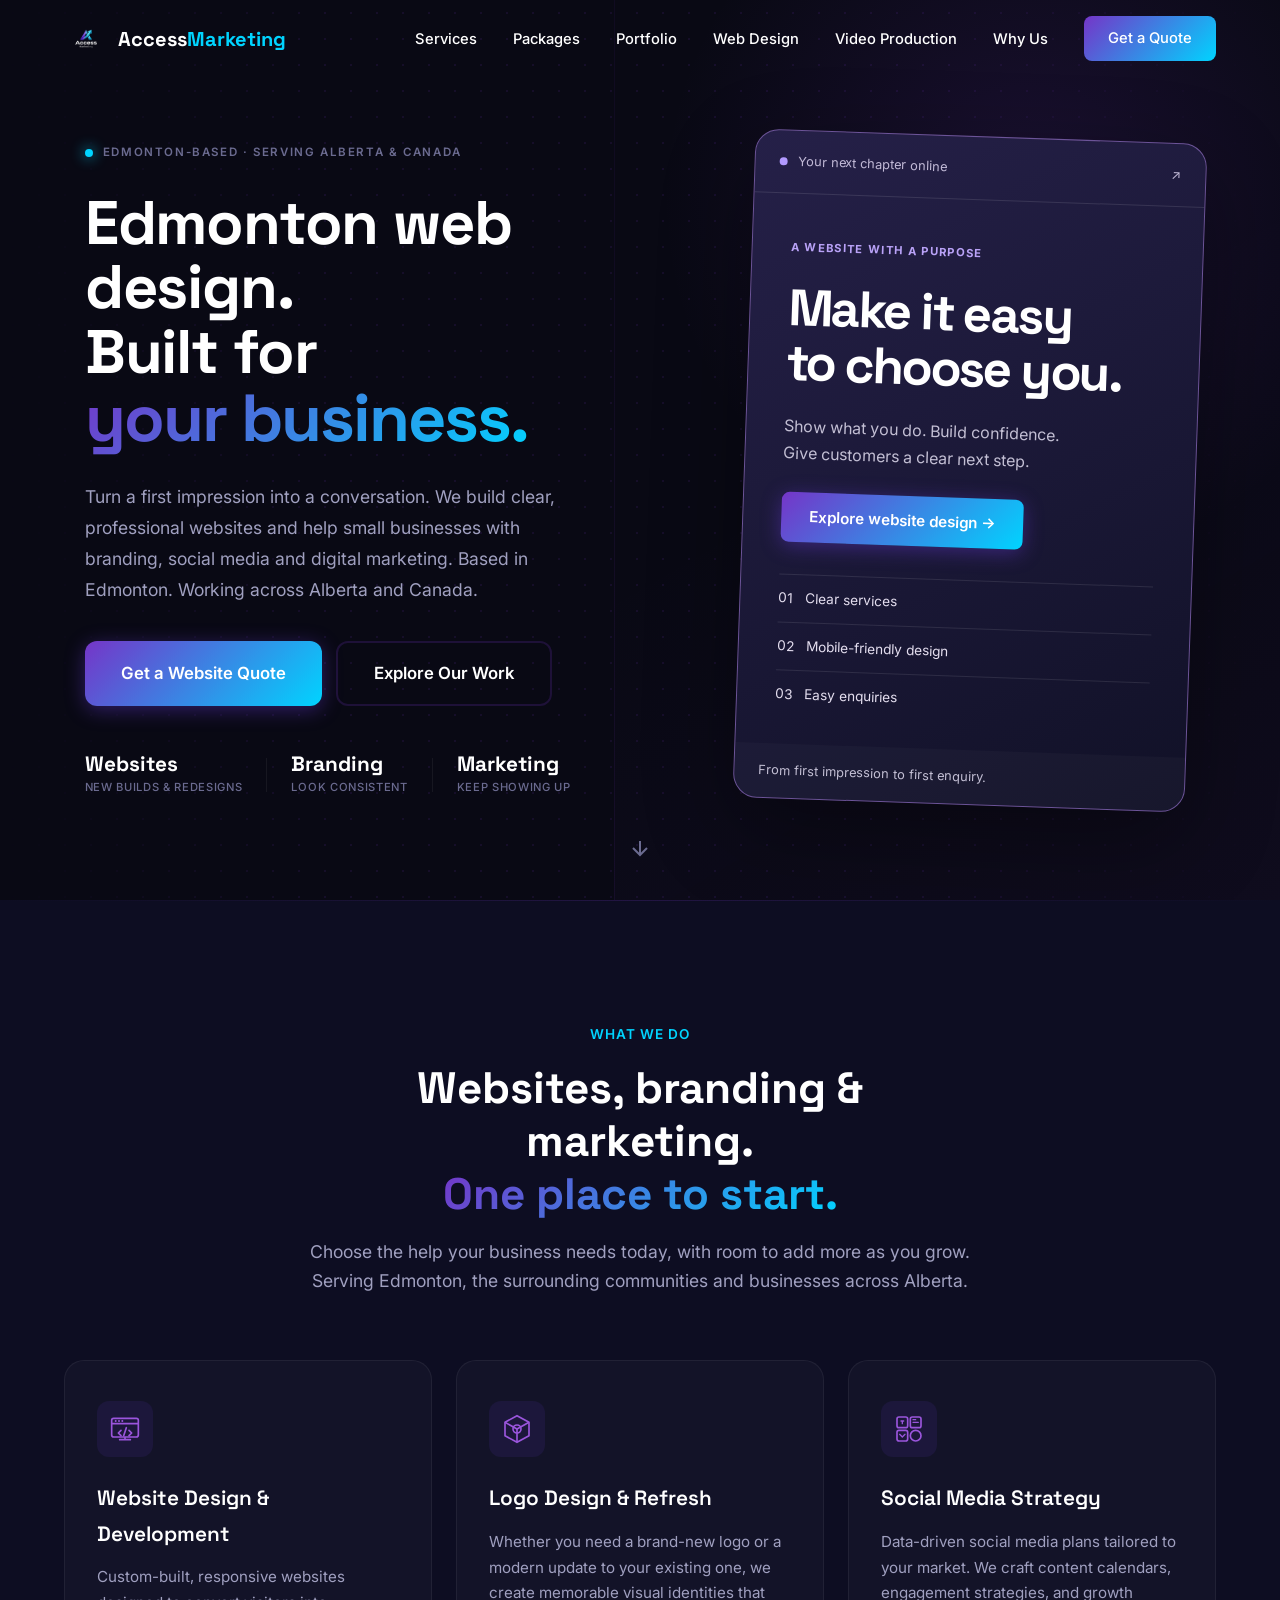
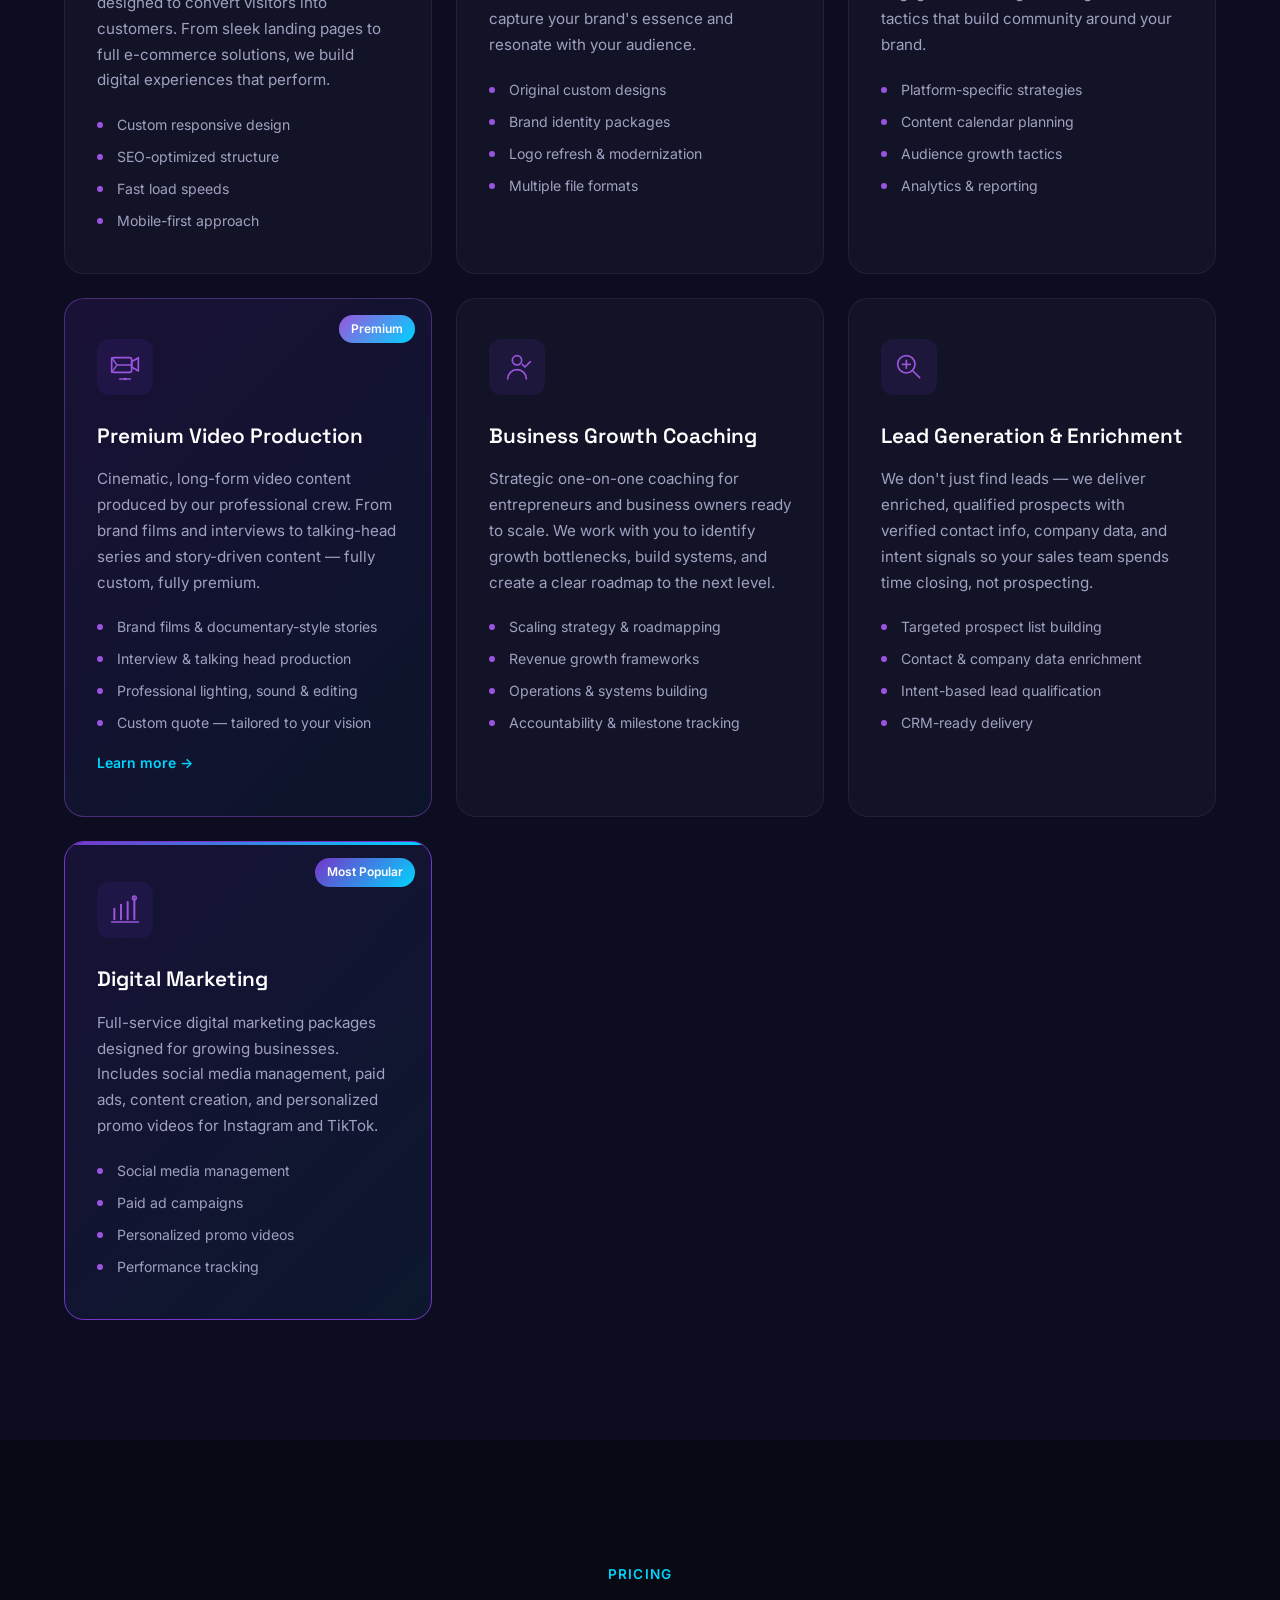
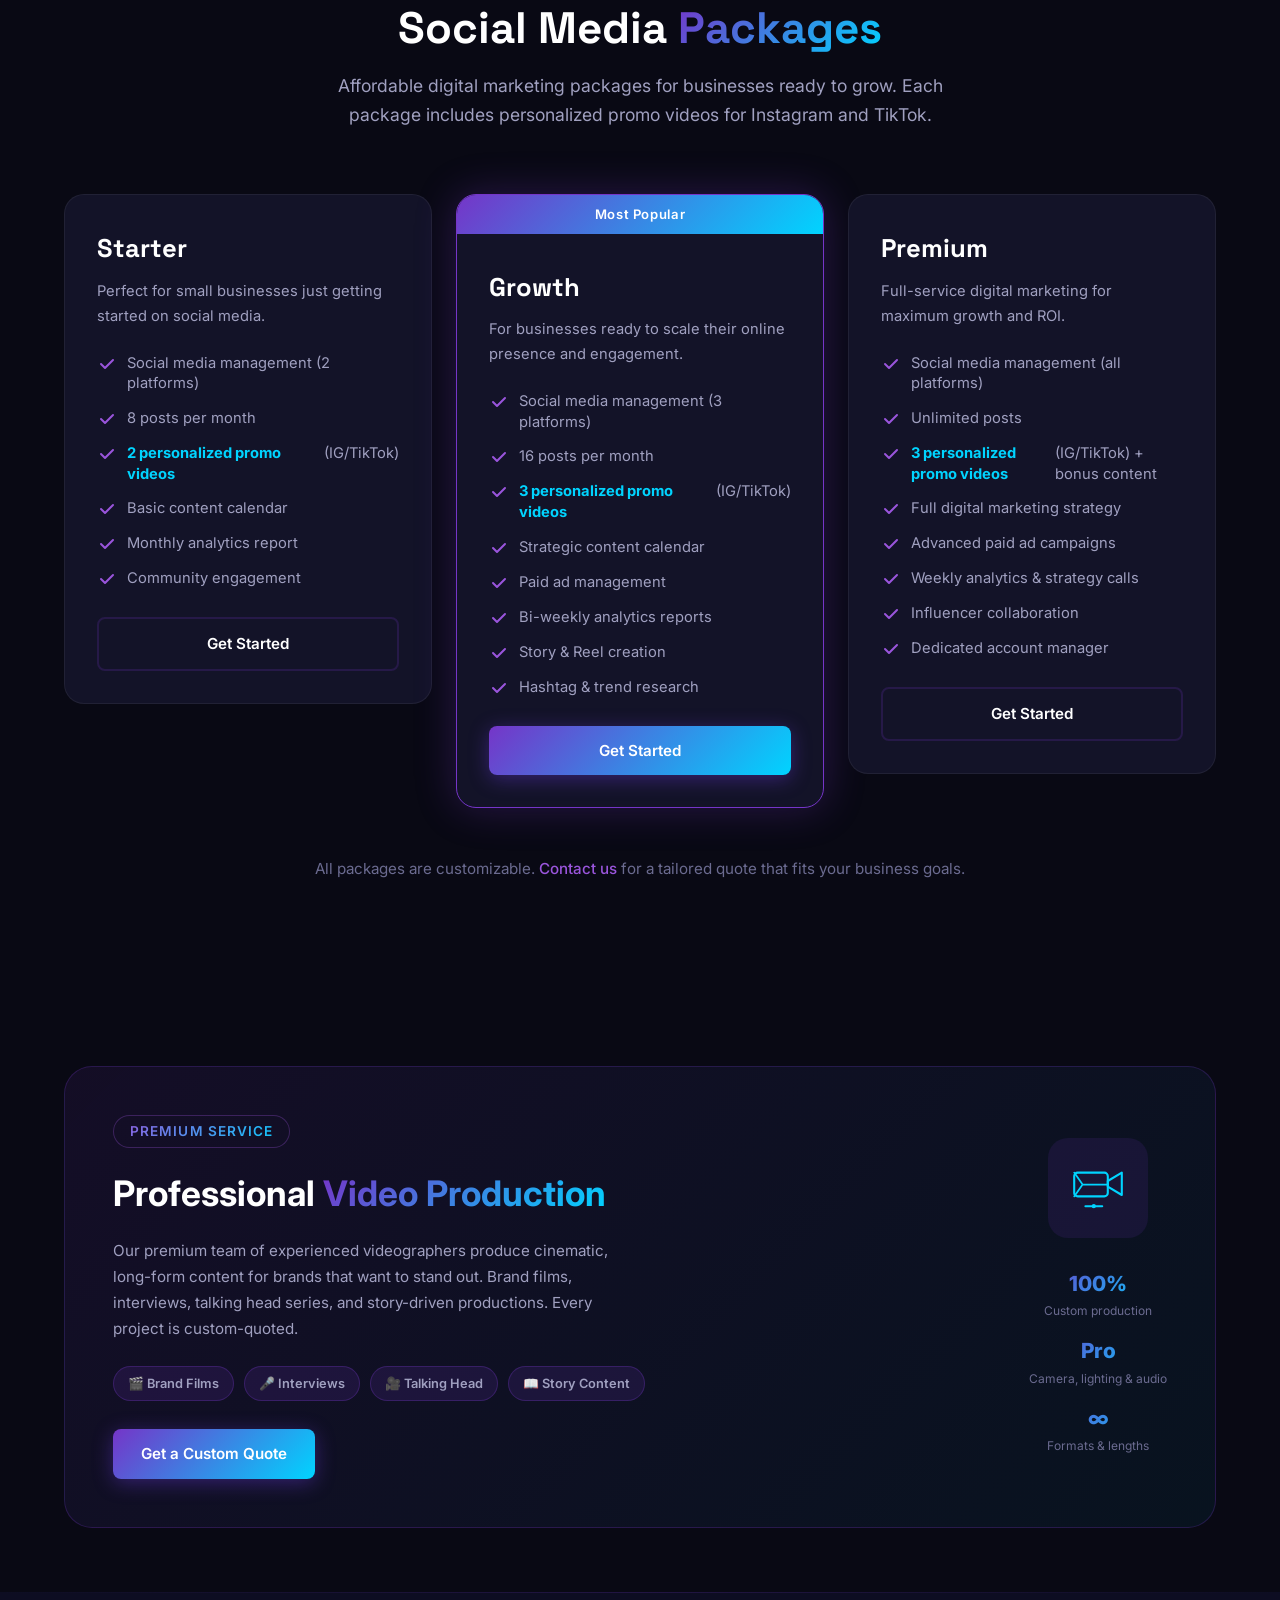
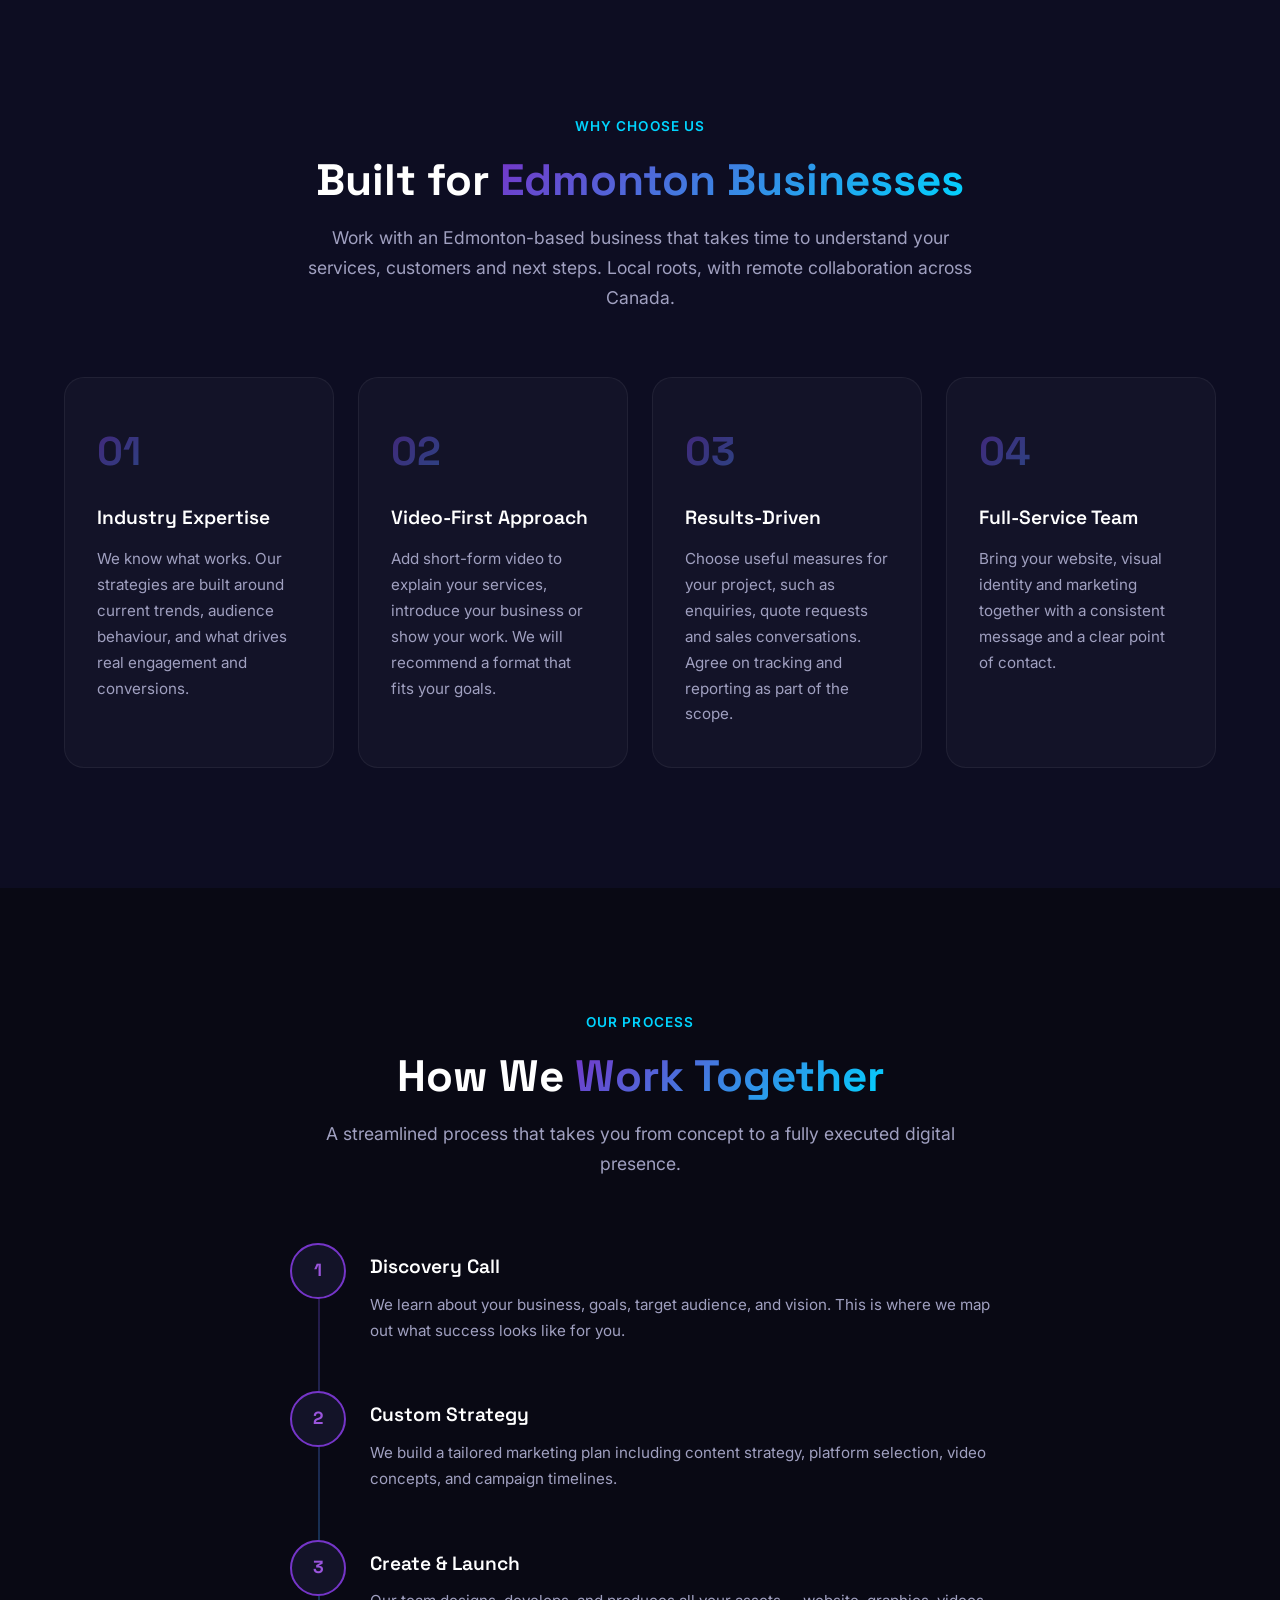
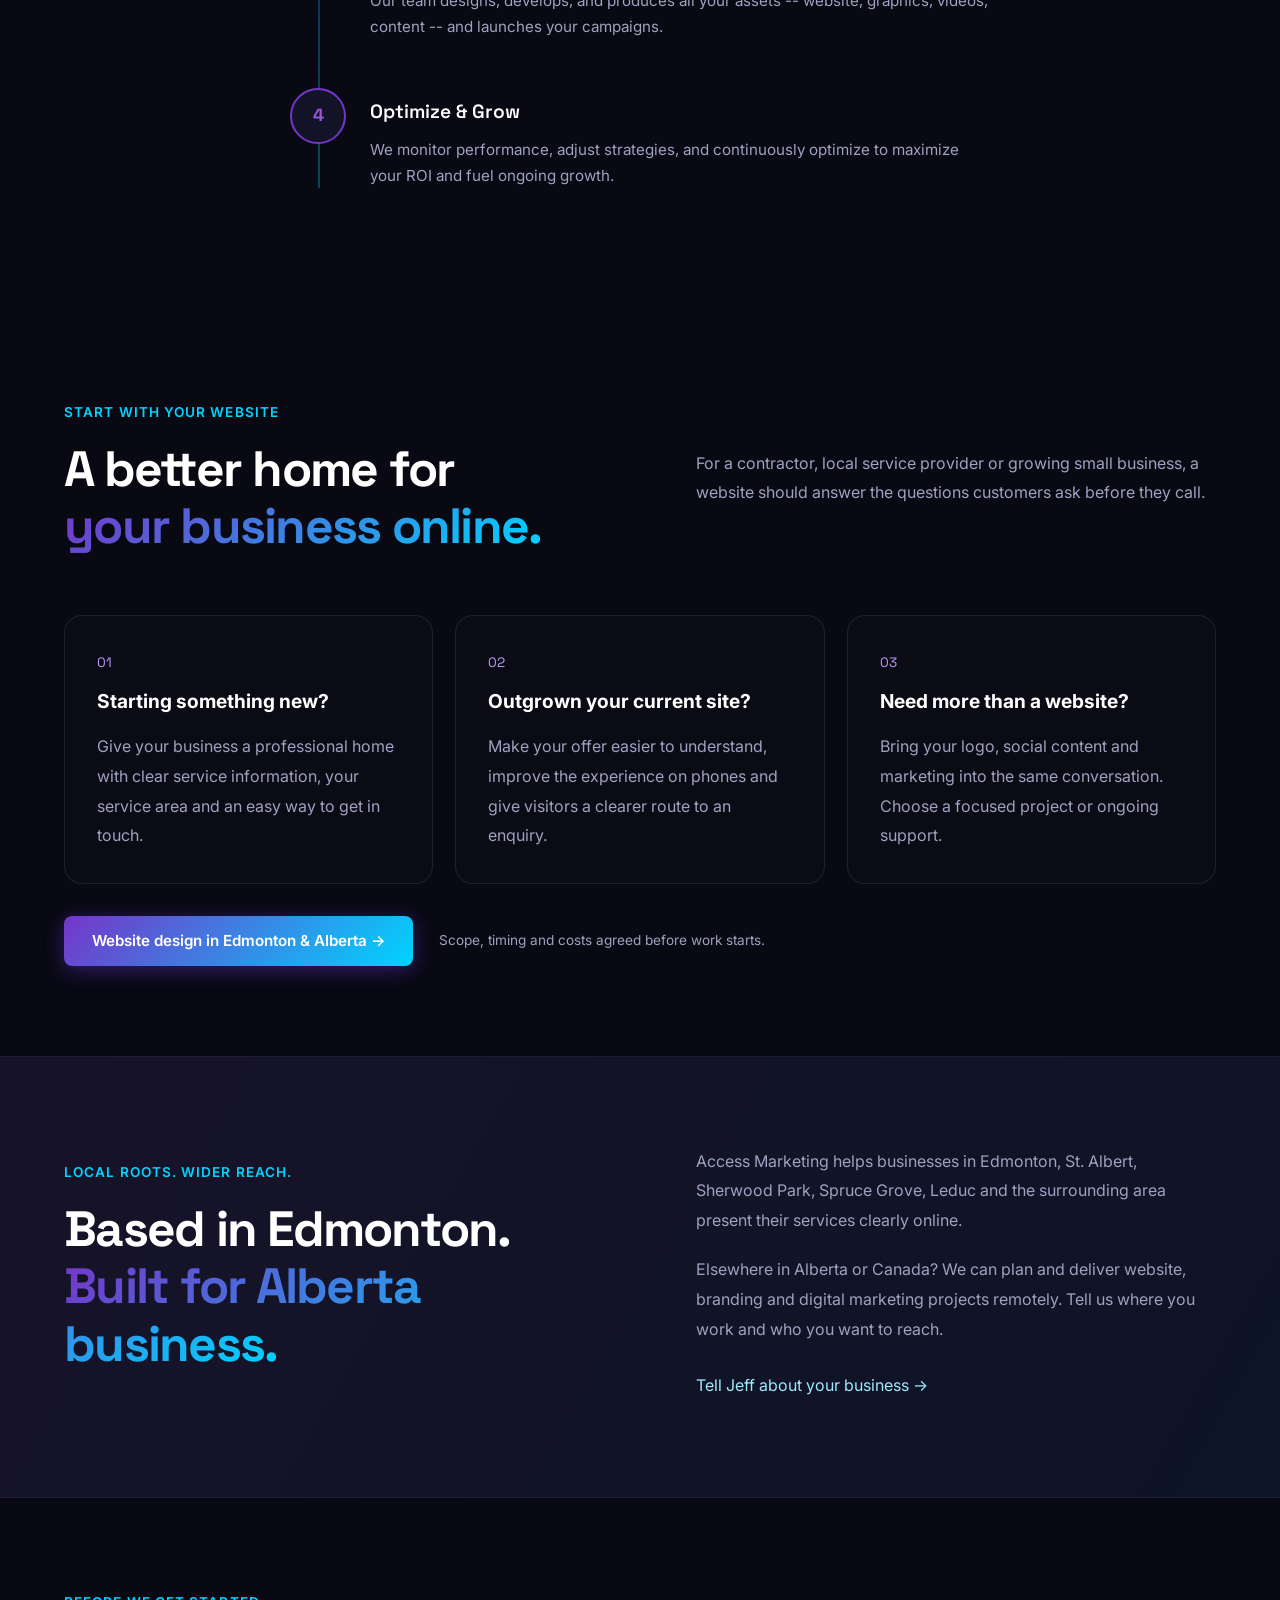
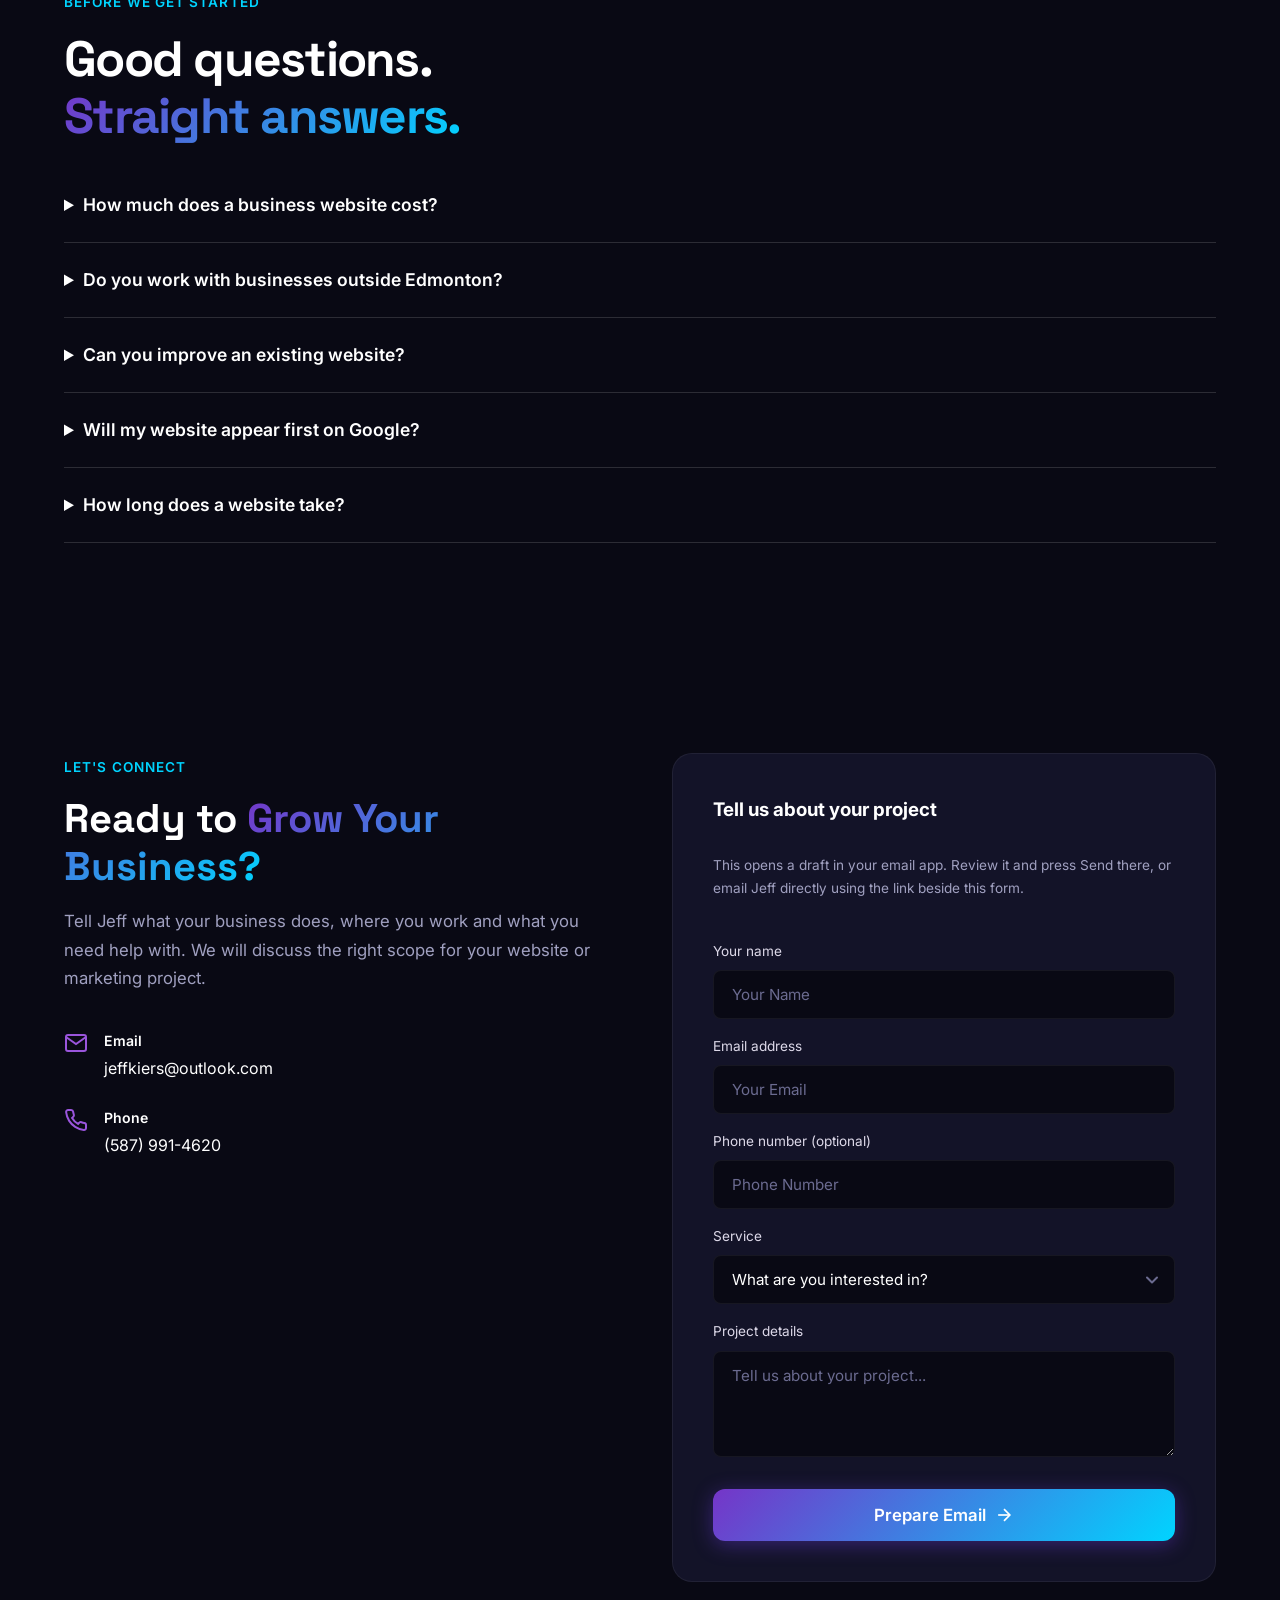
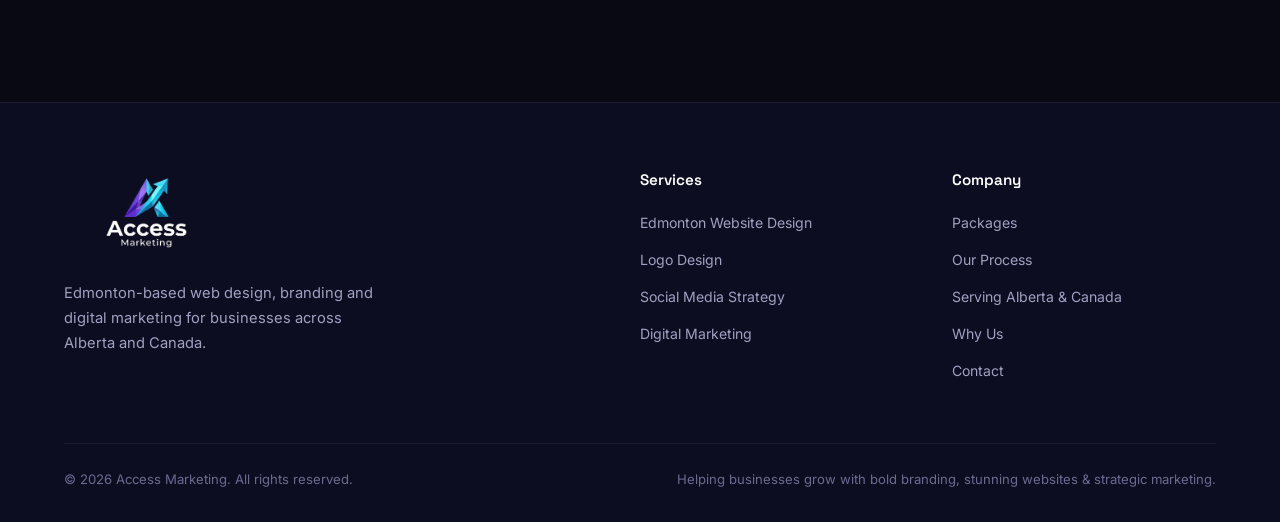
<file: index.html>
<!DOCTYPE html>
<html lang="en">
<head>
  <meta charset="UTF-8">
  <meta name="viewport" content="width=device-width, initial-scale=1.0">

  <!-- Primary SEO -->
  <title>Edmonton Web Design & Alberta Marketing | Access Marketing</title>
  <meta name="description" content="Web design, branding and digital marketing for Edmonton and Alberta small businesses. Edmonton-based, serving Canada. Explore our work and request a website quote.">
  <link rel="canonical" href="https://accessmarketing.ca/">

  <!-- Favicon -->
  <link rel="icon" type="image/png" sizes="32x32" href="favicon-32.png">
  <link rel="apple-touch-icon" sizes="180x180" href="apple-touch-icon.png">

  <!-- Open Graph (Facebook, LinkedIn, iMessage previews) -->
  <meta property="og:type" content="website">
  <meta property="og:url" content="https://accessmarketing.ca/">
  <meta property="og:title" content="Edmonton Web Design & Alberta Marketing | Access Marketing">
  <meta property="og:description" content="Web design, branding and digital marketing for Edmonton and Alberta small businesses. Edmonton-based, serving Canada. Explore our work and request a website quote.">
  <meta property="og:image" content="https://accessmarketing.ca/accesslogo.png">
  <meta property="og:site_name" content="Access Marketing">
  <meta property="og:locale" content="en_CA">

  <!-- Twitter / X Card -->
  <meta name="twitter:card" content="summary">
  <meta name="twitter:title" content="Edmonton Web Design & Alberta Marketing | Access Marketing">
  <meta name="twitter:description" content="Web design, branding and digital marketing for Edmonton and Alberta small businesses. Edmonton-based, serving Canada. Explore our work and request a website quote.">
  <meta name="twitter:image" content="https://accessmarketing.ca/accesslogo.png">

  <!-- Local Business Structured Data -->
  <script type="application/ld+json">{
  "@context": "https://schema.org",
  "@type": "Organization",
  "@id": "https://accessmarketing.ca/#organization",
  "name": "Access Marketing",
  "url": "https://accessmarketing.ca/",
  "logo": "https://accessmarketing.ca/accesslogo.png",
  "description": "Web design, branding and digital marketing for Edmonton and Alberta small businesses. Edmonton-based, serving Canada. Explore our work and request a website quote.",
  "telephone": "+15879914620",
  "email": "jeffkiers@outlook.com",
  "address": {
    "@type": "PostalAddress",
    "addressLocality": "Edmonton",
    "addressRegion": "AB",
    "addressCountry": "CA"
  },
  "areaServed": [
    {
      "@type": "City",
      "name": "Edmonton"
    },
    {
      "@type": "AdministrativeArea",
      "name": "Alberta"
    },
    {
      "@type": "Country",
      "name": "Canada"
    }
  ]
}</script>

  <link rel="preconnect" href="https://fonts.googleapis.com">
  <link rel="preconnect" href="https://fonts.gstatic.com" crossorigin>
  <link href="https://fonts.googleapis.com/css2?family=Inter:wght@300;400;500;600;700;800;900&family=Space+Grotesk:wght@400;500;600;700&display=swap" rel="stylesheet">
  <link rel="stylesheet" href="styles.css">
</head>
<body>
  <a class="skip-link" href="#services">Skip to content</a>
  <!-- Navigation -->
  <nav class="navbar" id="navbar">
    <div class="container nav-container">
      <a href="#" class="logo">
        <img src="accesslogo.png" alt="Access Marketing" class="logo-emblem">
        <span class="logo-text">Access<span class="logo-accent">Marketing</span></span>
      </a>
      <ul class="nav-links" id="navLinks">
        <li><a href="#services">Services</a></li>
        <li><a href="#packages">Packages</a></li>
        <li><a href="portfolio.html">Portfolio</a></li>
        <li><a href="web-design-edmonton.html">Web Design</a></li>
        <li><a href="#video-production">Video Production</a></li>
        <li><a href="#why-us">Why Us</a></li>
        <li><a href="#contact" class="btn btn-nav">Get a Quote</a></li>
      </ul>
      <button class="mobile-toggle" id="mobileToggle" aria-label="Toggle menu" aria-expanded="false" aria-controls="navLinks">
        <span></span>
        <span></span>
        <span></span>
      </button>
    </div>
  </nav>

  <!-- Hero Section -->
  <header class="hero" id="hero">
    <div class="hero-bg">
      <div class="hero-glow"></div>
      <div class="hero-dots"></div>
      <div class="hero-slash"></div>
    </div>

    <div class="container">
      <div class="hero-split">

        <!-- Left: Copy -->
        <div class="hero-left">
          <div class="hero-eyebrow">
            <span class="eyebrow-dot"></span>
            Edmonton-based · Serving Alberta & Canada
          </div>

          <h1 class="hero-headline"><span class="hl-1">Edmonton web design.</span><span class="hl-2">Built for</span><span class="hl-3"><span class="gradient-text">your business.</span></span></h1>

          <p class="hero-sub">Turn a first impression into a conversation. We build clear, professional websites and help small businesses with branding, social media and digital marketing. Based in Edmonton. Working across Alberta and Canada.</p>

          <div class="hero-actions">
            <a href="#contact" class="btn btn-primary btn-lg">Get a Website Quote</a>
            <a href="portfolio.html" class="btn btn-outline btn-lg">Explore Our Work</a>
          </div>

          <div class="hero-proof"><div class="proof-item"><strong>Websites</strong><span>New builds & redesigns</span></div><div class="proof-divider"></div><div class="proof-item"><strong>Branding</strong><span>Look consistent</span></div><div class="proof-divider"></div><div class="proof-item"><strong>Marketing</strong><span>Keep showing up</span></div></div></div>

        <div class="hero-right"><div class="business-preview"><div class="preview-top"><span class="preview-dot"></span><span>Your next chapter online</span><span>↗</span></div><div class="preview-body"><span class="preview-kicker">A WEBSITE WITH A PURPOSE</span><h2>Make it easy<br>to choose you.</h2><p>Show what you do. Build confidence.<br>Give customers a clear next step.</p><a href="web-design-edmonton.html" class="btn btn-primary">Explore website design →</a><div class="preview-features"><span>01 &nbsp; Clear services</span><span>02 &nbsp; Mobile-friendly design</span><span>03 &nbsp; Easy enquiries</span></div></div><div class="preview-footer">From first impression to first enquiry.</div></div></div></div></div><div class="hero-scroll">
      <a href="#services" aria-label="Scroll down">
        <svg width="24" height="24" viewBox="0 0 24 24" fill="none" stroke="currentColor" stroke-width="2"><path d="M12 5v14M5 12l7 7 7-7"/></svg>
      </a>
    </div>
  </header>

  <!-- Services Section -->
  <section class="services" id="services">
    <div class="container">
      <div class="section-header">
        <span class="section-tag">What We Do</span>
        <h2>Websites, branding & marketing.<br><span class="gradient-text">One place to start.</span></h2>
        <p>Choose the help your business needs today, with room to add more as you grow. Serving Edmonton, the surrounding communities and businesses across Alberta.</p>
      </div>
      <div class="services-grid">
        <!-- Website Development -->
        <div class="service-card" data-aos>
          <div class="service-icon">
            <svg viewBox="0 0 48 48" fill="none" xmlns="http://www.w3.org/2000/svg">
              <rect x="4" y="8" width="40" height="28" rx="3" stroke="currentColor" stroke-width="2.5"/>
              <path d="M4 16h40" stroke="currentColor" stroke-width="2.5"/>
              <circle cx="10" cy="12" r="1.5" fill="currentColor"/>
              <circle cx="15" cy="12" r="1.5" fill="currentColor"/>
              <circle cx="20" cy="12" r="1.5" fill="currentColor"/>
              <path d="M18 26l-4 4 4 4M30 26l4 4-4 4M22 34l4-12" stroke="currentColor" stroke-width="2.5" stroke-linecap="round" stroke-linejoin="round"/>
              <path d="M16 40h16" stroke="currentColor" stroke-width="2.5" stroke-linecap="round"/>
              <path d="M24 36v4" stroke="currentColor" stroke-width="2.5"/>
            </svg>
          </div>
          <h3><a href="web-design-edmonton.html">Website Design & Development</a></h3>
          <p>Custom-built, responsive websites designed to convert visitors into customers. From sleek landing pages to full e-commerce solutions, we build digital experiences that perform.</p>
          <ul class="service-features">
            <li>Custom responsive design</li>
            <li>SEO-optimized structure</li>
            <li>Fast load speeds</li>
            <li>Mobile-first approach</li>
          </ul>
        </div>
        <!-- Logo Design -->
        <div class="service-card" data-aos>
          <div class="service-icon">
            <svg viewBox="0 0 48 48" fill="none" xmlns="http://www.w3.org/2000/svg">
              <path d="M24 4L6 14v20l18 10 18-10V14L24 4z" stroke="currentColor" stroke-width="2.5" stroke-linejoin="round"/>
              <path d="M6 14l18 10 18-10" stroke="currentColor" stroke-width="2.5" stroke-linejoin="round"/>
              <path d="M24 44V24" stroke="currentColor" stroke-width="2.5"/>
              <circle cx="24" cy="24" r="6" stroke="currentColor" stroke-width="2.5"/>
            </svg>
          </div>
          <h3>Logo Design & Refresh</h3>
          <p>Whether you need a brand-new logo or a modern update to your existing one, we create memorable visual identities that capture your brand's essence and resonate with your audience.</p>
          <ul class="service-features">
            <li>Original custom designs</li>
            <li>Brand identity packages</li>
            <li>Logo refresh & modernization</li>
            <li>Multiple file formats</li>
          </ul>
        </div>
        <!-- Social Media Strategy -->
        <div class="service-card" data-aos>
          <div class="service-icon">
            <svg viewBox="0 0 48 48" fill="none" xmlns="http://www.w3.org/2000/svg">
              <rect x="6" y="6" width="16" height="16" rx="3" stroke="currentColor" stroke-width="2.5"/>
              <rect x="26" y="6" width="16" height="16" rx="3" stroke="currentColor" stroke-width="2.5"/>
              <rect x="6" y="26" width="16" height="16" rx="3" stroke="currentColor" stroke-width="2.5"/>
              <rect x="26" y="26" width="16" height="16" rx="8" stroke="currentColor" stroke-width="2.5"/>
              <path d="M14 12v4M14 12h-2M14 12h2" stroke="currentColor" stroke-width="2" stroke-linecap="round"/>
              <path d="M30 14h8" stroke="currentColor" stroke-width="2" stroke-linecap="round"/>
              <path d="M30 10h4" stroke="currentColor" stroke-width="2" stroke-linecap="round"/>
              <path d="M10 32l4 4 4-4" stroke="currentColor" stroke-width="2" stroke-linecap="round" stroke-linejoin="round"/>
            </svg>
          </div>
          <h3>Social Media Strategy</h3>
          <p>Data-driven social media plans tailored to your market. We craft content calendars, engagement strategies, and growth tactics that build community around your brand.</p>
          <ul class="service-features">
            <li>Platform-specific strategies</li>
            <li>Content calendar planning</li>
            <li>Audience growth tactics</li>
            <li>Analytics & reporting</li>
          </ul>
        </div>
        <!-- Premium Video Production -->
        <div class="service-card premium-video" data-aos>
          <div class="service-badge premium-badge">Premium</div>
          <div class="service-icon">
            <svg viewBox="0 0 48 48" fill="none" xmlns="http://www.w3.org/2000/svg">
              <rect x="4" y="10" width="30" height="22" rx="3" stroke="currentColor" stroke-width="2.5"/>
              <path d="M34 16l10-6v20l-10-6V16z" stroke="currentColor" stroke-width="2.5" stroke-linejoin="round"/>
              <path d="M4 10l8 11M4 32l8-11M12 21h22" stroke="currentColor" stroke-width="2" stroke-linecap="round"/>
              <circle cx="24" cy="42" r="2" fill="currentColor"/>
              <path d="M16 42h16" stroke="currentColor" stroke-width="2.5" stroke-linecap="round"/>
            </svg>
          </div>
          <h3>Premium Video Production</h3>
          <p>Cinematic, long-form video content produced by our professional crew. From brand films and interviews to talking-head series and story-driven content — fully custom, fully premium.</p>
          <ul class="service-features">
            <li>Brand films & documentary-style stories</li>
            <li>Interview & talking head production</li>
            <li>Professional lighting, sound & editing</li>
            <li>Custom quote — tailored to your vision</li>
          </ul>
          <a href="#video-production" class="service-link">Learn more →</a>
        </div>
        <!-- Business Growth Coaching -->
        <div class="service-card" data-aos>
          <div class="service-icon">
            <svg viewBox="0 0 48 48" fill="none" xmlns="http://www.w3.org/2000/svg">
              <circle cx="24" cy="14" r="7" stroke="currentColor" stroke-width="2.5"/>
              <path d="M10 42c0-7.732 6.268-14 14-14s14 6.268 14 14" stroke="currentColor" stroke-width="2.5" stroke-linecap="round"/>
              <path d="M32 20l4 4 8-8" stroke="currentColor" stroke-width="2.5" stroke-linecap="round" stroke-linejoin="round"/>
            </svg>
          </div>
          <h3>Business Growth Coaching</h3>
          <p>Strategic one-on-one coaching for entrepreneurs and business owners ready to scale. We work with you to identify growth bottlenecks, build systems, and create a clear roadmap to the next level.</p>
          <ul class="service-features">
            <li>Scaling strategy & roadmapping</li>
            <li>Revenue growth frameworks</li>
            <li>Operations & systems building</li>
            <li>Accountability & milestone tracking</li>
          </ul>
        </div>
        <!-- Lead Generation -->
        <div class="service-card" data-aos>
          <div class="service-icon">
            <svg viewBox="0 0 48 48" fill="none" xmlns="http://www.w3.org/2000/svg">
              <circle cx="20" cy="20" r="13" stroke="currentColor" stroke-width="2.5"/>
              <path d="M30 30l10 10" stroke="currentColor" stroke-width="2.5" stroke-linecap="round"/>
              <path d="M14 20h12M20 14v12" stroke="currentColor" stroke-width="2.5" stroke-linecap="round"/>
            </svg>
          </div>
          <h3>Lead Generation & Enrichment</h3>
          <p>We don't just find leads — we deliver enriched, qualified prospects with verified contact info, company data, and intent signals so your sales team spends time closing, not prospecting.</p>
          <ul class="service-features">
            <li>Targeted prospect list building</li>
            <li>Contact & company data enrichment</li>
            <li>Intent-based lead qualification</li>
            <li>CRM-ready delivery</li>
          </ul>
        </div>
        <!-- Digital Marketing -->
        <div class="service-card featured" data-aos>
          <div class="service-badge">Most Popular</div>
          <div class="service-icon">
            <svg viewBox="0 0 48 48" fill="none" xmlns="http://www.w3.org/2000/svg">
              <path d="M8 38V22" stroke="currentColor" stroke-width="3" stroke-linecap="round"/>
              <path d="M18 38V16" stroke="currentColor" stroke-width="3" stroke-linecap="round"/>
              <path d="M28 38V12" stroke="currentColor" stroke-width="3" stroke-linecap="round"/>
              <path d="M38 38V6" stroke="currentColor" stroke-width="3" stroke-linecap="round"/>
              <path d="M4 42h40" stroke="currentColor" stroke-width="2.5" stroke-linecap="round"/>
              <circle cx="38" cy="6" r="3" stroke="currentColor" stroke-width="2"/>
            </svg>
          </div>
          <h3>Digital Marketing</h3>
          <p>Full-service digital marketing packages designed for growing businesses. Includes social media management, paid ads, content creation, and personalized promo videos for Instagram and TikTok.</p>
          <ul class="service-features">
            <li>Social media management</li>
            <li>Paid ad campaigns</li>
            <li>Personalized promo videos</li>
            <li>Performance tracking</li>
          </ul>
        </div>
      </div>
    </div>
  </section>

  <!-- Packages Section -->
  <section class="packages" id="packages">
    <div class="container">
      <div class="section-header">
        <span class="section-tag">Pricing</span>
        <h2>Social Media <span class="gradient-text">Packages</span></h2>
        <p>Affordable digital marketing packages for businesses ready to grow. Each package includes personalized promo videos for Instagram and TikTok.</p>
      </div>
      <div class="packages-grid">
        <!-- Starter Package -->
        <div class="package-card" data-aos>
          <div class="package-header">
            <h3>Starter</h3>
            <p class="package-desc">Perfect for small businesses just getting started on social media.</p>
          </div>
          <div class="package-body">
            <ul class="package-features">
              <li>
                <svg class="check" viewBox="0 0 20 20"><path d="M16.707 5.293a1 1 0 010 1.414l-8 8a1 1 0 01-1.414 0l-4-4a1 1 0 011.414-1.414L8 12.586l7.293-7.293a1 1 0 011.414 0z"/></svg>
                Social media management (2 platforms)
              </li>
              <li>
                <svg class="check" viewBox="0 0 20 20"><path d="M16.707 5.293a1 1 0 010 1.414l-8 8a1 1 0 01-1.414 0l-4-4a1 1 0 011.414-1.414L8 12.586l7.293-7.293a1 1 0 011.414 0z"/></svg>
                8 posts per month
              </li>
              <li>
                <svg class="check" viewBox="0 0 20 20"><path d="M16.707 5.293a1 1 0 010 1.414l-8 8a1 1 0 01-1.414 0l-4-4a1 1 0 011.414-1.414L8 12.586l7.293-7.293a1 1 0 011.414 0z"/></svg>
                <strong>2 personalized promo videos</strong> (IG/TikTok)
              </li>
              <li>
                <svg class="check" viewBox="0 0 20 20"><path d="M16.707 5.293a1 1 0 010 1.414l-8 8a1 1 0 01-1.414 0l-4-4a1 1 0 011.414-1.414L8 12.586l7.293-7.293a1 1 0 011.414 0z"/></svg>
                Basic content calendar
              </li>
              <li>
                <svg class="check" viewBox="0 0 20 20"><path d="M16.707 5.293a1 1 0 010 1.414l-8 8a1 1 0 01-1.414 0l-4-4a1 1 0 011.414-1.414L8 12.586l7.293-7.293a1 1 0 011.414 0z"/></svg>
                Monthly analytics report
              </li>
              <li>
                <svg class="check" viewBox="0 0 20 20"><path d="M16.707 5.293a1 1 0 010 1.414l-8 8a1 1 0 01-1.414 0l-4-4a1 1 0 011.414-1.414L8 12.586l7.293-7.293a1 1 0 011.414 0z"/></svg>
                Community engagement
              </li>
            </ul>
            <a href="#contact" class="btn btn-outline btn-block">Get Started</a>
          </div>
        </div>
        <!-- Growth Package -->
        <div class="package-card popular" data-aos>
          <div class="popular-badge">Most Popular</div>
          <div class="package-header">
            <h3>Growth</h3>
            <p class="package-desc">For businesses ready to scale their online presence and engagement.</p>
          </div>
          <div class="package-body">
            <ul class="package-features">
              <li>
                <svg class="check" viewBox="0 0 20 20"><path d="M16.707 5.293a1 1 0 010 1.414l-8 8a1 1 0 01-1.414 0l-4-4a1 1 0 011.414-1.414L8 12.586l7.293-7.293a1 1 0 011.414 0z"/></svg>
                Social media management (3 platforms)
              </li>
              <li>
                <svg class="check" viewBox="0 0 20 20"><path d="M16.707 5.293a1 1 0 010 1.414l-8 8a1 1 0 01-1.414 0l-4-4a1 1 0 011.414-1.414L8 12.586l7.293-7.293a1 1 0 011.414 0z"/></svg>
                16 posts per month
              </li>
              <li>
                <svg class="check" viewBox="0 0 20 20"><path d="M16.707 5.293a1 1 0 010 1.414l-8 8a1 1 0 01-1.414 0l-4-4a1 1 0 011.414-1.414L8 12.586l7.293-7.293a1 1 0 011.414 0z"/></svg>
                <strong>3 personalized promo videos</strong> (IG/TikTok)
              </li>
              <li>
                <svg class="check" viewBox="0 0 20 20"><path d="M16.707 5.293a1 1 0 010 1.414l-8 8a1 1 0 01-1.414 0l-4-4a1 1 0 011.414-1.414L8 12.586l7.293-7.293a1 1 0 011.414 0z"/></svg>
                Strategic content calendar
              </li>
              <li>
                <svg class="check" viewBox="0 0 20 20"><path d="M16.707 5.293a1 1 0 010 1.414l-8 8a1 1 0 01-1.414 0l-4-4a1 1 0 011.414-1.414L8 12.586l7.293-7.293a1 1 0 011.414 0z"/></svg>
                Paid ad management
              </li>
              <li>
                <svg class="check" viewBox="0 0 20 20"><path d="M16.707 5.293a1 1 0 010 1.414l-8 8a1 1 0 01-1.414 0l-4-4a1 1 0 011.414-1.414L8 12.586l7.293-7.293a1 1 0 011.414 0z"/></svg>
                Bi-weekly analytics reports
              </li>
              <li>
                <svg class="check" viewBox="0 0 20 20"><path d="M16.707 5.293a1 1 0 010 1.414l-8 8a1 1 0 01-1.414 0l-4-4a1 1 0 011.414-1.414L8 12.586l7.293-7.293a1 1 0 011.414 0z"/></svg>
                Story & Reel creation
              </li>
              <li>
                <svg class="check" viewBox="0 0 20 20"><path d="M16.707 5.293a1 1 0 010 1.414l-8 8a1 1 0 01-1.414 0l-4-4a1 1 0 011.414-1.414L8 12.586l7.293-7.293a1 1 0 011.414 0z"/></svg>
                Hashtag & trend research
              </li>
            </ul>
            <a href="#contact" class="btn btn-primary btn-block">Get Started</a>
          </div>
        </div>
        <!-- Premium Package -->
        <div class="package-card" data-aos>
          <div class="package-header">
            <h3>Premium</h3>
            <p class="package-desc">Full-service digital marketing for maximum growth and ROI.</p>
          </div>
          <div class="package-body">
            <ul class="package-features">
              <li>
                <svg class="check" viewBox="0 0 20 20"><path d="M16.707 5.293a1 1 0 010 1.414l-8 8a1 1 0 01-1.414 0l-4-4a1 1 0 011.414-1.414L8 12.586l7.293-7.293a1 1 0 011.414 0z"/></svg>
                Social media management (all platforms)
              </li>
              <li>
                <svg class="check" viewBox="0 0 20 20"><path d="M16.707 5.293a1 1 0 010 1.414l-8 8a1 1 0 01-1.414 0l-4-4a1 1 0 011.414-1.414L8 12.586l7.293-7.293a1 1 0 011.414 0z"/></svg>
                Unlimited posts
              </li>
              <li>
                <svg class="check" viewBox="0 0 20 20"><path d="M16.707 5.293a1 1 0 010 1.414l-8 8a1 1 0 01-1.414 0l-4-4a1 1 0 011.414-1.414L8 12.586l7.293-7.293a1 1 0 011.414 0z"/></svg>
                <strong>3 personalized promo videos</strong> (IG/TikTok) + bonus content
              </li>
              <li>
                <svg class="check" viewBox="0 0 20 20"><path d="M16.707 5.293a1 1 0 010 1.414l-8 8a1 1 0 01-1.414 0l-4-4a1 1 0 011.414-1.414L8 12.586l7.293-7.293a1 1 0 011.414 0z"/></svg>
                Full digital marketing strategy
              </li>
              <li>
                <svg class="check" viewBox="0 0 20 20"><path d="M16.707 5.293a1 1 0 010 1.414l-8 8a1 1 0 01-1.414 0l-4-4a1 1 0 011.414-1.414L8 12.586l7.293-7.293a1 1 0 011.414 0z"/></svg>
                Advanced paid ad campaigns
              </li>
              <li>
                <svg class="check" viewBox="0 0 20 20"><path d="M16.707 5.293a1 1 0 010 1.414l-8 8a1 1 0 01-1.414 0l-4-4a1 1 0 011.414-1.414L8 12.586l7.293-7.293a1 1 0 011.414 0z"/></svg>
                Weekly analytics & strategy calls
              </li>
              <li>
                <svg class="check" viewBox="0 0 20 20"><path d="M16.707 5.293a1 1 0 010 1.414l-8 8a1 1 0 01-1.414 0l-4-4a1 1 0 011.414-1.414L8 12.586l7.293-7.293a1 1 0 011.414 0z"/></svg>
                Influencer collaboration
              </li>
              <li>
                <svg class="check" viewBox="0 0 20 20"><path d="M16.707 5.293a1 1 0 010 1.414l-8 8a1 1 0 01-1.414 0l-4-4a1 1 0 011.414-1.414L8 12.586l7.293-7.293a1 1 0 011.414 0z"/></svg>
                Dedicated account manager
              </li>
            </ul>
            <a href="#contact" class="btn btn-outline btn-block">Get Started</a>
          </div>
        </div>
      </div>
      <p class="packages-note">All packages are customizable. <a href="#contact">Contact us</a> for a tailored quote that fits your business goals.</p>
    </div>
  </section>

  <!-- Premium Video Production Section -->
  <section class="video-production" id="video-production">
    <div class="container">
      <div class="video-spotlight" data-aos>
        <div class="video-spotlight-left">
          <span class="section-tag premium-tag">Premium Service</span>
          <h2>Professional <span class="gradient-text">Video Production</span></h2>
          <p>Our premium team of experienced videographers produce cinematic, long-form content for brands that want to stand out. Brand films, interviews, talking head series, and story-driven productions. Every project is custom-quoted.</p>
          <div class="video-format-pills">
            <span class="video-pill">🎬 Brand Films</span>
            <span class="video-pill">🎤 Interviews</span>
            <span class="video-pill">🎥 Talking Head</span>
            <span class="video-pill">📖 Story Content</span>
          </div>
          <a href="#contact" class="btn btn-primary">Get a Custom Quote</a>
        </div>
        <div class="video-spotlight-right">
          <div class="video-spotlight-icon">
            <svg viewBox="0 0 80 80" fill="none" xmlns="http://www.w3.org/2000/svg">
              <rect x="6" y="18" width="48" height="34" rx="5" stroke="currentColor" stroke-width="3"/>
              <path d="M54 30l20-12v32L54 38V30z" stroke="currentColor" stroke-width="3" stroke-linejoin="round"/>
              <path d="M6 18l12 17M6 52l12-17M18 35h36" stroke="currentColor" stroke-width="2.5" stroke-linecap="round"/>
              <circle cx="34" cy="66" r="3" fill="currentColor"/>
              <path d="M22 66h24" stroke="currentColor" stroke-width="3" stroke-linecap="round"/>
            </svg>
          </div>
          <div class="video-spotlight-stats">
            <div class="video-stat"><span>100%</span><p>Custom production</p></div>
            <div class="video-stat"><span>Pro</span><p>Camera, lighting & audio</p></div>
            <div class="video-stat"><span>∞</span><p>Formats & lengths</p></div>
          </div>
        </div>
      </div>
    </div>
  </section>

  <!-- Why Us Section -->
  <section class="why-us" id="why-us">
    <div class="container">
      <div class="section-header">
        <span class="section-tag">Why Choose Us</span>
        <h2>Built for <span class="gradient-text">Edmonton Businesses</span></h2>
        <p>Work with an Edmonton-based business that takes time to understand your services, customers and next steps. Local roots, with remote collaboration across Canada.</p>
      </div>
      <div class="why-grid">
        <div class="why-card" data-aos>
          <div class="why-number">01</div>
          <h3>Industry Expertise</h3>
          <p>We know what works. Our strategies are built around current trends, audience behaviour, and what drives real engagement and conversions.</p>
        </div>
        <div class="why-card" data-aos>
          <div class="why-number">02</div>
          <h3>Video-First Approach</h3>
          <p>Add short-form video to explain your services, introduce your business or show your work. We will recommend a format that fits your goals.</p>
        </div>
        <div class="why-card" data-aos>
          <div class="why-number">03</div>
          <h3>Results-Driven</h3>
          <p>Choose useful measures for your project, such as enquiries, quote requests and sales conversations. Agree on tracking and reporting as part of the scope.</p>
        </div>
        <div class="why-card" data-aos>
          <div class="why-number">04</div>
          <h3>Full-Service Team</h3>
          <p>Bring your website, visual identity and marketing together with a consistent message and a clear point of contact.</p>
        </div>
      </div>
    </div>
  </section>

  <!-- Process Section -->
  <section class="process" id="process">
    <div class="container">
      <div class="section-header">
        <span class="section-tag">Our Process</span>
        <h2>How We <span class="gradient-text">Work Together</span></h2>
        <p>A streamlined process that takes you from concept to a fully executed digital presence.</p>
      </div>
      <div class="process-timeline">
        <div class="process-step" data-aos>
          <div class="step-marker">
            <span>1</span>
          </div>
          <div class="step-content">
            <h3>Discovery Call</h3>
            <p>We learn about your business, goals, target audience, and vision. This is where we map out what success looks like for you.</p>
          </div>
        </div>
        <div class="process-step" data-aos>
          <div class="step-marker">
            <span>2</span>
          </div>
          <div class="step-content">
            <h3>Custom Strategy</h3>
            <p>We build a tailored marketing plan including content strategy, platform selection, video concepts, and campaign timelines.</p>
          </div>
        </div>
        <div class="process-step" data-aos>
          <div class="step-marker">
            <span>3</span>
          </div>
          <div class="step-content">
            <h3>Create & Launch</h3>
            <p>Our team designs, develops, and produces all your assets -- website, graphics, videos, content -- and launches your campaigns.</p>
          </div>
        </div>
        <div class="process-step" data-aos>
          <div class="step-marker">
            <span>4</span>
          </div>
          <div class="step-content">
            <h3>Optimize & Grow</h3>
            <p>We monitor performance, adjust strategies, and continuously optimize to maximize your ROI and fuel ongoing growth.</p>
          </div>
        </div>
      </div>
    </div>
  </section>


  <section class="business-section" id="websites"><div class="container"><div class="business-intro"><div><span class="section-tag">Start with your website</span><h2>A better home for<br><span class="gradient-text">your business online.</span></h2></div><p>For a contractor, local service provider or growing small business, a website should answer the questions customers ask before they call.</p></div><div class="business-grid"><article><span class="card-number">01</span><h3>Starting something new?</h3><p>Give your business a professional home with clear service information, your service area and an easy way to get in touch.</p></article><article><span class="card-number">02</span><h3>Outgrown your current site?</h3><p>Make your offer easier to understand, improve the experience on phones and give visitors a clearer route to an enquiry.</p></article><article><span class="card-number">03</span><h3>Need more than a website?</h3><p>Bring your logo, social content and marketing into the same conversation. Choose a focused project or ongoing support.</p></article></div><div class="section-actions"><a class="btn btn-primary" href="web-design-edmonton.html">Website design in Edmonton & Alberta →</a><span>Scope, timing and costs agreed before work starts.</span></div></div></section>
  <section class="business-section local-section" id="alberta"><div class="container"><div class="business-intro"><div><span class="section-tag">Local roots. Wider reach.</span><h2>Based in Edmonton.<br><span class="gradient-text">Built for Alberta business.</span></h2></div><div><p>Access Marketing helps businesses in Edmonton, St. Albert, Sherwood Park, Spruce Grove, Leduc and the surrounding area present their services clearly online.</p><p>Elsewhere in Alberta or Canada? We can plan and deliver website, branding and digital marketing projects remotely. Tell us where you work and who you want to reach.</p><a class="text-link" href="#contact">Tell Jeff about your business →</a></div></div></div></section>
  <section class="business-section" id="faq"><div class="container faq-wrap"><span class="section-tag">Before we get started</span><h2>Good questions.<br><span class="gradient-text">Straight answers.</span></h2><details><summary>How much does a business website cost?</summary><p>Pricing depends on the pages, content, functionality and support you need. Tell us about your business and we will provide a written quote. Hosting, domain costs and ongoing maintenance should be agreed separately in your project scope.</p></details><details><summary>Do you work with businesses outside Edmonton?</summary><p>Yes. We are based in Edmonton and serve businesses throughout Alberta and across Canada through remote collaboration.</p></details><details><summary>Can you improve an existing website?</summary><p>Yes. Share your current website and what you would like to improve. We can discuss a redesign, clearer service content, mobile usability and search-friendly page structure.</p></details><details><summary>Will my website appear first on Google?</summary><p>No one can guarantee a first-place ranking. We can build useful service content, descriptive page titles, crawlable links and a sound technical foundation. Search visibility also depends on competition, your reputation and ongoing work.</p></details><details><summary>How long does a website take?</summary><p>The timeline depends on scope and how quickly content and feedback are available. We will agree on milestones before starting your project.</p></details></div></section>
  <!-- Contact Section -->
  <section class="contact" id="contact">
    <div class="container">
      <div class="contact-wrapper">
        <div class="contact-info">
          <span class="section-tag">Let's Connect</span>
          <h2>Ready to <span class="gradient-text">Grow Your Business?</span></h2>
          <p>Tell Jeff what your business does, where you work and what you need help with. We will discuss the right scope for your website or marketing project.</p>
          <div class="contact-details">
            <div class="contact-item">
              <svg viewBox="0 0 24 24" fill="none" stroke="currentColor" stroke-width="2"><path d="M4 4h16c1.1 0 2 .9 2 2v12c0 1.1-.9 2-2 2H4c-1.1 0-2-.9-2-2V6c0-1.1.9-2 2-2z"/><polyline points="22,6 12,13 2,6"/></svg>
              <div>
                <strong>Email</strong>
                <a href="mailto:jeffkiers@outlook.com">jeffkiers@outlook.com</a>
              </div>
            </div>
            <div class="contact-item">
              <svg viewBox="0 0 24 24" fill="none" stroke="currentColor" stroke-width="2"><path d="M22 16.92v3a2 2 0 01-2.18 2 19.79 19.79 0 01-8.63-3.07 19.5 19.5 0 01-6-6 19.79 19.79 0 01-3.07-8.67A2 2 0 014.11 2h3a2 2 0 012 1.72 12.84 12.84 0 00.7 2.81 2 2 0 01-.45 2.11L8.09 9.91a16 16 0 006 6l1.27-1.27a2 2 0 012.11-.45 12.84 12.84 0 002.81.7A2 2 0 0122 16.92z"/></svg>
              <div>
                <strong>Phone</strong>
                <a href="tel:+15879914620">(587) 991-4620</a>
              </div>
            </div>
          </div>

        </div>
        <form class="contact-form" id="contactForm">
          <h3>Tell us about your project</h3><p class="form-note">This opens a draft in your email app. Review it and press Send there, or email Jeff directly using the link beside this form.</p>
          <div class="form-group">
            <label for="name">Your name</label>
            <input type="text" id="name" name="name" placeholder="Your Name" required>
          </div>
          <div class="form-group">
            <label for="email">Email address</label>
            <input type="email" id="email" name="email" placeholder="Your Email" required>
          </div>
          <div class="form-group">
            <label for="phone">Phone number (optional)</label>
            <input type="tel" id="phone" name="phone" placeholder="Phone Number">
          </div>
          <div class="form-group">
            <label for="service">Service</label>
            <select id="service" name="service" required>
              <option value="" disabled selected>What are you interested in?</option>
              <option value="website">Website Development</option>
              <option value="logo">Logo Design / Refresh</option>
              <option value="social-strategy">Social Media Strategy</option>
              <option value="starter-package">Starter Package</option>
              <option value="growth-package">Growth Package</option>
              <option value="premium-package">Premium Package</option>
              <option value="custom">Custom Package</option>
            </select>
          </div>
          <div class="form-group">
            <label for="message">Project details</label>
            <textarea id="message" name="message" rows="4" placeholder="Tell us about your project..."></textarea>
          </div>
          <button type="submit" class="btn btn-primary btn-block btn-lg">
            Prepare Email
            <svg viewBox="0 0 24 24" fill="none" stroke="currentColor" stroke-width="2" width="20" height="20"><line x1="5" y1="12" x2="19" y2="12"/><polyline points="12 5 19 12 12 19"/></svg>
          </button>
        </form>
      </div>
    </div>
  </section>

  <!-- Footer -->
  <footer class="footer">
    <div class="container">
      <div class="footer-content">
        <div class="footer-brand">
          <a href="#" class="footer-logo-link">
            <img src="accesslogo.png" alt="Access Marketing" class="footer-logo-img">
          </a>
          <p>Edmonton-based web design, branding and digital marketing for businesses across Alberta and Canada.</p>
        </div>
        <div class="footer-links">
          <h4>Services</h4>
          <ul>
            <li><a href="web-design-edmonton.html">Edmonton Website Design</a></li>
            <li><a href="#services">Logo Design</a></li>
            <li><a href="#services">Social Media Strategy</a></li>
            <li><a href="#services">Digital Marketing</a></li>
          </ul>
        </div>
        <div class="footer-links">
          <h4>Company</h4>
          <ul>
            <li><a href="#packages">Packages</a></li>
            <li><a href="#process">Our Process</a></li><li><a href="#alberta">Serving Alberta & Canada</a></li>
            <li><a href="#why-us">Why Us</a></li>
            <li><a href="#contact">Contact</a></li>
          </ul>
        </div>
      </div>
      <div class="footer-bottom">
        <p>&copy; 2026 Access Marketing. All rights reserved.</p>
        <p>Helping businesses grow with bold branding, stunning websites & strategic marketing.</p>
      </div>
    </div>
  </footer>

  <script src="script.js"></script>
</body>
</html>
</file>
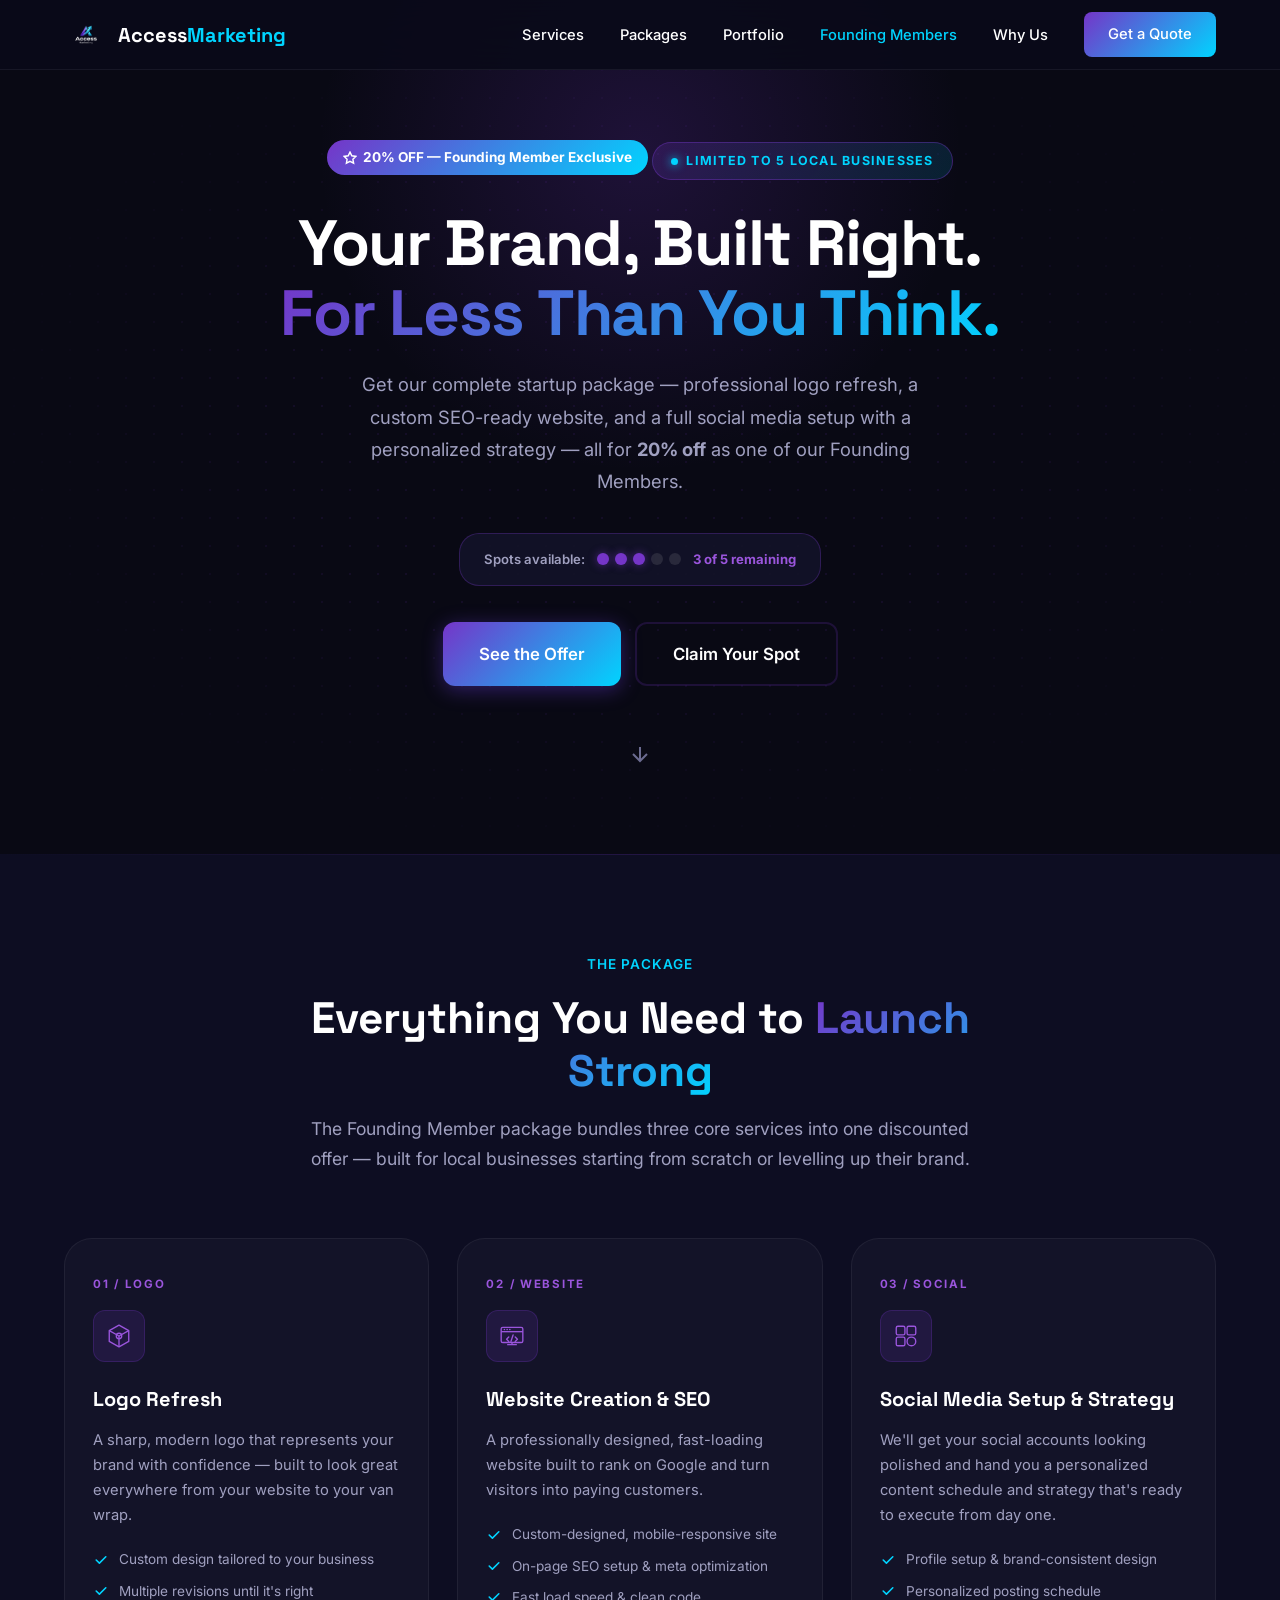
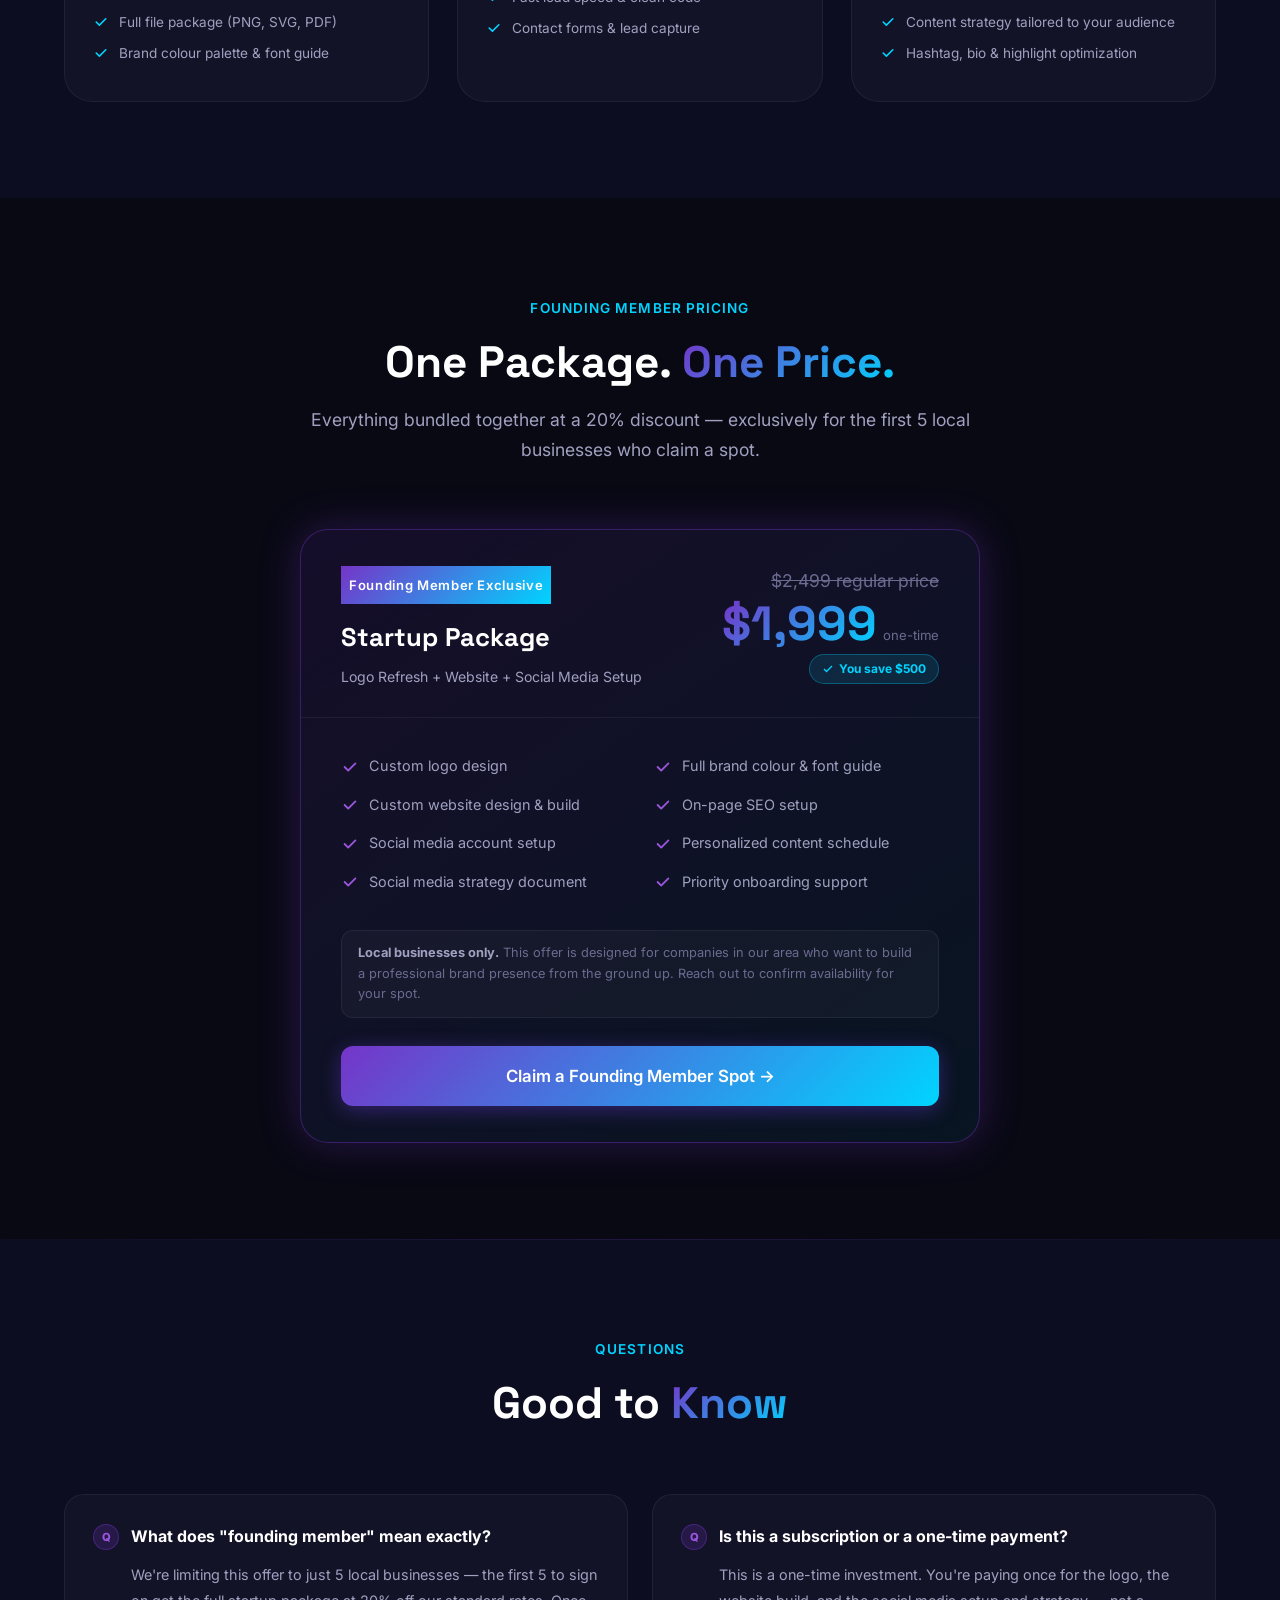
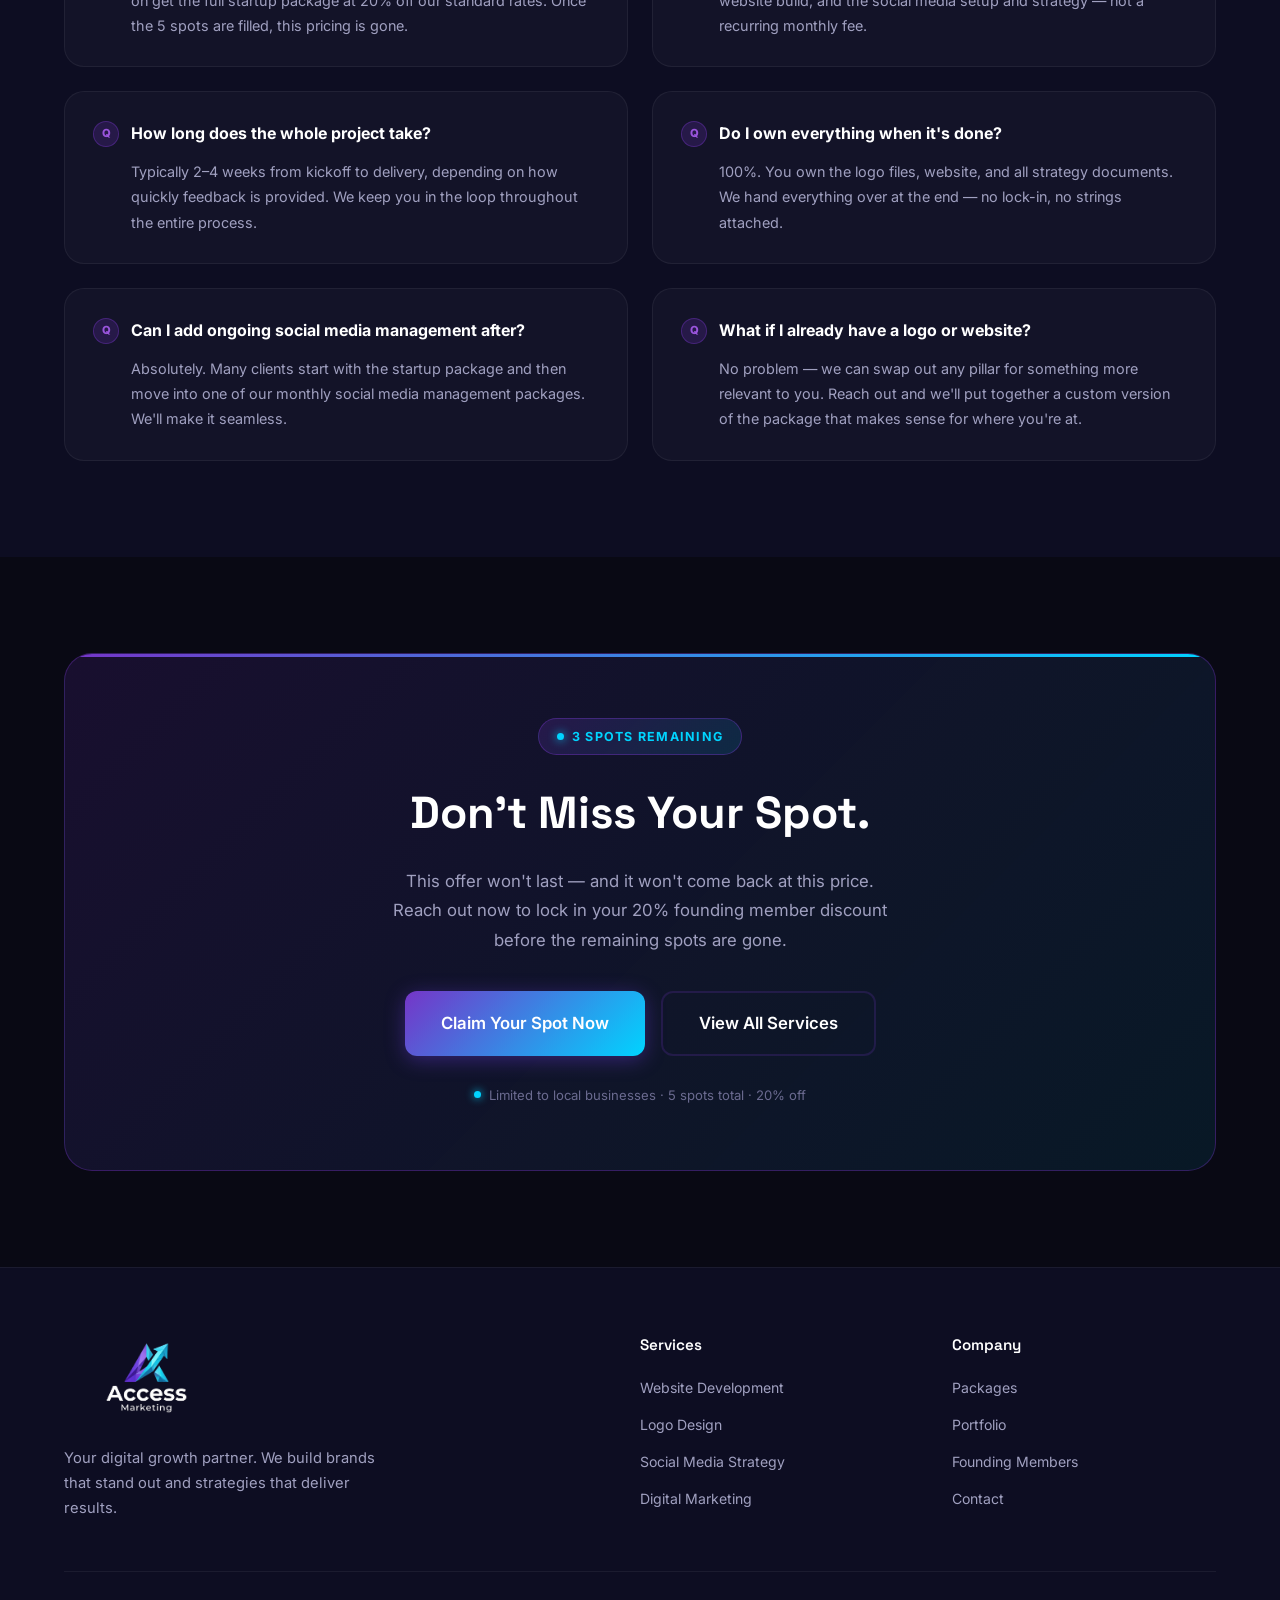
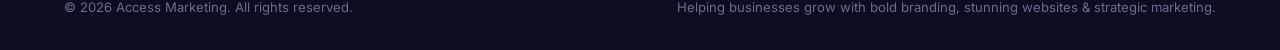
<file: founding-members.html>
<!DOCTYPE html>
<html lang="en">
<head>
  <meta charset="UTF-8">
  <meta name="viewport" content="width=device-width, initial-scale=1.0">
  <title>Founding Members | Access Marketing</title>
  <meta name="description" content="Only 5 spots. Get Access Marketing's full startup package — logo refresh, custom website with SEO, and social media setup — at 20% off as a Founding Member.">
  <link rel="preconnect" href="https://fonts.googleapis.com">
  <link rel="preconnect" href="https://fonts.gstatic.com" crossorigin>
  <link href="https://fonts.googleapis.com/css2?family=Inter:wght@300;400;500;600;700;800;900&family=Space+Grotesk:wght@400;500;600;700&display=swap" rel="stylesheet">
  <link rel="stylesheet" href="styles.css">
  <style>
    /* ===== FOUNDING MEMBERS PAGE STYLES ===== */

    /* Hero */
    .fm-hero {
      position: relative;
      padding: 140px 0 80px;
      overflow: hidden;
      background: var(--bg-dark);
    }

    .fm-hero-bg {
      position: absolute;
      inset: 0;
      pointer-events: none;
    }

    .fm-hero-glow {
      position: absolute;
      width: 700px;
      height: 700px;
      border-radius: 50%;
      background: radial-gradient(circle, rgba(117, 53, 200, 0.2) 0%, transparent 65%);
      top: -200px;
      left: 50%;
      transform: translateX(-50%);
    }

    .fm-hero-dots {
      position: absolute;
      inset: 0;
      background-image: radial-gradient(circle, rgba(117, 53, 200, 0.2) 1px, transparent 1px);
      background-size: 28px 28px;
      mask-image: radial-gradient(ellipse at center, black 40%, transparent 75%);
      -webkit-mask-image: radial-gradient(ellipse at center, black 40%, transparent 75%);
      opacity: 0.5;
    }

    .fm-hero-content {
      position: relative;
      z-index: 1;
      text-align: center;
      max-width: 760px;
      margin: 0 auto;
    }

    .fm-exclusive-tag {
      display: inline-flex;
      align-items: center;
      gap: 8px;
      padding: 7px 18px;
      background: linear-gradient(135deg, rgba(117, 53, 200, 0.2), rgba(0, 212, 255, 0.12));
      border: 1px solid rgba(117, 53, 200, 0.4);
      border-radius: 50px;
      font-size: 0.78rem;
      font-weight: 700;
      letter-spacing: 0.1em;
      text-transform: uppercase;
      color: var(--accent);
      margin-bottom: 28px;
      animation: fadeInUp 0.7s ease both;
    }

    .fm-exclusive-tag span.tag-dot {
      width: 7px;
      height: 7px;
      border-radius: 50%;
      background: var(--accent);
      box-shadow: 0 0 10px var(--accent);
      animation: dotPulse 2s ease-in-out infinite;
    }

    .fm-hero h1 {
      font-family: var(--font-display);
      font-size: clamp(2.4rem, 5vw, 4rem);
      font-weight: 800;
      line-height: 1.1;
      letter-spacing: -0.02em;
      margin-bottom: 20px;
      animation: fadeInUp 0.7s ease 0.1s both;
    }

    .fm-hero-sub {
      font-size: clamp(1rem, 2vw, 1.15rem);
      color: var(--text-secondary);
      max-width: 580px;
      margin: 0 auto 36px;
      line-height: 1.75;
      animation: fadeInUp 0.7s ease 0.2s both;
    }

    .fm-spots-bar {
      display: inline-flex;
      align-items: center;
      gap: 12px;
      background: rgba(19, 19, 40, 0.9);
      border: 1px solid rgba(117, 53, 200, 0.3);
      border-radius: var(--radius-lg);
      padding: 14px 24px;
      margin-bottom: 36px;
      animation: fadeInUp 0.7s ease 0.25s both;
    }

    .fm-spots-label {
      font-size: 0.82rem;
      font-weight: 600;
      color: var(--text-secondary);
    }

    .fm-spots-dots {
      display: flex;
      gap: 6px;
    }

    .fm-spot-dot {
      width: 12px;
      height: 12px;
      border-radius: 50%;
      background: var(--primary);
      box-shadow: 0 0 8px rgba(117, 53, 200, 0.6);
    }

    .fm-spot-dot.taken {
      background: rgba(255, 255, 255, 0.1);
      box-shadow: none;
    }

    .fm-spots-remaining {
      font-size: 0.82rem;
      font-weight: 700;
      color: var(--primary-light);
    }

    .fm-hero-cta {
      display: flex;
      gap: 14px;
      justify-content: center;
      flex-wrap: wrap;
      animation: fadeInUp 0.7s ease 0.35s both;
    }

    .fm-hero-scroll {
      text-align: center;
      margin-top: 56px;
      animation: bounce 2s infinite;
    }

    .fm-hero-scroll a {
      color: var(--text-muted);
    }

    .fm-hero-scroll a:hover {
      color: var(--primary-light);
    }

    /* Discount badge on hero */
    .fm-discount-badge {
      display: inline-flex;
      align-items: center;
      gap: 6px;
      background: linear-gradient(135deg, var(--primary), var(--accent));
      color: white;
      font-size: 0.85rem;
      font-weight: 700;
      padding: 6px 16px;
      border-radius: 50px;
      margin-bottom: 20px;
      animation: fadeInUp 0.7s ease 0.05s both;
    }

    /* ===== WHAT'S INCLUDED ===== */
    .fm-included {
      padding: 96px 0;
      background: var(--bg-section);
      position: relative;
    }

    .fm-included::before {
      content: '';
      position: absolute;
      top: 0; left: 0; right: 0;
      height: 1px;
      background: linear-gradient(90deg, transparent, var(--border), transparent);
    }

    .fm-pillars {
      display: grid;
      grid-template-columns: repeat(3, 1fr);
      gap: 28px;
      margin-top: 56px;
    }

    .fm-pillar {
      background: var(--bg-card);
      border: 1px solid var(--border-light);
      border-radius: var(--radius-xl);
      padding: 36px 28px;
      transition: var(--transition);
      position: relative;
      overflow: hidden;
    }

    .fm-pillar::before {
      content: '';
      position: absolute;
      top: 0; left: 0; right: 0;
      height: 3px;
      background: var(--gradient-primary);
      opacity: 0;
      transition: var(--transition);
    }

    .fm-pillar:hover {
      border-color: rgba(117, 53, 200, 0.4);
      background: var(--bg-card-hover);
      transform: translateY(-4px);
    }

    .fm-pillar:hover::before {
      opacity: 1;
    }

    .fm-pillar-num {
      font-size: 0.72rem;
      font-weight: 700;
      letter-spacing: 0.15em;
      text-transform: uppercase;
      color: var(--primary-light);
      margin-bottom: 16px;
    }

    .fm-pillar-icon {
      width: 52px;
      height: 52px;
      border-radius: var(--radius-md);
      background: rgba(117, 53, 200, 0.15);
      border: 1px solid rgba(117, 53, 200, 0.25);
      display: flex;
      align-items: center;
      justify-content: center;
      margin-bottom: 20px;
      color: var(--primary-light);
    }

    .fm-pillar-icon svg {
      width: 26px;
      height: 26px;
    }

    .fm-pillar h3 {
      font-family: var(--font-display);
      font-size: 1.25rem;
      font-weight: 700;
      margin-bottom: 12px;
    }

    .fm-pillar p {
      font-size: 0.92rem;
      color: var(--text-secondary);
      line-height: 1.7;
      margin-bottom: 20px;
    }

    .fm-pillar-list {
      display: flex;
      flex-direction: column;
      gap: 8px;
    }

    .fm-pillar-list li {
      display: flex;
      align-items: center;
      gap: 10px;
      font-size: 0.85rem;
      color: var(--text-secondary);
    }

    .fm-pillar-list li svg {
      width: 16px;
      height: 16px;
      color: var(--accent);
      flex-shrink: 0;
    }

    /* ===== PRICING SECTION ===== */
    .fm-pricing {
      padding: 96px 0;
      background: var(--bg-dark);
    }

    .fm-pricing-inner {
      max-width: 680px;
      margin: 0 auto;
    }

    .fm-price-card {
      background: linear-gradient(145deg, rgba(117, 53, 200, 0.12), rgba(0, 212, 255, 0.06));
      border: 1px solid rgba(117, 53, 200, 0.4);
      border-radius: var(--radius-xl);
      overflow: hidden;
      box-shadow: var(--shadow-glow);
      margin-top: 56px;
    }

    .fm-price-header {
      padding: 36px 40px 28px;
      border-bottom: 1px solid rgba(255,255,255,0.06);
      display: flex;
      justify-content: space-between;
      align-items: flex-start;
      flex-wrap: wrap;
      gap: 20px;
    }

    .fm-price-title {
      font-family: var(--font-display);
      font-size: 1.6rem;
      font-weight: 800;
      margin-bottom: 6px;
    }

    .fm-price-subtitle {
      font-size: 0.88rem;
      color: var(--text-secondary);
    }

    .fm-price-right {
      text-align: right;
    }

    .fm-original-price {
      font-size: 1.1rem;
      color: var(--text-muted);
      text-decoration: line-through;
      margin-bottom: 4px;
    }

    .fm-final-price {
      display: flex;
      align-items: baseline;
      gap: 6px;
      justify-content: flex-end;
    }

    .fm-final-price strong {
      font-family: var(--font-display);
      font-size: 3rem;
      font-weight: 900;
      background: var(--gradient-primary);
      -webkit-background-clip: text;
      -webkit-text-fill-color: transparent;
      background-clip: text;
      line-height: 1;
    }

    .fm-final-price span {
      font-size: 0.82rem;
      color: var(--text-muted);
    }

    .fm-savings-badge {
      display: inline-flex;
      align-items: center;
      gap: 5px;
      background: rgba(0, 212, 255, 0.12);
      border: 1px solid rgba(0, 212, 255, 0.3);
      color: var(--accent);
      font-size: 0.75rem;
      font-weight: 700;
      padding: 4px 12px;
      border-radius: 50px;
      margin-top: 6px;
    }

    .fm-price-body {
      padding: 36px 40px;
    }

    .fm-price-features {
      display: grid;
      grid-template-columns: 1fr 1fr;
      gap: 14px 28px;
      margin-bottom: 36px;
    }

    .fm-price-features li {
      display: flex;
      align-items: center;
      gap: 10px;
      font-size: 0.9rem;
      color: var(--text-secondary);
    }

    .fm-price-features li svg {
      width: 18px;
      height: 18px;
      flex-shrink: 0;
      color: var(--primary-light);
    }

    .fm-price-note {
      font-size: 0.8rem;
      color: var(--text-muted);
      background: rgba(255,255,255,0.03);
      border: 1px solid var(--border-light);
      border-radius: var(--radius-md);
      padding: 12px 16px;
      margin-bottom: 28px;
      line-height: 1.6;
    }

    .fm-price-note strong {
      color: var(--text-secondary);
    }

    /* ===== FAQ ===== */
    .fm-faq {
      padding: 96px 0;
      background: var(--bg-section);
      position: relative;
    }

    .fm-faq::before {
      content: '';
      position: absolute;
      top: 0; left: 0; right: 0;
      height: 1px;
      background: linear-gradient(90deg, transparent, var(--border), transparent);
    }

    .fm-faq-grid {
      display: grid;
      grid-template-columns: 1fr 1fr;
      gap: 24px;
      margin-top: 56px;
    }

    .fm-faq-item {
      background: var(--bg-card);
      border: 1px solid var(--border-light);
      border-radius: var(--radius-lg);
      padding: 28px;
      transition: var(--transition);
    }

    .fm-faq-item:hover {
      border-color: rgba(117, 53, 200, 0.3);
    }

    .fm-faq-q {
      font-size: 1rem;
      font-weight: 700;
      margin-bottom: 12px;
      color: var(--text-primary);
      display: flex;
      align-items: flex-start;
      gap: 12px;
    }

    .fm-faq-q::before {
      content: 'Q';
      display: flex;
      align-items: center;
      justify-content: center;
      width: 26px;
      height: 26px;
      border-radius: 50%;
      background: rgba(117, 53, 200, 0.2);
      border: 1px solid rgba(117, 53, 200, 0.4);
      font-size: 0.7rem;
      font-weight: 800;
      color: var(--primary-light);
      flex-shrink: 0;
      margin-top: 1px;
    }

    .fm-faq-a {
      font-size: 0.9rem;
      color: var(--text-secondary);
      line-height: 1.75;
      padding-left: 38px;
    }

    /* ===== CTA ===== */
    .fm-cta {
      padding: 96px 0;
      background: var(--bg-dark);
    }

    .fm-cta-card {
      background: linear-gradient(135deg, rgba(117, 53, 200, 0.15) 0%, rgba(0, 212, 255, 0.08) 100%);
      border: 1px solid rgba(117, 53, 200, 0.35);
      border-radius: var(--radius-xl);
      padding: 64px 48px;
      text-align: center;
      position: relative;
      overflow: hidden;
    }

    .fm-cta-card::before {
      content: '';
      position: absolute;
      top: 0; left: 0; right: 0;
      height: 3px;
      background: var(--gradient-primary);
    }

    .fm-cta-card h2 {
      font-family: var(--font-display);
      font-size: clamp(1.8rem, 3.5vw, 2.8rem);
      font-weight: 800;
      margin-bottom: 16px;
    }

    .fm-cta-card p {
      font-size: 1.05rem;
      color: var(--text-secondary);
      max-width: 520px;
      margin: 0 auto 36px;
      line-height: 1.75;
    }

    .fm-cta-actions {
      display: flex;
      gap: 16px;
      justify-content: center;
      flex-wrap: wrap;
      margin-bottom: 28px;
    }

    .fm-cta-urgency {
      font-size: 0.82rem;
      color: var(--text-muted);
      display: flex;
      align-items: center;
      justify-content: center;
      gap: 8px;
    }

    .fm-cta-urgency span {
      width: 7px;
      height: 7px;
      border-radius: 50%;
      background: var(--accent);
      box-shadow: 0 0 8px var(--accent);
      animation: dotPulse 2s ease-in-out infinite;
    }

    /* Responsive */
    @media (max-width: 900px) {
      .fm-pillars {
        grid-template-columns: 1fr;
      }

      .fm-faq-grid {
        grid-template-columns: 1fr;
      }

      .fm-price-features {
        grid-template-columns: 1fr;
      }

      .fm-price-header {
        flex-direction: column;
        gap: 16px;
      }

      .fm-price-right {
        text-align: left;
      }

      .fm-final-price {
        justify-content: flex-start;
      }

      .fm-cta-card {
        padding: 40px 24px;
      }

      .fm-price-body {
        padding: 28px 24px;
      }

      .fm-price-header {
        padding: 28px 24px 20px;
      }
    }

    @media (max-width: 600px) {
      .fm-spots-bar {
        flex-direction: column;
        gap: 10px;
        text-align: center;
      }
    }
  </style>
</head>
<body>
  <!-- Navigation -->
  <nav class="navbar scrolled" id="navbar">
    <div class="container nav-container">
      <a href="index.html" class="logo">
        <img src="accesslogo.png" alt="Access Marketing" class="logo-emblem">
        <span class="logo-text">Access<span class="logo-accent">Marketing</span></span>
      </a>
      <ul class="nav-links" id="navLinks">
        <li><a href="index.html#services">Services</a></li>
        <li><a href="index.html#packages">Packages</a></li>
        <li><a href="portfolio.html">Portfolio</a></li>
        <li><a href="founding-members.html" style="color: var(--accent);">Founding Members</a></li>
        <li><a href="index.html#why-us">Why Us</a></li>
        <li><a href="index.html#contact" class="btn btn-nav">Get a Quote</a></li>
      </ul>
      <button class="mobile-toggle" id="mobileToggle" aria-label="Toggle menu">
        <span></span>
        <span></span>
        <span></span>
      </button>
    </div>
  </nav>

  <!-- Hero -->
  <header class="fm-hero">
    <div class="fm-hero-bg">
      <div class="fm-hero-glow"></div>
      <div class="fm-hero-dots"></div>
    </div>
    <div class="container">
      <div class="fm-hero-content">
        <div class="fm-discount-badge">
          <svg width="14" height="14" viewBox="0 0 24 24" fill="none" stroke="currentColor" stroke-width="2.5"><polygon points="12 2 15.09 8.26 22 9.27 17 14.14 18.18 21.02 12 17.77 5.82 21.02 7 14.14 2 9.27 8.91 8.26 12 2"/></svg>
          20% OFF — Founding Member Exclusive
        </div>

        <div class="fm-exclusive-tag">
          <span class="tag-dot"></span>
          Limited to 5 Local Businesses
        </div>

        <h1>Your Brand, Built Right.<br><span class="gradient-text">For Less Than You Think.</span></h1>

        <p class="fm-hero-sub">Get our complete startup package — professional logo refresh, a custom SEO-ready website, and a full social media setup with a personalized strategy — all for <strong>20% off</strong> as one of our Founding Members.</p>

        <div class="fm-spots-bar">
          <span class="fm-spots-label">Spots available:</span>
          <div class="fm-spots-dots">
            <div class="fm-spot-dot"></div>
            <div class="fm-spot-dot"></div>
            <div class="fm-spot-dot"></div>
            <div class="fm-spot-dot taken"></div>
            <div class="fm-spot-dot taken"></div>
          </div>
          <span class="fm-spots-remaining">3 of 5 remaining</span>
        </div>

        <div class="fm-hero-cta">
          <a href="#fm-pricing" class="btn btn-primary btn-lg">See the Offer</a>
          <a href="index.html#contact" class="btn btn-outline btn-lg">Claim Your Spot</a>
        </div>

        <div class="fm-hero-scroll">
          <a href="#fm-included" aria-label="Scroll down">
            <svg width="24" height="24" viewBox="0 0 24 24" fill="none" stroke="currentColor" stroke-width="2"><path d="M12 5v14M5 12l7 7 7-7"/></svg>
          </a>
        </div>
      </div>
    </div>
  </header>

  <!-- What's Included -->
  <section class="fm-included" id="fm-included">
    <div class="container">
      <div class="section-header">
        <span class="section-tag">The Package</span>
        <h2>Everything You Need to <span class="gradient-text">Launch Strong</span></h2>
        <p>The Founding Member package bundles three core services into one discounted offer — built for local businesses starting from scratch or levelling up their brand.</p>
      </div>

      <div class="fm-pillars">
        <!-- Pillar 1: Logo Refresh -->
        <div class="fm-pillar" data-aos>
          <div class="fm-pillar-num">01 / Logo</div>
          <div class="fm-pillar-icon">
            <svg viewBox="0 0 48 48" fill="none" xmlns="http://www.w3.org/2000/svg">
              <path d="M24 4L6 14v20l18 10 18-10V14L24 4z" stroke="currentColor" stroke-width="2.5" stroke-linejoin="round"/>
              <path d="M6 14l18 10 18-10" stroke="currentColor" stroke-width="2.5" stroke-linejoin="round"/>
              <path d="M24 44V24" stroke="currentColor" stroke-width="2.5"/>
              <circle cx="24" cy="24" r="5" stroke="currentColor" stroke-width="2.5"/>
            </svg>
          </div>
          <h3>Logo Refresh</h3>
          <p>A sharp, modern logo that represents your brand with confidence — built to look great everywhere from your website to your van wrap.</p>
          <ul class="fm-pillar-list">
            <li>
              <svg viewBox="0 0 20 20" fill="currentColor"><path d="M16.707 5.293a1 1 0 010 1.414l-8 8a1 1 0 01-1.414 0l-4-4a1 1 0 011.414-1.414L8 12.586l7.293-7.293a1 1 0 011.414 0z"/></svg>
              Custom design tailored to your business
            </li>
            <li>
              <svg viewBox="0 0 20 20" fill="currentColor"><path d="M16.707 5.293a1 1 0 010 1.414l-8 8a1 1 0 01-1.414 0l-4-4a1 1 0 011.414-1.414L8 12.586l7.293-7.293a1 1 0 011.414 0z"/></svg>
              Multiple revisions until it's right
            </li>
            <li>
              <svg viewBox="0 0 20 20" fill="currentColor"><path d="M16.707 5.293a1 1 0 010 1.414l-8 8a1 1 0 01-1.414 0l-4-4a1 1 0 011.414-1.414L8 12.586l7.293-7.293a1 1 0 011.414 0z"/></svg>
              Full file package (PNG, SVG, PDF)
            </li>
            <li>
              <svg viewBox="0 0 20 20" fill="currentColor"><path d="M16.707 5.293a1 1 0 010 1.414l-8 8a1 1 0 01-1.414 0l-4-4a1 1 0 011.414-1.414L8 12.586l7.293-7.293a1 1 0 011.414 0z"/></svg>
              Brand colour palette & font guide
            </li>
          </ul>
        </div>

        <!-- Pillar 2: Website + SEO -->
        <div class="fm-pillar" data-aos>
          <div class="fm-pillar-num">02 / Website</div>
          <div class="fm-pillar-icon">
            <svg viewBox="0 0 48 48" fill="none" xmlns="http://www.w3.org/2000/svg">
              <rect x="4" y="8" width="40" height="28" rx="3" stroke="currentColor" stroke-width="2.5"/>
              <path d="M4 16h40" stroke="currentColor" stroke-width="2.5"/>
              <circle cx="10" cy="12" r="1.5" fill="currentColor"/>
              <circle cx="15" cy="12" r="1.5" fill="currentColor"/>
              <circle cx="20" cy="12" r="1.5" fill="currentColor"/>
              <path d="M18 26l-4 4 4 4M30 26l4 4-4 4M22 34l4-12" stroke="currentColor" stroke-width="2.5" stroke-linecap="round" stroke-linejoin="round"/>
              <path d="M16 40h16" stroke="currentColor" stroke-width="2.5" stroke-linecap="round"/>
              <path d="M24 36v4" stroke="currentColor" stroke-width="2.5"/>
            </svg>
          </div>
          <h3>Website Creation & SEO</h3>
          <p>A professionally designed, fast-loading website built to rank on Google and turn visitors into paying customers.</p>
          <ul class="fm-pillar-list">
            <li>
              <svg viewBox="0 0 20 20" fill="currentColor"><path d="M16.707 5.293a1 1 0 010 1.414l-8 8a1 1 0 01-1.414 0l-4-4a1 1 0 011.414-1.414L8 12.586l7.293-7.293a1 1 0 011.414 0z"/></svg>
              Custom-designed, mobile-responsive site
            </li>
            <li>
              <svg viewBox="0 0 20 20" fill="currentColor"><path d="M16.707 5.293a1 1 0 010 1.414l-8 8a1 1 0 01-1.414 0l-4-4a1 1 0 011.414-1.414L8 12.586l7.293-7.293a1 1 0 011.414 0z"/></svg>
              On-page SEO setup & meta optimization
            </li>
            <li>
              <svg viewBox="0 0 20 20" fill="currentColor"><path d="M16.707 5.293a1 1 0 010 1.414l-8 8a1 1 0 01-1.414 0l-4-4a1 1 0 011.414-1.414L8 12.586l7.293-7.293a1 1 0 011.414 0z"/></svg>
              Fast load speed & clean code
            </li>
            <li>
              <svg viewBox="0 0 20 20" fill="currentColor"><path d="M16.707 5.293a1 1 0 010 1.414l-8 8a1 1 0 01-1.414 0l-4-4a1 1 0 011.414-1.414L8 12.586l7.293-7.293a1 1 0 011.414 0z"/></svg>
              Contact forms & lead capture
            </li>
          </ul>
        </div>

        <!-- Pillar 3: Social Media Setup -->
        <div class="fm-pillar" data-aos>
          <div class="fm-pillar-num">03 / Social</div>
          <div class="fm-pillar-icon">
            <svg viewBox="0 0 48 48" fill="none" xmlns="http://www.w3.org/2000/svg">
              <rect x="6" y="6" width="16" height="16" rx="3" stroke="currentColor" stroke-width="2.5"/>
              <rect x="26" y="6" width="16" height="16" rx="3" stroke="currentColor" stroke-width="2.5"/>
              <rect x="6" y="26" width="16" height="16" rx="3" stroke="currentColor" stroke-width="2.5"/>
              <rect x="26" y="26" width="16" height="16" rx="8" stroke="currentColor" stroke-width="2.5"/>
            </svg>
          </div>
          <h3>Social Media Setup & Strategy</h3>
          <p>We'll get your social accounts looking polished and hand you a personalized content schedule and strategy that's ready to execute from day one.</p>
          <ul class="fm-pillar-list">
            <li>
              <svg viewBox="0 0 20 20" fill="currentColor"><path d="M16.707 5.293a1 1 0 010 1.414l-8 8a1 1 0 01-1.414 0l-4-4a1 1 0 011.414-1.414L8 12.586l7.293-7.293a1 1 0 011.414 0z"/></svg>
              Profile setup & brand-consistent design
            </li>
            <li>
              <svg viewBox="0 0 20 20" fill="currentColor"><path d="M16.707 5.293a1 1 0 010 1.414l-8 8a1 1 0 01-1.414 0l-4-4a1 1 0 011.414-1.414L8 12.586l7.293-7.293a1 1 0 011.414 0z"/></svg>
              Personalized posting schedule
            </li>
            <li>
              <svg viewBox="0 0 20 20" fill="currentColor"><path d="M16.707 5.293a1 1 0 010 1.414l-8 8a1 1 0 01-1.414 0l-4-4a1 1 0 011.414-1.414L8 12.586l7.293-7.293a1 1 0 011.414 0z"/></svg>
              Content strategy tailored to your audience
            </li>
            <li>
              <svg viewBox="0 0 20 20" fill="currentColor"><path d="M16.707 5.293a1 1 0 010 1.414l-8 8a1 1 0 01-1.414 0l-4-4a1 1 0 011.414-1.414L8 12.586l7.293-7.293a1 1 0 011.414 0z"/></svg>
              Hashtag, bio & highlight optimization
            </li>
          </ul>
        </div>
      </div>
    </div>
  </section>

  <!-- Pricing -->
  <section class="fm-pricing" id="fm-pricing">
    <div class="container">
      <div class="section-header">
        <span class="section-tag">Founding Member Pricing</span>
        <h2>One Package. <span class="gradient-text">One Price.</span></h2>
        <p>Everything bundled together at a 20% discount — exclusively for the first 5 local businesses who claim a spot.</p>
      </div>

      <div class="fm-pricing-inner">
        <div class="fm-price-card" data-aos>
          <div class="fm-price-header">
            <div>
              <div class="popular-badge" style="position:static;transform:none;margin-bottom:12px;display:inline-block;">Founding Member Exclusive</div>
              <div class="fm-price-title">Startup Package</div>
              <div class="fm-price-subtitle">Logo Refresh + Website + Social Media Setup</div>
            </div>
            <div class="fm-price-right">
              <div class="fm-original-price">$2,499 regular price</div>
              <div class="fm-final-price">
                <strong>$1,999</strong>
                <span>one-time</span>
              </div>
              <div class="fm-savings-badge">
                <svg width="12" height="12" viewBox="0 0 24 24" fill="none" stroke="currentColor" stroke-width="2.5"><polyline points="20 6 9 17 4 12"/></svg>
                You save $500
              </div>
            </div>
          </div>
          <div class="fm-price-body">
            <ul class="fm-price-features">
              <li>
                <svg viewBox="0 0 20 20" fill="currentColor"><path d="M16.707 5.293a1 1 0 010 1.414l-8 8a1 1 0 01-1.414 0l-4-4a1 1 0 011.414-1.414L8 12.586l7.293-7.293a1 1 0 011.414 0z"/></svg>
                Custom logo design
              </li>
              <li>
                <svg viewBox="0 0 20 20" fill="currentColor"><path d="M16.707 5.293a1 1 0 010 1.414l-8 8a1 1 0 01-1.414 0l-4-4a1 1 0 011.414-1.414L8 12.586l7.293-7.293a1 1 0 011.414 0z"/></svg>
                Full brand colour & font guide
              </li>
              <li>
                <svg viewBox="0 0 20 20" fill="currentColor"><path d="M16.707 5.293a1 1 0 010 1.414l-8 8a1 1 0 01-1.414 0l-4-4a1 1 0 011.414-1.414L8 12.586l7.293-7.293a1 1 0 011.414 0z"/></svg>
                Custom website design & build
              </li>
              <li>
                <svg viewBox="0 0 20 20" fill="currentColor"><path d="M16.707 5.293a1 1 0 010 1.414l-8 8a1 1 0 01-1.414 0l-4-4a1 1 0 011.414-1.414L8 12.586l7.293-7.293a1 1 0 011.414 0z"/></svg>
                On-page SEO setup
              </li>
              <li>
                <svg viewBox="0 0 20 20" fill="currentColor"><path d="M16.707 5.293a1 1 0 010 1.414l-8 8a1 1 0 01-1.414 0l-4-4a1 1 0 011.414-1.414L8 12.586l7.293-7.293a1 1 0 011.414 0z"/></svg>
                Social media account setup
              </li>
              <li>
                <svg viewBox="0 0 20 20" fill="currentColor"><path d="M16.707 5.293a1 1 0 010 1.414l-8 8a1 1 0 01-1.414 0l-4-4a1 1 0 011.414-1.414L8 12.586l7.293-7.293a1 1 0 011.414 0z"/></svg>
                Personalized content schedule
              </li>
              <li>
                <svg viewBox="0 0 20 20" fill="currentColor"><path d="M16.707 5.293a1 1 0 010 1.414l-8 8a1 1 0 01-1.414 0l-4-4a1 1 0 011.414-1.414L8 12.586l7.293-7.293a1 1 0 011.414 0z"/></svg>
                Social media strategy document
              </li>
              <li>
                <svg viewBox="0 0 20 20" fill="currentColor"><path d="M16.707 5.293a1 1 0 010 1.414l-8 8a1 1 0 01-1.414 0l-4-4a1 1 0 011.414-1.414L8 12.586l7.293-7.293a1 1 0 011.414 0z"/></svg>
                Priority onboarding support
              </li>
            </ul>

            <div class="fm-price-note">
              <strong>Local businesses only.</strong> This offer is designed for companies in our area who want to build a professional brand presence from the ground up. Reach out to confirm availability for your spot.
            </div>

            <a href="index.html#contact" class="btn btn-primary btn-block btn-lg">Claim a Founding Member Spot →</a>
          </div>
        </div>
      </div>
    </div>
  </section>

  <!-- FAQ -->
  <section class="fm-faq">
    <div class="container">
      <div class="section-header">
        <span class="section-tag">Questions</span>
        <h2>Good to <span class="gradient-text">Know</span></h2>
      </div>

      <div class="fm-faq-grid">
        <div class="fm-faq-item" data-aos>
          <div class="fm-faq-q">What does "founding member" mean exactly?</div>
          <div class="fm-faq-a">We're limiting this offer to just 5 local businesses — the first 5 to sign on get the full startup package at 20% off our standard rates. Once the 5 spots are filled, this pricing is gone.</div>
        </div>
        <div class="fm-faq-item" data-aos>
          <div class="fm-faq-q">Is this a subscription or a one-time payment?</div>
          <div class="fm-faq-a">This is a one-time investment. You're paying once for the logo, the website build, and the social media setup and strategy — not a recurring monthly fee.</div>
        </div>
        <div class="fm-faq-item" data-aos>
          <div class="fm-faq-q">How long does the whole project take?</div>
          <div class="fm-faq-a">Typically 2–4 weeks from kickoff to delivery, depending on how quickly feedback is provided. We keep you in the loop throughout the entire process.</div>
        </div>
        <div class="fm-faq-item" data-aos>
          <div class="fm-faq-q">Do I own everything when it's done?</div>
          <div class="fm-faq-a">100%. You own the logo files, website, and all strategy documents. We hand everything over at the end — no lock-in, no strings attached.</div>
        </div>
        <div class="fm-faq-item" data-aos>
          <div class="fm-faq-q">Can I add ongoing social media management after?</div>
          <div class="fm-faq-a">Absolutely. Many clients start with the startup package and then move into one of our monthly social media management packages. We'll make it seamless.</div>
        </div>
        <div class="fm-faq-item" data-aos>
          <div class="fm-faq-q">What if I already have a logo or website?</div>
          <div class="fm-faq-a">No problem — we can swap out any pillar for something more relevant to you. Reach out and we'll put together a custom version of the package that makes sense for where you're at.</div>
        </div>
      </div>
    </div>
  </section>

  <!-- CTA -->
  <section class="fm-cta">
    <div class="container">
      <div class="fm-cta-card" data-aos>
        <div class="fm-exclusive-tag" style="margin-bottom:20px;">
          <span class="tag-dot"></span>
          3 Spots Remaining
        </div>
        <h2>Don't Miss Your Spot.</h2>
        <p>This offer won't last — and it won't come back at this price. Reach out now to lock in your 20% founding member discount before the remaining spots are gone.</p>
        <div class="fm-cta-actions">
          <a href="index.html#contact" class="btn btn-primary btn-lg">Claim Your Spot Now</a>
          <a href="index.html#packages" class="btn btn-outline btn-lg">View All Services</a>
        </div>
        <div class="fm-cta-urgency">
          <span></span>
          Limited to local businesses · 5 spots total · 20% off
        </div>
      </div>
    </div>
  </section>

  <!-- Footer -->
  <footer class="footer">
    <div class="container">
      <div class="footer-content">
        <div class="footer-brand">
          <a href="index.html" class="footer-logo-link">
            <img src="accesslogo.png" alt="Access Marketing" class="footer-logo-img">
          </a>
          <p>Your digital growth partner. We build brands that stand out and strategies that deliver results.</p>
        </div>
        <div class="footer-links">
          <h4>Services</h4>
          <ul>
            <li><a href="index.html#services">Website Development</a></li>
            <li><a href="index.html#services">Logo Design</a></li>
            <li><a href="index.html#services">Social Media Strategy</a></li>
            <li><a href="index.html#services">Digital Marketing</a></li>
          </ul>
        </div>
        <div class="footer-links">
          <h4>Company</h4>
          <ul>
            <li><a href="index.html#packages">Packages</a></li>
            <li><a href="portfolio.html">Portfolio</a></li>
            <li><a href="founding-members.html">Founding Members</a></li>
            <li><a href="index.html#contact">Contact</a></li>
          </ul>
        </div>
      </div>
      <div class="footer-bottom">
        <p>&copy; 2026 Access Marketing. All rights reserved.</p>
        <p>Helping businesses grow with bold branding, stunning websites & strategic marketing.</p>
      </div>
    </div>
  </footer>

  <script>
    // Mobile menu
    const mobileToggle = document.getElementById('mobileToggle');
    const navLinks = document.getElementById('navLinks');

    mobileToggle.addEventListener('click', () => {
      mobileToggle.classList.toggle('active');
      navLinks.classList.toggle('open');
    });

    navLinks.querySelectorAll('a').forEach(link => {
      link.addEventListener('click', () => {
        mobileToggle.classList.remove('active');
        navLinks.classList.remove('open');
      });
    });

    // Navbar scroll
    const navbar = document.getElementById('navbar');
    window.addEventListener('scroll', () => {
      if (window.scrollY > 50) {
        navbar.classList.add('scrolled');
      }
    });

    // Scroll animations
    const observer = new IntersectionObserver((entries) => {
      entries.forEach(entry => {
        if (entry.isIntersecting) {
          entry.target.style.opacity = '1';
          entry.target.style.transform = 'translateY(0)';
          observer.unobserve(entry.target);
        }
      });
    }, { threshold: 0.1 });

    document.querySelectorAll('[data-aos]').forEach(el => {
      el.style.opacity = '0';
      el.style.transform = 'translateY(24px)';
      el.style.transition = 'opacity 0.6s ease, transform 0.6s ease';
      observer.observe(el);
    });
  </script>
</body>
</html>
</file>
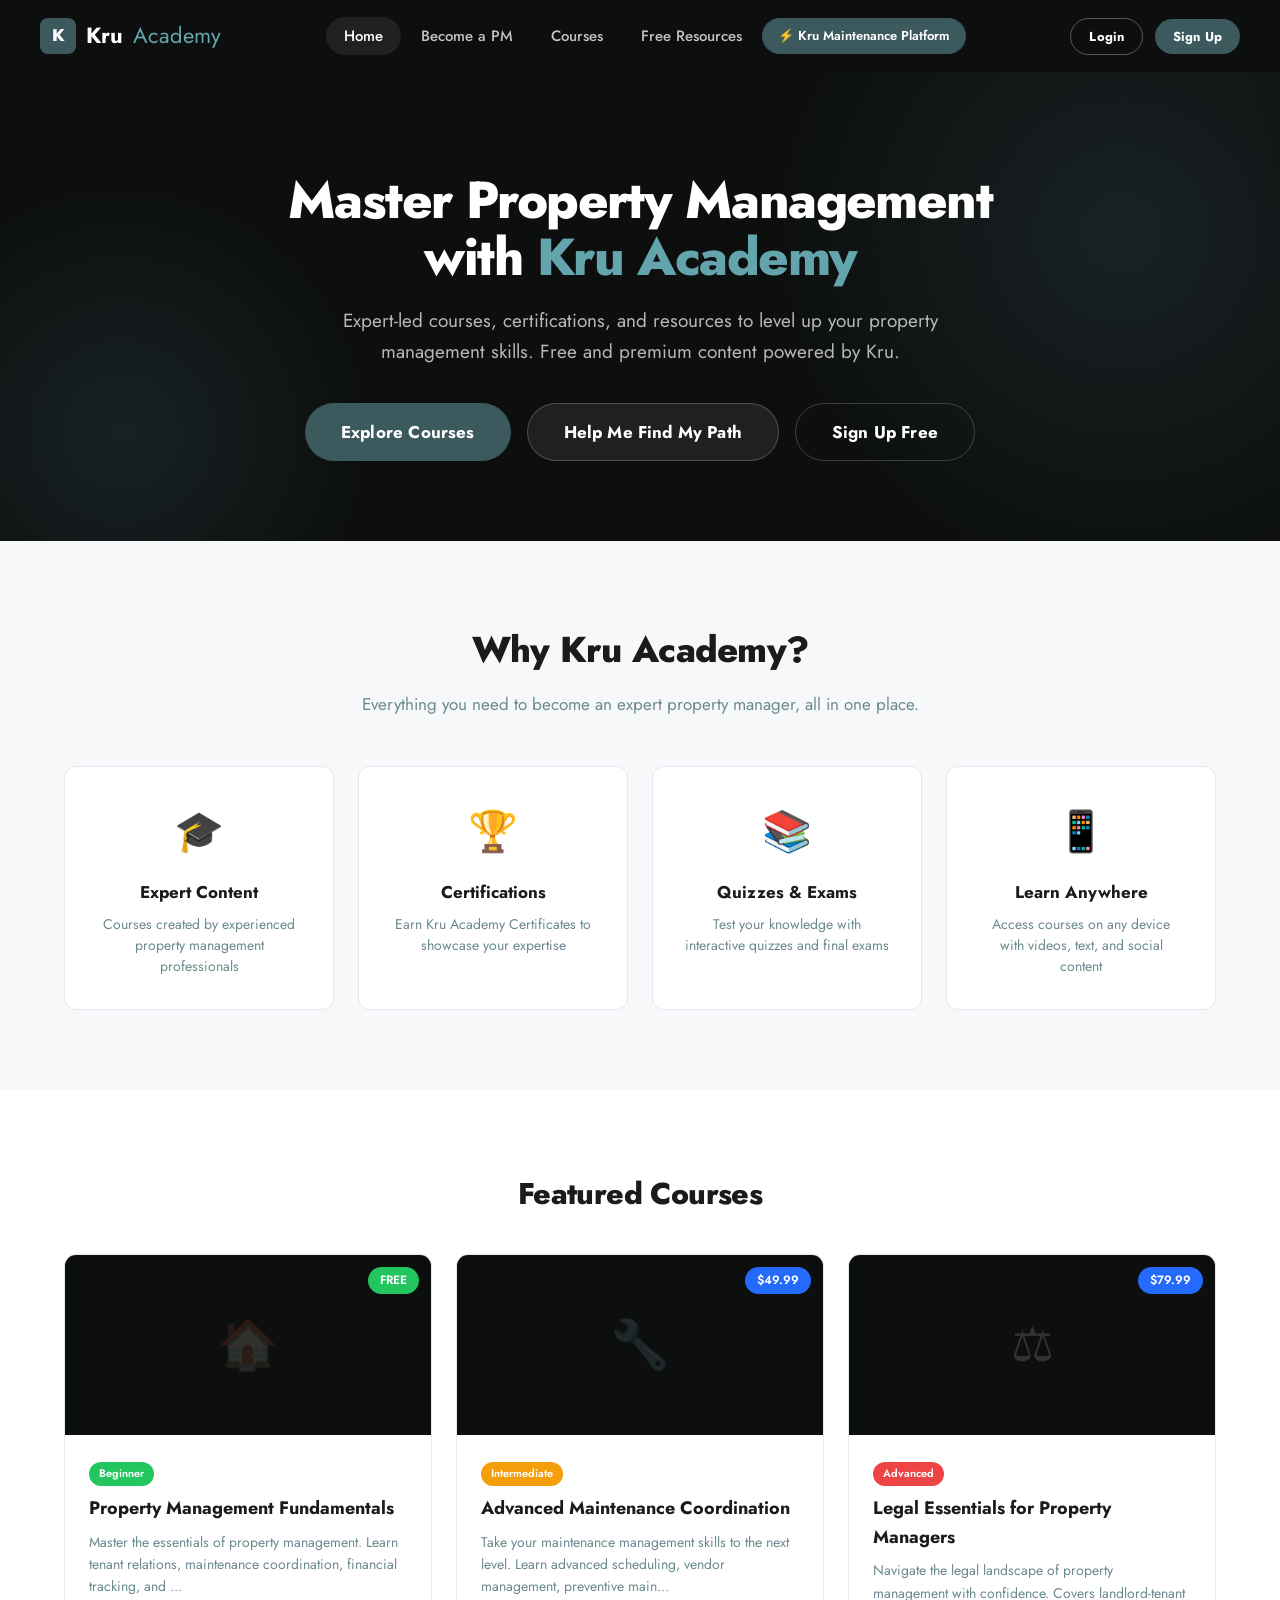
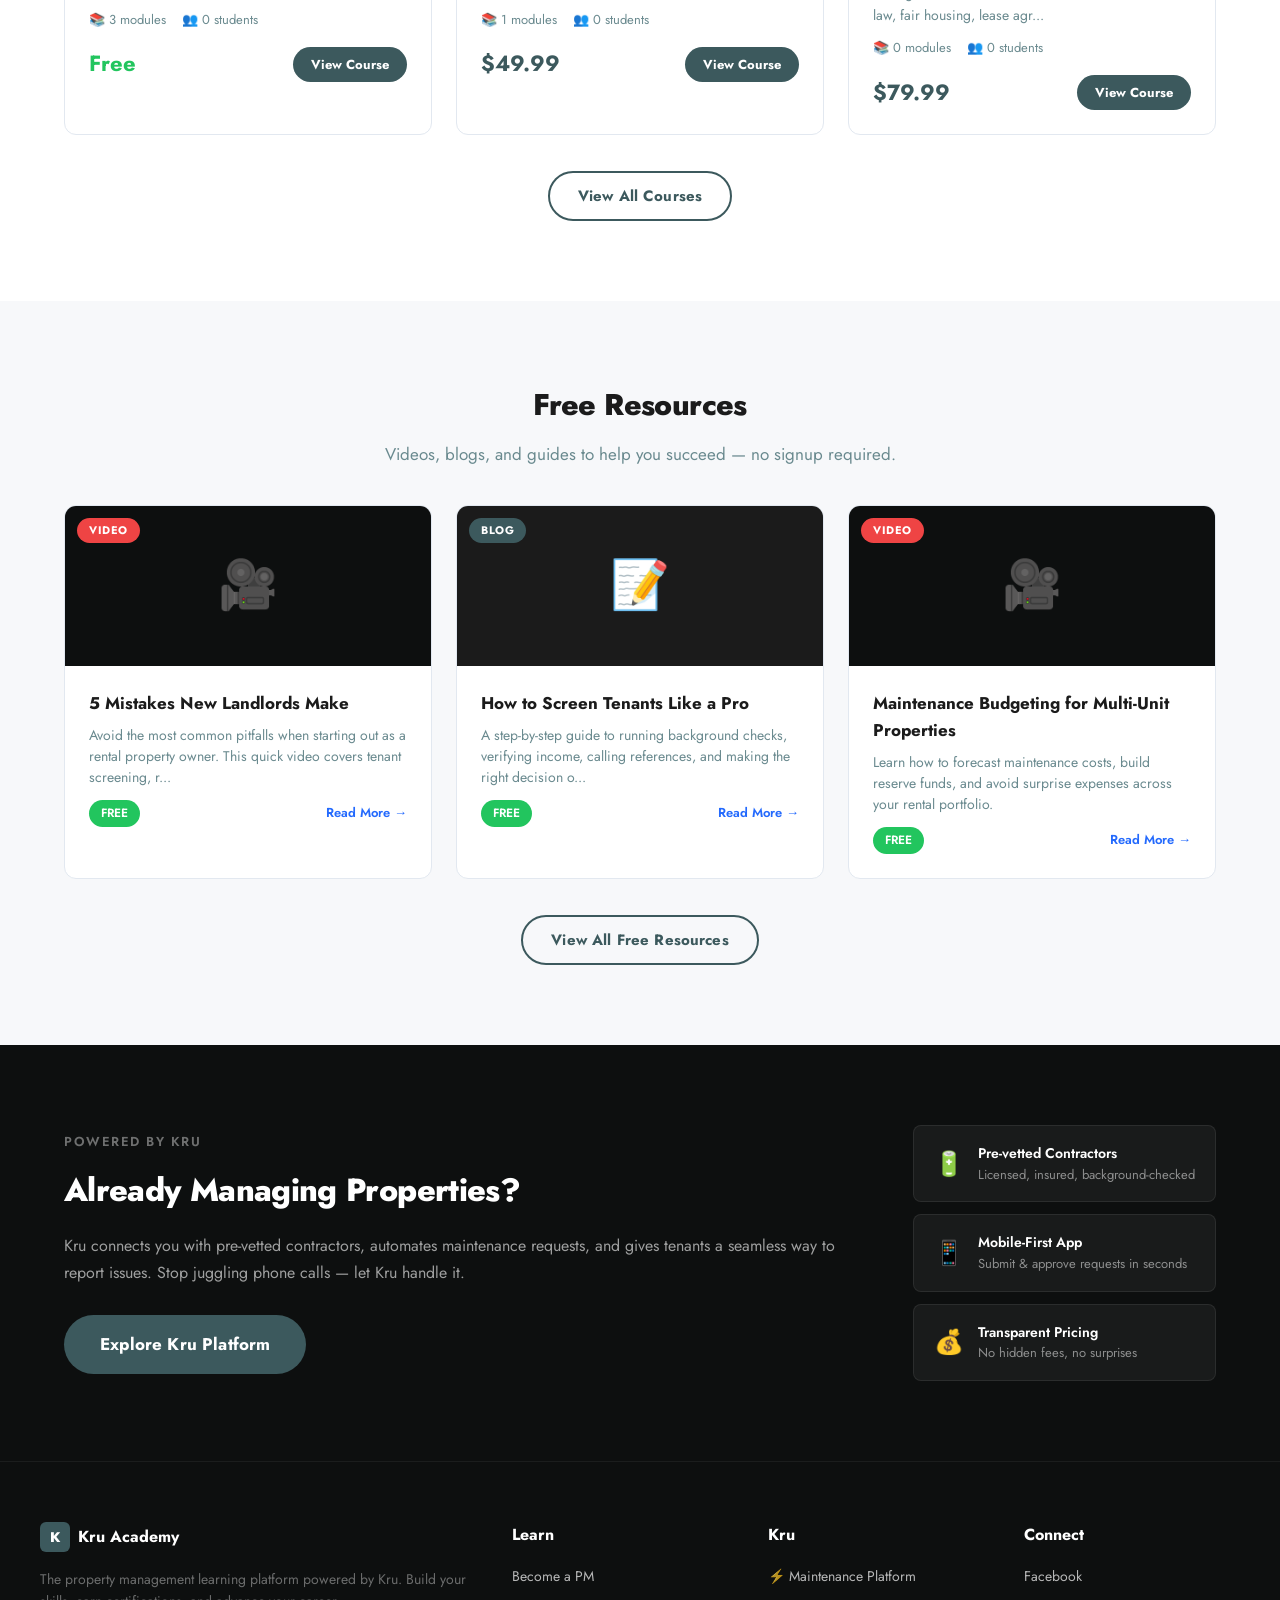
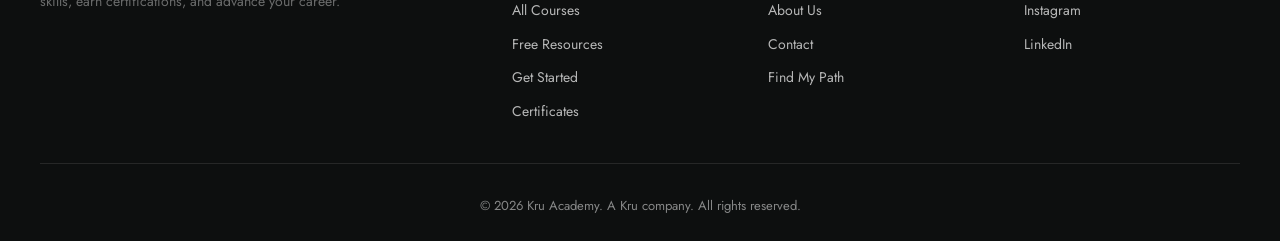
<file: kruacademy-preview.html>
<!DOCTYPE html>
<html lang="en">
<head>
  <meta charset="UTF-8">
  <meta name="viewport" content="width=device-width, initial-scale=1.0">
  <title>Kru Academy - Property Management Resource Center</title>
  <meta name="description" content="Master property management with Kru Academy. Free and premium courses, certifications, and expert-led training powered by Kru.">
  <link rel="preconnect" href="https://fonts.googleapis.com">
  <link href="https://fonts.googleapis.com/css2?family=Jost:wght@300;400;500;600;700;800&display=swap" rel="stylesheet">
  <style>
    *,*::before,*::after{box-sizing:border-box;margin:0;padding:0}
    :root{
      --primary:#3C595D;--primary-light:#64A5AD;--primary-dark:#233538;
      --accent:#246AFD;--bg:#FFFFFF;--bg-white:#FFFFFF;--bg-section:#F7F8FA;
      --dark:#0D0F0F;--dark-2:#1B1B1B;--dark-3:#2A2D2E;
      --text-dark:#1B1B1B;--text-mid:#6A8A8F;--text-light:#C8C8C8;
      --border:#E2E8F0;--success:#22C55E;--warning:#F59E0B;--danger:#EF4444;
      --radius:12px;--radius-sm:8px;--radius-full:9999px;
      --shadow:0 1px 3px rgba(0,0,0,0.06),0 4px 12px rgba(0,0,0,0.03);
      --shadow-lg:0 4px 24px rgba(0,0,0,0.10);--tr:all .2s ease;
    }
    body{font-family:'Jost',sans-serif;background:var(--bg);color:var(--text-dark);line-height:1.6;min-height:100vh}
    a{color:var(--primary);text-decoration:none}a:hover{text-decoration:underline}
    button{font-family:'Jost',sans-serif;cursor:pointer;border:none;outline:none;transition:var(--tr)}
    input,textarea,select{font-family:'Jost',sans-serif;border:1.5px solid var(--border);border-radius:var(--radius-sm);padding:12px 16px;font-size:15px;width:100%;transition:var(--tr);background:var(--bg-white)}
    input:focus,textarea:focus,select:focus{outline:none;border-color:var(--primary);box-shadow:0 0 0 3px rgba(60,89,93,0.1)}
    .btn{display:inline-flex;align-items:center;justify-content:center;gap:8px;padding:12px 28px;border-radius:var(--radius-full);font-weight:700;font-size:15px;transition:var(--tr);letter-spacing:.01em}
    .btn-primary{background:var(--primary);color:#fff}.btn-primary:hover{background:var(--primary-dark);transform:translateY(-1px);box-shadow:var(--shadow)}
    .btn-accent{background:var(--accent);color:#fff}.btn-accent:hover{background:#1a5ae0;transform:translateY(-1px)}
    .btn-outline{background:transparent;color:var(--primary);border:2px solid var(--primary)}.btn-outline:hover{background:var(--primary);color:#fff}
    .btn-dark{background:var(--dark-2);color:#fff}.btn-dark:hover{background:var(--dark);transform:translateY(-1px)}
    .btn-white{background:#fff;color:var(--dark-2)}.btn-white:hover{background:#f0f0f0;transform:translateY(-1px)}
    .btn-danger{background:var(--danger);color:#fff}.btn-danger:hover{background:#dc2626}
    .btn-success{background:var(--success);color:#fff}
    .btn-sm{padding:8px 18px;font-size:13px}.btn-lg{padding:16px 36px;font-size:17px}
    .btn:disabled{opacity:.5;cursor:not-allowed;transform:none}

    /* NAVBAR */
    .navbar{background:var(--dark);padding:0 40px;height:72px;display:flex;align-items:center;justify-content:space-between;position:sticky;top:0;z-index:1000}
    .nav-logo{display:flex;align-items:center;gap:10px;font-size:22px;font-weight:700;color:#fff;cursor:pointer}
    .nav-logo .logo-icon{width:36px;height:36px;background:var(--primary);border-radius:8px;display:flex;align-items:center;justify-content:center;color:#fff;font-weight:800;font-size:17px}
    .nav-logo em{color:var(--primary-light);font-weight:400;font-style:normal}
    .nav-links{display:flex;align-items:center;gap:2px}
    .nav-link{padding:8px 18px;border-radius:var(--radius-full);color:rgba(255,255,255,0.75);font-weight:500;font-size:15px;cursor:pointer;transition:var(--tr);background:none}
    .nav-link:hover,.nav-link.active{background:rgba(255,255,255,0.08);color:#fff}
    .nav-right{display:flex;align-items:center;gap:12px}
    .notif-btn{position:relative;width:42px;height:42px;border-radius:50%;background:rgba(255,255,255,0.08);border:none;display:flex;align-items:center;justify-content:center;cursor:pointer;font-size:20px;color:#fff}
    .notif-btn:hover{background:rgba(255,255,255,0.14)}
    .notif-badge{position:absolute;top:2px;right:2px;width:18px;height:18px;background:var(--danger);color:#fff;border-radius:50%;font-size:10px;display:flex;align-items:center;justify-content:center;font-weight:700}
    .user-avatar{width:38px;height:38px;border-radius:50%;background:var(--primary);color:#fff;display:flex;align-items:center;justify-content:center;font-weight:700;font-size:14px;cursor:pointer}
    .user-dropdown{position:absolute;top:calc(100% + 8px);right:0;background:var(--bg-white);border-radius:var(--radius);box-shadow:var(--shadow-lg);min-width:200px;padding:8px;display:none;z-index:100}
    .user-dropdown.show{display:block}
    .user-dropdown button{width:100%;padding:10px 16px;text-align:left;background:none;border:none;border-radius:var(--radius-sm);font-size:14px;color:var(--text-dark);display:flex;align-items:center;gap:10px}
    .user-dropdown button:hover{background:var(--bg-section)}
    .mobile-toggle{display:none;background:none;border:none;font-size:24px;cursor:pointer;color:#fff}
    @media(max-width:768px){.navbar{padding:0 16px}.nav-links{display:none;position:absolute;top:72px;left:0;right:0;background:var(--dark);flex-direction:column;padding:16px;border-bottom:1px solid rgba(255,255,255,0.1)}.nav-links.show{display:flex}.mobile-toggle{display:block}}

    /* LAYOUT */
    .container{max-width:1200px;margin:0 auto;padding:40px 24px}
    .grid-2{display:grid;grid-template-columns:1fr 1fr;gap:24px}
    .grid-3{display:grid;grid-template-columns:repeat(3,1fr);gap:24px}
    .grid-4{display:grid;grid-template-columns:repeat(4,1fr);gap:24px}
    @media(max-width:1024px){.grid-3,.grid-4{grid-template-columns:repeat(2,1fr)}}
    @media(max-width:640px){.grid-2,.grid-3,.grid-4{grid-template-columns:1fr}}

    /* SECTION */
    .section-white{background:#fff;padding:80px 0}
    .section-light{background:var(--bg-section);padding:80px 0}
    .section-dark{background:var(--dark);padding:80px 0;color:#fff}
    .section-title{font-size:36px;font-weight:800;margin-bottom:12px;letter-spacing:-.02em}
    .section-subtitle{color:var(--text-mid);font-size:17px;max-width:600px;margin:0 auto;line-height:1.6}
    .section-dark .section-subtitle{color:rgba(255,255,255,0.65)}

    /* CARD */
    .card{background:var(--bg-white);border-radius:var(--radius);border:1px solid var(--border);overflow:hidden;transition:var(--tr)}
    .card:hover{box-shadow:var(--shadow-lg);transform:translateY(-3px);border-color:transparent}.card-body{padding:24px}

    /* HERO */
    .hero{background:var(--dark);color:#fff;padding:100px 24px 80px;text-align:center;position:relative;overflow:hidden}
    .hero::before{content:'';position:absolute;top:-40%;right:-15%;width:700px;height:700px;background:radial-gradient(circle,rgba(60,89,93,0.25) 0%,transparent 70%);border-radius:50%}
    .hero::after{content:'';position:absolute;bottom:-30%;left:-10%;width:500px;height:500px;background:radial-gradient(circle,rgba(100,165,173,0.12) 0%,transparent 70%);border-radius:50%}
    .hero h1{font-size:52px;font-weight:800;margin-bottom:20px;position:relative;z-index:1;letter-spacing:-.03em;line-height:1.1}
    .hero h1 em{color:var(--primary-light);font-style:normal}
    .hero p{font-size:19px;opacity:.7;max-width:620px;margin:0 auto 36px;position:relative;z-index:1;font-weight:400;line-height:1.6}
    .hero-btns{display:flex;gap:16px;justify-content:center;flex-wrap:wrap;position:relative;z-index:1}
    @media(max-width:640px){.hero h1{font-size:34px}.hero p{font-size:16px}}

    /* COURSE CARDS */
    .course-thumb{height:180px;background:var(--dark);display:flex;align-items:center;justify-content:center;font-size:48px;color:rgba(255,255,255,0.15);position:relative}
    .badge{padding:4px 12px;border-radius:var(--radius-full);font-size:12px;font-weight:600;color:#fff;display:inline-block}
    .badge-free{background:var(--success)}.badge-paid{background:var(--accent)}
    .badge-beginner{background:var(--success)}.badge-intermediate{background:var(--warning)}.badge-advanced{background:var(--danger)}
    .course-meta{display:flex;align-items:center;gap:16px;font-size:13px;color:var(--text-mid);margin-top:12px}
    .course-meta span{display:flex;align-items:center;gap:4px}
    .price{font-size:22px;font-weight:700;color:var(--primary)}.price.free{color:var(--success)}

    /* PROGRESS */
    .progress-bar{height:8px;background:var(--border);border-radius:4px;overflow:hidden;margin:8px 0}
    .progress-bar .fill{height:100%;background:var(--primary);border-radius:4px;transition:width .5s ease}
    .progress-text{font-size:13px;color:var(--text-mid);font-weight:500}

    /* COURSE VIEW */
    .course-layout{display:grid;grid-template-columns:340px 1fr;gap:0;min-height:calc(100vh - 70px)}
    @media(max-width:1024px){.course-layout{grid-template-columns:1fr}}
    .course-sidebar{background:var(--bg-white);border-right:1px solid var(--border);overflow-y:auto;max-height:calc(100vh - 70px);position:sticky;top:70px}
    @media(max-width:1024px){.course-sidebar{position:static;max-height:none}}
    .sidebar-header{padding:24px;border-bottom:1px solid var(--border)}
    .module-group{border-bottom:1px solid var(--border)}
    .module-title{padding:16px 24px;font-weight:600;font-size:14px;color:var(--primary-dark);background:var(--bg-section);cursor:pointer;display:flex;align-items:center;justify-content:space-between}
    .module-title:hover{background:#eef2f3}
    .lesson-item{padding:12px 24px 12px 40px;font-size:14px;cursor:pointer;display:flex;align-items:center;gap:10px;transition:var(--tr);border-left:3px solid transparent}
    .lesson-item:hover{background:var(--bg-section)}
    .lesson-item.active{background:rgba(60,89,93,0.06);border-left-color:var(--primary);color:var(--primary);font-weight:600}
    .lesson-item.completed{color:var(--success)}
    .check-icon{width:18px;height:18px;border:2px solid var(--border);border-radius:50%;flex-shrink:0;display:flex;align-items:center;justify-content:center;font-size:10px}
    .lesson-item.completed .check-icon{background:var(--success);border-color:var(--success);color:#fff}
    .duration{margin-left:auto;font-size:12px;color:var(--text-light)}
    .course-content{padding:32px;overflow-y:auto}
    @media(max-width:640px){.course-content{padding:16px}}
    .video-container{position:relative;width:100%;padding-bottom:56.25%;background:#000;border-radius:var(--radius);overflow:hidden;margin-bottom:24px}
    .video-container iframe,.video-container video{position:absolute;top:0;left:0;width:100%;height:100%}
    .social-embed{padding:40px;text-align:center;background:var(--dark);border-radius:var(--radius);color:#fff;margin-bottom:24px}
    .social-embed a{color:#fff;font-size:18px;font-weight:600}
    .lesson-content-text{background:var(--bg-white);border-radius:var(--radius);padding:32px;margin-bottom:24px;line-height:1.8;box-shadow:var(--shadow)}
    .lesson-content-text h3{color:var(--primary-dark);margin-bottom:16px}
    .lesson-content-text ul,.lesson-content-text ol{padding-left:24px;margin:12px 0}
    .lesson-content-text li{margin:8px 0}

    /* QUIZ */
    .quiz-header{background:var(--dark);color:#fff;padding:32px;border-radius:var(--radius) var(--radius) 0 0}
    .quiz-body{background:var(--bg-white);padding:32px;border-radius:0 0 var(--radius) var(--radius);box-shadow:var(--shadow)}
    .q-number{display:inline-flex;align-items:center;justify-content:center;width:32px;height:32px;background:var(--primary);color:#fff;border-radius:50%;font-size:14px;font-weight:600;margin-right:12px;flex-shrink:0}
    .q-text{font-size:16px;font-weight:600;margin-bottom:16px;display:flex;align-items:flex-start}
    .answer-option{display:flex;align-items:center;gap:12px;padding:14px 18px;border:2px solid var(--border);border-radius:var(--radius-sm);margin-bottom:8px;cursor:pointer;transition:var(--tr);font-size:15px}
    .answer-option:hover{border-color:var(--primary-light);background:rgba(60,89,93,0.03)}
    .answer-option.selected{border-color:var(--primary);background:rgba(60,89,93,0.06)}
    .answer-option.correct{border-color:var(--success);background:rgba(34,197,94,0.08)}
    .answer-option.incorrect{border-color:var(--danger);background:rgba(239,68,68,0.08)}
    .answer-radio{width:20px;height:20px;border:2px solid var(--border);border-radius:50%;flex-shrink:0;display:flex;align-items:center;justify-content:center}
    .answer-option.selected .answer-radio{border-color:var(--primary)}
    .answer-option.selected .answer-radio::after{content:'';width:10px;height:10px;background:var(--primary);border-radius:50%}
    .answer-checkbox{width:20px;height:20px;border:2px solid var(--border);border-radius:4px;flex-shrink:0;display:flex;align-items:center;justify-content:center;font-size:12px}
    .answer-option.selected .answer-checkbox{border-color:var(--primary);background:var(--primary);color:#fff}
    .explanation{padding:12px 16px;background:#F0F9FF;border-left:3px solid var(--accent);border-radius:0 var(--radius-sm) var(--radius-sm) 0;margin-top:8px;font-size:14px;color:#0369A1}

    /* RESULTS */
    .results-score{width:140px;height:140px;border-radius:50%;display:flex;align-items:center;justify-content:center;margin:0 auto 24px;font-size:42px;font-weight:800}
    .results-score.passed{background:rgba(34,197,94,0.1);color:var(--success);border:4px solid var(--success)}
    .results-score.failed{background:rgba(239,68,68,0.1);color:var(--danger);border:4px solid var(--danger)}

    /* CERTIFICATE */
    .cert-card{background:#fff;border:3px solid var(--primary);border-radius:var(--radius);padding:48px;text-align:center;position:relative;max-width:700px;margin:0 auto}
    .cert-card::before{content:'';position:absolute;inset:8px;border:1px solid var(--primary-light);border-radius:var(--radius-sm);pointer-events:none}

    /* NOTIFICATIONS */
    .notif-panel{position:fixed;top:72px;right:0;width:380px;max-height:calc(100vh - 72px);background:var(--bg-white);box-shadow:var(--shadow-lg);z-index:999;overflow-y:auto;border-left:1px solid var(--border);transform:translateX(100%);transition:transform .3s ease}
    .notif-panel.show{transform:translateX(0)}
    .notif-panel-header{padding:20px 24px;display:flex;align-items:center;justify-content:space-between;border-bottom:1px solid var(--border);position:sticky;top:0;background:var(--bg-white)}
    .notif-item{padding:16px 24px;border-bottom:1px solid var(--border);cursor:pointer;transition:var(--tr)}
    .notif-item:hover{background:var(--bg-section)}
    .notif-item.unread{background:rgba(36,106,253,0.04);border-left:3px solid var(--accent)}
    .notif-item .notif-title{font-weight:600;font-size:14px;margin-bottom:4px}
    .notif-item .notif-msg{font-size:13px;color:var(--text-mid);line-height:1.4}
    .notif-item .notif-time{font-size:11px;color:var(--text-light);margin-top:6px}

    /* NOTES */
    .note-card{background:var(--bg-white);border-radius:var(--radius-sm);padding:16px;margin-bottom:12px;border-left:3px solid var(--primary);border:1px solid var(--border);border-left:3px solid var(--primary)}

    /* AUTH */
    .auth-page{min-height:calc(100vh - 72px);display:flex;align-items:center;justify-content:center;padding:40px 24px;background:var(--dark)}
    .auth-card{background:var(--bg-white);border-radius:var(--radius);padding:48px 40px;max-width:480px;width:100%;box-shadow:var(--shadow-lg)}
    .auth-card h2{font-size:28px;margin-bottom:8px;color:var(--primary-dark)}
    .auth-sub{color:var(--text-mid);margin-bottom:32px;font-size:15px}
    .auth-divider{text-align:center;color:var(--text-light);font-size:13px;margin:20px 0}

    /* FORMS */
    .form-group{margin-bottom:20px}
    .form-group label{display:block;font-weight:600;font-size:14px;margin-bottom:6px;color:var(--text-dark)}
    .form-row{display:grid;grid-template-columns:1fr 1fr;gap:16px}
    @media(max-width:480px){.form-row{grid-template-columns:1fr}}

    /* STAT CARDS */
    .stat-card{background:var(--bg-white);border-radius:var(--radius);padding:24px;border:1px solid var(--border)}
    .stat-value{font-size:32px;font-weight:800;color:var(--primary-dark)}
    .stat-label{font-size:14px;color:var(--text-mid);margin-top:4px}

    /* TABLES */
    .table-wrap{overflow-x:auto}
    table{width:100%;border-collapse:collapse}
    th{text-align:left;padding:12px 16px;background:var(--bg-section);font-size:13px;font-weight:600;color:var(--text-mid);text-transform:uppercase;letter-spacing:.5px}
    td{padding:12px 16px;border-bottom:1px solid var(--border);font-size:14px}
    tr:hover td{background:rgba(60,89,93,0.02)}

    /* TABS */
    .tabs{display:flex;gap:4px;border-bottom:2px solid var(--border);margin-bottom:24px;overflow-x:auto}
    .tab{padding:12px 20px;font-weight:500;font-size:14px;color:var(--text-mid);cursor:pointer;border-bottom:2px solid transparent;margin-bottom:-2px;white-space:nowrap;background:none;border-top:none;border-left:none;border-right:none}
    .tab:hover{color:var(--primary)}.tab.active{color:var(--primary);border-bottom-color:var(--primary);font-weight:600}

    /* TOGGLE */
    .toggle{position:relative;display:inline-block;width:48px;height:26px}
    .toggle input{opacity:0;width:0;height:0}
    .toggle-slider{position:absolute;cursor:pointer;inset:0;background:var(--border);border-radius:26px;transition:var(--tr)}
    .toggle-slider::before{content:'';position:absolute;width:20px;height:20px;left:3px;bottom:3px;background:#fff;border-radius:50%;transition:var(--tr)}
    .toggle input:checked+.toggle-slider{background:var(--primary)}
    .toggle input:checked+.toggle-slider::before{transform:translateX(22px)}

    /* PAYMENT */
    .payment-summary{background:var(--bg-section);border-radius:var(--radius-sm);padding:20px;margin-bottom:24px}
    .payment-total{font-size:28px;font-weight:800;color:var(--primary)}

    /* TOAST */
    .toast-container{position:fixed;top:80px;right:24px;z-index:3000;display:flex;flex-direction:column;gap:8px}
    .toast{padding:14px 24px;border-radius:var(--radius-sm);color:#fff;font-weight:500;font-size:14px;box-shadow:var(--shadow-lg);animation:slideIn .3s ease;max-width:360px}
    .toast.success{background:var(--success)}.toast.error{background:var(--danger)}.toast.info{background:var(--accent)}
    @keyframes slideIn{from{transform:translateX(100%);opacity:0}to{transform:translateX(0);opacity:1}}

    /* FOOTER */
    .footer{background:var(--dark);color:#fff;padding:60px 24px 24px;margin-top:0;border-top:1px solid rgba(255,255,255,0.06)}
    .footer-grid{display:grid;grid-template-columns:2fr 1fr 1fr 1fr;gap:40px;max-width:1200px;margin:0 auto}
    @media(max-width:768px){.footer-grid{grid-template-columns:1fr 1fr}}
    @media(max-width:480px){.footer-grid{grid-template-columns:1fr}}
    .footer h4{font-size:16px;margin-bottom:16px}
    .footer p,.footer a{font-size:14px;color:rgba(255,255,255,0.7)}.footer a:hover{color:#fff;text-decoration:none}
    .footer-links{list-style:none}.footer-links li{margin-bottom:8px}
    .footer-bottom{text-align:center;padding-top:32px;margin-top:32px;border-top:1px solid rgba(255,255,255,0.1);font-size:13px;color:rgba(255,255,255,0.5);max-width:1200px;margin-left:auto;margin-right:auto}

    .loading{display:flex;align-items:center;justify-content:center;padding:60px}
    .spinner{width:40px;height:40px;border:3px solid var(--border);border-top-color:var(--primary);border-radius:50%;animation:spin .8s linear infinite}
    @keyframes spin{to{transform:rotate(360deg)}}
    .empty-state{text-align:center;padding:60px 24px;color:var(--text-mid)}
    .empty-state h3{font-size:20px;color:var(--text-dark);margin-bottom:8px}

    ::-webkit-scrollbar{width:6px}::-webkit-scrollbar-track{background:transparent}::-webkit-scrollbar-thumb{background:var(--text-light);border-radius:3px}
    [hidden]{display:none!important}

    /* CHATBOT */
    .chatbot-overlay{position:fixed;inset:0;background:rgba(0,0,0,0.5);z-index:2000;display:flex;align-items:center;justify-content:center;padding:24px;animation:fadeIn .3s ease}
    @keyframes fadeIn{from{opacity:0}to{opacity:1}}
    .chatbot{background:var(--bg-white);border-radius:var(--radius);max-width:520px;width:100%;box-shadow:var(--shadow-lg);overflow:hidden;animation:slideUp .4s ease}
    @keyframes slideUp{from{transform:translateY(40px);opacity:0}to{transform:translateY(0);opacity:1}}
    .chatbot-header{background:var(--dark);color:#fff;padding:28px 32px;position:relative}
    .chatbot-header h3{font-size:20px;margin-bottom:4px}.chatbot-header p{font-size:14px;opacity:.85}
    .chatbot-close{position:absolute;top:16px;right:16px;background:rgba(255,255,255,.2);border:none;color:#fff;width:32px;height:32px;border-radius:50%;display:flex;align-items:center;justify-content:center;font-size:18px;cursor:pointer}
    .chatbot-close:hover{background:rgba(255,255,255,.3)}
    .chatbot-body{padding:28px 32px}
    .chatbot-step{animation:fadeIn .3s ease}
    .chatbot-q{font-size:16px;font-weight:600;color:var(--primary-dark);margin-bottom:20px;line-height:1.5}
    .chatbot-option{display:flex;align-items:flex-start;gap:14px;padding:16px 18px;border:2px solid var(--border);border-radius:var(--radius-sm);margin-bottom:10px;cursor:pointer;transition:var(--tr)}
    .chatbot-option:hover{border-color:var(--primary-light);background:rgba(60,89,93,.03);transform:translateX(4px)}
    .chatbot-option .cb-icon{font-size:28px;flex-shrink:0;margin-top:2px}
    .chatbot-option .cb-label{font-weight:600;font-size:15px;margin-bottom:2px}
    .chatbot-option .cb-desc{font-size:13px;color:var(--text-mid);line-height:1.4}
    .chatbot-result{text-align:center;padding:12px 0}
    .chatbot-result .cb-emoji{font-size:48px;margin-bottom:16px}
    .chatbot-result h3{font-size:20px;color:var(--primary-dark);margin-bottom:8px}
    .chatbot-result p{font-size:14px;color:var(--text-mid);margin-bottom:20px;line-height:1.5}
    .chatbot-recs{text-align:left;margin-bottom:20px}
    .chatbot-rec{display:flex;align-items:center;gap:12px;padding:12px 16px;background:var(--bg-section);border-radius:var(--radius-sm);margin-bottom:8px;cursor:pointer;transition:var(--tr)}
    .chatbot-rec:hover{background:rgba(60,89,93,.08);transform:translateX(4px)}
    .chatbot-rec .rec-icon{font-size:20px}.chatbot-rec .rec-title{font-weight:600;font-size:14px}
    .chatbot-rec .rec-tag{margin-left:auto;font-size:11px;padding:2px 8px;border-radius:20px;font-weight:600}

    /* RESOURCES PAGE */
    .resource-card{cursor:pointer;transition:var(--tr)}
    .resource-card:hover{transform:translateY(-4px)}
    .resource-thumb{height:160px;display:flex;align-items:center;justify-content:center;font-size:48px;position:relative;overflow:hidden}
    .resource-thumb.video{background:var(--dark)}
    .resource-thumb.blog{background:var(--dark-2)}
    .resource-thumb.guide{background:var(--dark-3)}
    .resource-thumb.podcast{background:var(--dark)}
    .resource-type{position:absolute;top:12px;left:12px;padding:4px 12px;border-radius:20px;font-size:11px;font-weight:700;color:#fff;text-transform:uppercase;letter-spacing:.5px}
    .resource-type.video{background:var(--danger)}.resource-type.blog{background:var(--primary)}
    .resource-type.guide{background:var(--accent)}.resource-type.podcast{background:#e94560}
    .resource-filter-bar{display:flex;gap:8px;flex-wrap:wrap;margin-bottom:28px}
    .resource-filter{padding:8px 20px;border-radius:var(--radius-full);font-size:14px;font-weight:500;background:var(--bg-white);border:2px solid var(--border);color:var(--text-dark);cursor:pointer;transition:var(--tr)}
    .resource-filter:hover{border-color:var(--primary-light)}
    .resource-filter.active{background:var(--primary);color:#fff;border-color:var(--primary)}

    /* KRU PLATFORM LINK */
    .nav-kru-link{padding:8px 16px;border-radius:var(--radius-full);font-weight:600;font-size:13px;cursor:pointer;transition:var(--tr);background:var(--primary);color:#fff!important;text-decoration:none!important;display:inline-flex;align-items:center;gap:6px;white-space:nowrap}
    .nav-kru-link:hover{background:var(--primary-light);transform:translateY(-1px)}

    /* GET STARTED / PROSPECTIVE PM PAGE */
    .gs-hero{background:var(--dark);color:#fff;padding:100px 24px 70px;text-align:center;position:relative;overflow:hidden}
    .gs-hero::before{content:'';position:absolute;top:-40%;right:-15%;width:500px;height:500px;background:radial-gradient(circle,rgba(60,89,93,.2) 0%,transparent 70%);border-radius:50%}
    .gs-hero::after{content:'';position:absolute;bottom:-30%;left:-10%;width:400px;height:400px;background:radial-gradient(circle,rgba(100,165,173,.1) 0%,transparent 70%);border-radius:50%}
    .gs-hero h1{font-size:48px;font-weight:800;margin-bottom:16px;position:relative;z-index:1;line-height:1.1;letter-spacing:-.03em}
    .gs-hero p{font-size:19px;opacity:.65;max-width:650px;margin:0 auto;position:relative;z-index:1;font-weight:400;line-height:1.6}
    @media(max-width:640px){.gs-hero h1{font-size:32px}.gs-hero p{font-size:16px}}
    .gs-step{display:flex;align-items:flex-start;gap:24px;padding:32px;background:var(--bg-white);border-radius:var(--radius);border:1px solid var(--border);transition:var(--tr);margin-bottom:16px}
    .gs-step:hover{box-shadow:var(--shadow-lg);transform:translateY(-2px);border-color:transparent}
    .gs-step-num{width:48px;height:48px;border-radius:50%;background:var(--dark);color:#fff;display:flex;align-items:center;justify-content:center;font-size:20px;font-weight:800;flex-shrink:0}
    .gs-step h3{font-size:18px;margin-bottom:6px;color:var(--primary-dark)}
    .gs-step p{font-size:14px;color:var(--text-mid);line-height:1.6}
    .gs-checklist{list-style:none;padding:0}
    .gs-checklist li{padding:14px 0;border-bottom:1px solid var(--border);display:flex;align-items:flex-start;gap:12px;font-size:15px}
    .gs-checklist li:last-child{border-bottom:none}
    .gs-check{width:24px;height:24px;border-radius:50%;background:rgba(34,197,94,.12);color:var(--success);display:flex;align-items:center;justify-content:center;font-size:14px;flex-shrink:0;margin-top:2px}
    .gs-myth{background:var(--bg-white);border-radius:var(--radius-sm);padding:20px 24px;margin-bottom:12px;border-left:4px solid var(--danger);border:1px solid var(--border);border-left:4px solid var(--danger)}
    .gs-myth .myth-label{font-size:11px;text-transform:uppercase;letter-spacing:1px;font-weight:700;color:var(--danger);margin-bottom:4px}
    .gs-myth .truth-label{font-size:11px;text-transform:uppercase;letter-spacing:1px;font-weight:700;color:var(--success);margin-bottom:4px;margin-top:10px}
    .gs-myth h4{font-size:15px;margin-bottom:2px}
    .gs-myth p{font-size:14px;color:var(--text-mid);line-height:1.5}
  </style>
</head>
<body>
<div id="app"></div>
<div class="toast-container" id="toasts"></div>

<script>
// ================================================================
//  Kru Academy — Full Self-Contained LMS (localStorage backend)
// ================================================================
const DB = {
  _get(k){ try{ return JSON.parse(localStorage.getItem('kru_'+k)) || null; }catch{ return null; } },
  _set(k,v){ localStorage.setItem('kru_'+k, JSON.stringify(v)); },
  getAll(k){ return this._get(k) || []; },
  setAll(k,v){ this._set(k,v); },
  nextId(k){ const n = (this._get(k+'_seq') || 0) + 1; this._set(k+'_seq', n); return n; },
  insert(k, obj){ const all = this.getAll(k); obj.id = this.nextId(k); all.push(obj); this.setAll(k, all); return obj; },
  update(k, id, patch){ const all = this.getAll(k); const i = all.findIndex(x=>x.id===id); if(i>=0) Object.assign(all[i], patch); this.setAll(k, all); return all[i]; },
  remove(k, id){ this.setAll(k, this.getAll(k).filter(x=>x.id!==id)); },
  find(k, fn){ return this.getAll(k).find(fn); },
  filter(k, fn){ return this.getAll(k).filter(fn); },
  count(k, fn){ return fn ? this.filter(k,fn).length : this.getAll(k).length; }
};

// Seed data on first load
if(!localStorage.getItem('kru_seeded')){
  // Admin user
  DB.insert('users', { first_name:'Kru', last_name:'Admin', email:'admin@kruacademy.ca', phone:'', password:'admin123', role:'admin', email_notif:true, sms_notif:true, push_notif:true, created_at:new Date().toISOString(), last_active:new Date().toISOString() });

  // Courses
  const c1 = DB.insert('courses', { title:'Property Management Fundamentals', description:'Master the essentials of property management. Learn tenant relations, maintenance coordination, financial tracking, and legal compliance in this comprehensive introductory course.', category:'Fundamentals', difficulty:'beginner', is_free:true, price:0, is_published:true, created_by:1, created_at:new Date().toISOString() });
  const c2 = DB.insert('courses', { title:'Advanced Maintenance Coordination', description:'Take your maintenance management skills to the next level. Learn advanced scheduling, vendor management, preventive maintenance programs, and cost optimization strategies using the Kru platform.', category:'Maintenance', difficulty:'intermediate', is_free:false, price:49.99, is_published:true, created_by:1, created_at:new Date().toISOString() });
  const c3 = DB.insert('courses', { title:'Legal Essentials for Property Managers', description:'Navigate the legal landscape of property management with confidence. Covers landlord-tenant law, fair housing, lease agreements, eviction procedures, and liability management across Canadian provinces.', category:'Legal', difficulty:'advanced', is_free:false, price:79.99, is_published:true, created_by:1, created_at:new Date().toISOString() });
  const c4 = DB.insert('courses', { title:'Getting Started with Kru', description:'Learn how to use the Kru platform to streamline your property maintenance workflow. This free course walks you through setup, submitting requests, managing contractors, and using all Kru features effectively.', category:'Platform', difficulty:'beginner', is_free:true, price:0, is_published:true, created_by:1, created_at:new Date().toISOString() });

  // Modules for Course 1
  const m1 = DB.insert('modules', { course_id:c1.id, title:'Getting Started with Property Management', description:'An introduction to the world of property management', sort_order:0 });
  const m2 = DB.insert('modules', { course_id:c1.id, title:'Tenant Relations & Communication', description:'Building strong relationships with your tenants', sort_order:1 });
  const m3 = DB.insert('modules', { course_id:c1.id, title:'Maintenance & Repairs', description:'Efficient maintenance coordination strategies', sort_order:2 });

  // Module for Course 2
  const m4 = DB.insert('modules', { course_id:c2.id, title:'Advanced Vendor Management', description:'Building and managing your contractor network', sort_order:0 });

  // Lessons
  DB.insert('lessons', { module_id:m1.id, title:'Welcome to Property Management', description:'Your journey into property management starts here', content_type:'youtube', youtube_url:'https://www.youtube.com/watch?v=dQw4w9WgXcQ', duration:10, sort_order:0, is_free_preview:true });
  DB.insert('lessons', { module_id:m1.id, title:'Understanding Your Role', description:'Key responsibilities of a property manager', content_type:'text', text_content:'<h3>The Property Manager Role</h3><p>A property manager serves as the bridge between property owners and tenants. Your core responsibilities include:</p><ul><li><strong>Tenant Screening &amp; Selection</strong> — Finding reliable tenants through background checks and interviews</li><li><strong>Rent Collection</strong> — Ensuring timely payments and handling delinquencies</li><li><strong>Maintenance Coordination</strong> — Managing repairs, inspections, and preventive maintenance</li><li><strong>Legal Compliance</strong> — Staying current with landlord-tenant laws and regulations</li><li><strong>Financial Management</strong> — Budgeting, accounting, and financial reporting</li></ul><p>In the following lessons, we will dive deep into each of these areas.</p>', duration:15, sort_order:1, is_free_preview:false });
  DB.insert('lessons', { module_id:m2.id, title:'Communication Best Practices', description:'How to communicate effectively with tenants', content_type:'youtube', youtube_url:'https://www.youtube.com/watch?v=dQw4w9WgXcQ', duration:12, sort_order:0, is_free_preview:false });
  DB.insert('lessons', { module_id:m2.id, title:'Handling Complaints & Disputes', description:'Professional conflict resolution strategies', content_type:'text', text_content:'<h3>Professional Complaint Handling</h3><p>Every property manager will face tenant complaints. Here is how to handle them professionally:</p><ol><li><strong>Listen Actively</strong> — Let the tenant express their concern fully</li><li><strong>Acknowledge</strong> — Show empathy and understanding</li><li><strong>Document</strong> — Record every complaint in writing</li><li><strong>Act Promptly</strong> — Provide a timeline for resolution</li><li><strong>Follow Up</strong> — Confirm the issue has been resolved</li></ol>', duration:20, sort_order:1, is_free_preview:false });
  DB.insert('lessons', { module_id:m3.id, title:'Maintenance Workflow with Kru', description:'How to use Kru for efficient maintenance coordination', content_type:'youtube', youtube_url:'https://www.youtube.com/watch?v=dQw4w9WgXcQ', duration:15, sort_order:0, is_free_preview:false });
  DB.insert('lessons', { module_id:m3.id, title:'Follow Kru on Social Media', description:'Stay connected with the Kru community for tips and updates', content_type:'social', social_url:'https://www.instagram.com/mykru.ca/', duration:5, sort_order:1, is_free_preview:false });
  DB.insert('lessons', { module_id:m4.id, title:'Building Your Contractor Network', description:'Strategies for finding and vetting quality contractors', content_type:'youtube', youtube_url:'https://www.youtube.com/watch?v=dQw4w9WgXcQ', duration:18, sort_order:0, is_free_preview:true });

  // Quiz (lesson quiz)
  const q1 = DB.insert('quizzes', { course_id:c1.id, lesson_id:null, title:'Module 1 Knowledge Check', description:'Test your understanding of property management basics.', quiz_type:'lesson', passing_score:70, time_limit:0, max_attempts:3 });
  const qq1 = DB.insert('questions', { quiz_id:q1.id, text:'What is the primary role of a property manager?', type:'multiple_choice', explanation:'A property manager serves as the bridge between property owners and tenants.', points:1, sort_order:0 });
  DB.insert('answers', { question_id:qq1.id, text:'Bridge between owners and tenants', is_correct:true, sort_order:0 });
  DB.insert('answers', { question_id:qq1.id, text:'Only collecting rent', is_correct:false, sort_order:1 });
  DB.insert('answers', { question_id:qq1.id, text:'Selling properties', is_correct:false, sort_order:2 });
  DB.insert('answers', { question_id:qq1.id, text:'Interior design', is_correct:false, sort_order:3 });

  const qq2 = DB.insert('questions', { quiz_id:q1.id, text:'Tenant screening includes background checks.', type:'true_false', explanation:'Yes, thorough tenant screening including background checks is a key responsibility.', points:1, sort_order:1 });
  DB.insert('answers', { question_id:qq2.id, text:'True', is_correct:true, sort_order:0 });
  DB.insert('answers', { question_id:qq2.id, text:'False', is_correct:false, sort_order:1 });

  // Final Exam
  const fe = DB.insert('quizzes', { course_id:c1.id, lesson_id:null, title:'Property Management Fundamentals — Final Exam', description:'Comprehensive exam covering all modules. Score 80% or higher to earn your Kru Academy Certificate.', quiz_type:'final_exam', passing_score:80, time_limit:60, max_attempts:3 });

  const feq1 = DB.insert('questions', { quiz_id:fe.id, text:'Which of the following is NOT a core responsibility of a property manager?', type:'multiple_choice', explanation:'Property managers handle tenant relations, maintenance, finances, and legal compliance — not real estate sales.', points:2, sort_order:0 });
  DB.insert('answers', { question_id:feq1.id, text:'Selling properties on behalf of owners', is_correct:true, sort_order:0 });
  DB.insert('answers', { question_id:feq1.id, text:'Collecting rent from tenants', is_correct:false, sort_order:1 });
  DB.insert('answers', { question_id:feq1.id, text:'Coordinating maintenance requests', is_correct:false, sort_order:2 });
  DB.insert('answers', { question_id:feq1.id, text:'Ensuring legal compliance', is_correct:false, sort_order:3 });

  const feq2 = DB.insert('questions', { quiz_id:fe.id, text:'What is the first step when handling a tenant complaint?', type:'multiple_choice', explanation:'Active listening allows the tenant to fully express their concern before you respond.', points:2, sort_order:1 });
  DB.insert('answers', { question_id:feq2.id, text:'Listen actively to the tenant', is_correct:true, sort_order:0 });
  DB.insert('answers', { question_id:feq2.id, text:'Immediately escalate to the owner', is_correct:false, sort_order:1 });
  DB.insert('answers', { question_id:feq2.id, text:'Send a written warning', is_correct:false, sort_order:2 });
  DB.insert('answers', { question_id:feq2.id, text:'Ignore the complaint', is_correct:false, sort_order:3 });

  const feq3 = DB.insert('questions', { quiz_id:fe.id, text:'Every tenant complaint should be documented in writing.', type:'true_false', explanation:'Documentation protects both the property manager and the tenant.', points:2, sort_order:2 });
  DB.insert('answers', { question_id:feq3.id, text:'True', is_correct:true, sort_order:0 });
  DB.insert('answers', { question_id:feq3.id, text:'False', is_correct:false, sort_order:1 });

  const feq4 = DB.insert('questions', { quiz_id:fe.id, text:'What platform does Kru provide for maintenance coordination?', type:'multiple_choice', explanation:'Kru provides a mobile-first application for streamlined maintenance requests.', points:2, sort_order:3 });
  DB.insert('answers', { question_id:feq4.id, text:'A mobile-first application', is_correct:true, sort_order:0 });
  DB.insert('answers', { question_id:feq4.id, text:'A paper-based system', is_correct:false, sort_order:1 });
  DB.insert('answers', { question_id:feq4.id, text:'Phone-only support', is_correct:false, sort_order:2 });
  DB.insert('answers', { question_id:feq4.id, text:'Email-only communication', is_correct:false, sort_order:3 });

  const feq5 = DB.insert('questions', { quiz_id:fe.id, text:'Which of the following are important for successful property management? (Select all that apply)', type:'multi_select', explanation:'All of these except ignoring regulations are critical to successful property management.', points:2, sort_order:4 });
  DB.insert('answers', { question_id:feq5.id, text:'Clear communication with tenants', is_correct:true, sort_order:0 });
  DB.insert('answers', { question_id:feq5.id, text:'Timely maintenance responses', is_correct:true, sort_order:1 });
  DB.insert('answers', { question_id:feq5.id, text:'Proper financial tracking', is_correct:true, sort_order:2 });
  DB.insert('answers', { question_id:feq5.id, text:'Ignoring local regulations', is_correct:false, sort_order:3 });

  // Free Resources
  DB.insert('resources', { title:'5 Mistakes New Landlords Make', description:'Avoid the most common pitfalls when starting out as a rental property owner. This quick video covers tenant screening, rent pricing, insurance gaps, and more.', type:'video', url:'https://www.youtube.com/watch?v=dQw4w9WgXcQ', category:'all', tags:'beginner,landlord', created_at:new Date().toISOString() });
  DB.insert('resources', { title:'How to Screen Tenants Like a Pro', description:'A step-by-step guide to running background checks, verifying income, calling references, and making the right decision on applicants.', type:'blog', content:'<h3>Tenant Screening 101</h3><p>Finding the right tenant is the single most important thing you can do as a property manager. A great tenant pays on time, respects the property, and communicates openly. A bad tenant can cost you thousands in missed rent, legal fees, and repairs.</p><h3>Step 1: Create a Consistent Process</h3><p>Apply the same criteria to every applicant. This protects you legally and ensures fairness. Your checklist should include: credit check, criminal background, employment verification, rental history, and personal references.</p><h3>Step 2: Verify Income</h3><p>A general rule of thumb is that a tenant should earn at least 3x the monthly rent. Request recent pay stubs or a letter from their employer.</p><h3>Step 3: Call Previous Landlords</h3><p>Ask specific questions: Did they pay rent on time? Did they maintain the property? Would you rent to them again? Previous landlords are your best source of truth.</p><h3>Step 4: Trust the Process</h3><p>Even if an applicant seems great in person, never skip the verification steps. Document everything and keep your process consistent.</p>', category:'all', tags:'screening,beginner', created_at:new Date().toISOString() });
  DB.insert('resources', { title:'Maintenance Budgeting for Multi-Unit Properties', description:'Learn how to forecast maintenance costs, build reserve funds, and avoid surprise expenses across your rental portfolio.', type:'video', url:'https://www.youtube.com/watch?v=dQw4w9WgXcQ', category:'all', tags:'maintenance,finance', created_at:new Date().toISOString() });
  DB.insert('resources', { title:'Understanding the Residential Tenancies Act', description:'A beginner-friendly breakdown of your rights and responsibilities as a landlord under Canadian tenancy law.', type:'guide', content:'<h3>Know Your Legal Obligations</h3><p>Every province in Canada has its own Residential Tenancies Act (RTA) governing the landlord-tenant relationship. While the specifics vary, the core principles are consistent:</p><ul><li><strong>Right to Quiet Enjoyment</strong> — Tenants have the right to reasonable peace in their home. You cannot enter without proper notice (usually 24 hours).</li><li><strong>Maintenance Standards</strong> — Landlords must keep the property in a good state of repair, meeting all health, safety, and housing standards.</li><li><strong>Rent Increases</strong> — Most provinces cap annual rent increases and require written notice (typically 90 days).</li><li><strong>Security Deposits</strong> — Rules around deposits vary by province. Some provinces do not allow them at all.</li><li><strong>Eviction Process</strong> — You cannot simply evict a tenant. There are specific legal grounds and procedures that must be followed.</li></ul><p>Staying informed about your local RTA is essential. Ignorance of the law is not a defense.</p>', category:'all', tags:'legal,beginner', created_at:new Date().toISOString() });
  DB.insert('resources', { title:'How Kru Saves Property Managers 10+ Hours/Week', description:'See how the Kru platform automates maintenance coordination, contractor dispatch, and tenant communication — so you can focus on growing your portfolio.', type:'video', url:'https://www.youtube.com/watch?v=dQw4w9WgXcQ', category:'all', tags:'kru,platform', created_at:new Date().toISOString() });
  DB.insert('resources', { title:'The PM Playbook: From 1 Unit to 50', description:'Real strategies from property managers who scaled their portfolio. Covers systems, hiring, technology, and mindset shifts at every stage of growth.', type:'blog', content:'<h3>Scaling Your Portfolio</h3><p>Growing from a single rental unit to a portfolio of 50+ properties requires fundamentally different systems at each stage. Here is what changes:</p><h3>1-5 Units: The DIY Phase</h3><p>You can handle most things yourself at this stage. Focus on learning the basics of tenant relations, light maintenance, and bookkeeping. Use spreadsheets and your phone.</p><h3>5-15 Units: The Systems Phase</h3><p>This is where most landlords get stuck. You need to transition from doing everything yourself to building repeatable processes. Use property management software, standardize your lease agreements, and start building a contractor network.</p><h3>15-50 Units: The Team Phase</h3><p>You cannot do this alone. Consider hiring a part-time property manager or virtual assistant. Use platforms like Kru to automate maintenance workflows. Delegate tenant communication and focus on acquisitions and strategy.</p>', category:'all', tags:'scaling,strategy', created_at:new Date().toISOString() });
  DB.insert('resources', { title:'Setting Up Your First Rental Property', description:'A complete walkthrough for first-time landlords — from finding the right property to getting your first tenant moved in.', type:'guide', content:'<h3>Your First Rental Property Checklist</h3><ol><li><strong>Research your market</strong> — Understand average rents, vacancy rates, and tenant demographics in your area.</li><li><strong>Run the numbers</strong> — Calculate mortgage, taxes, insurance, maintenance reserves (budget 1-2% of property value annually), and expected rental income.</li><li><strong>Prepare the property</strong> — Ensure it meets all safety codes. Install smoke detectors, carbon monoxide detectors, and secure all entry points.</li><li><strong>Get insured</strong> — Switch from homeowner to landlord insurance. Consider an umbrella policy for extra liability protection.</li><li><strong>Create a lease agreement</strong> — Use a province-specific template. Cover rent amount, due date, pet policy, maintenance responsibilities, and notice requirements.</li><li><strong>List and market</strong> — Use online platforms, social media, and local signage. Take quality photos and write detailed descriptions.</li><li><strong>Screen tenants thoroughly</strong> — Never skip this step. See our tenant screening guide for details.</li><li><strong>Document everything</strong> — Do a move-in inspection with photos and have the tenant sign off.</li></ol>', category:'all', tags:'beginner,setup', created_at:new Date().toISOString() });
  DB.insert('resources', { title:'Property Management Tech Stack 2025', description:'The best apps and tools that modern property managers are using to automate their workflow, from rent collection to contractor management.', type:'blog', content:'<h3>Essential Tools for Modern PMs</h3><p>Technology has transformed property management. Here are the must-have tools:</p><ul><li><strong>Kru (mykru.ca)</strong> — Maintenance coordination, contractor vetting, and streamlined communication between owners, tenants, and contractors.</li><li><strong>Accounting Software</strong> — Track income, expenses, and generate reports for tax season.</li><li><strong>Tenant Communication</strong> — Centralized messaging prevents things from falling through the cracks.</li><li><strong>Digital Lease Signing</strong> — E-signatures save time and create a clear paper trail.</li><li><strong>Inspection Apps</strong> — Document property condition with timestamped photos and notes.</li></ul>', category:'all', tags:'technology,tools', created_at:new Date().toISOString() });

  localStorage.setItem('kru_seeded', '1');
}

// Seed resources separately (for users upgrading from v1)
if(DB.getAll('resources').length === 0){
  DB.insert('resources', { title:'5 Mistakes New Landlords Make', description:'Avoid the most common pitfalls when starting out as a rental property owner. This quick video covers tenant screening, rent pricing, insurance gaps, and more.', type:'video', url:'https://www.youtube.com/watch?v=dQw4w9WgXcQ', category:'all', tags:'beginner,landlord', created_at:new Date().toISOString() });
  DB.insert('resources', { title:'How to Screen Tenants Like a Pro', description:'A step-by-step guide to running background checks, verifying income, calling references, and making the right decision on applicants.', type:'blog', content:'<h3>Tenant Screening 101</h3><p>Finding the right tenant is the single most important thing you can do as a property manager. A great tenant pays on time, respects the property, and communicates openly.</p><h3>Step 1: Create a Consistent Process</h3><p>Apply the same criteria to every applicant. Your checklist should include: credit check, criminal background, employment verification, rental history, and personal references.</p><h3>Step 2: Verify Income</h3><p>A general rule is that a tenant should earn at least 3x the monthly rent. Request recent pay stubs or a letter from their employer.</p><h3>Step 3: Call Previous Landlords</h3><p>Ask: Did they pay on time? Did they maintain the property? Would you rent to them again?</p><h3>Step 4: Trust the Process</h3><p>Even if an applicant seems great in person, never skip verification. Document everything.</p>', category:'all', tags:'screening,beginner', created_at:new Date().toISOString() });
  DB.insert('resources', { title:'Maintenance Budgeting for Multi-Unit Properties', description:'Learn how to forecast maintenance costs, build reserve funds, and avoid surprise expenses across your rental portfolio.', type:'video', url:'https://www.youtube.com/watch?v=dQw4w9WgXcQ', category:'all', tags:'maintenance,finance', created_at:new Date().toISOString() });
  DB.insert('resources', { title:'Understanding the Residential Tenancies Act', description:'A beginner-friendly breakdown of your rights and responsibilities as a landlord under Canadian tenancy law.', type:'guide', content:'<h3>Know Your Legal Obligations</h3><p>Every province has its own Residential Tenancies Act. Core principles include:</p><ul><li><strong>Right to Quiet Enjoyment</strong> — Tenants have the right to peace. You need 24h notice to enter.</li><li><strong>Maintenance Standards</strong> — Keep the property in good repair.</li><li><strong>Rent Increases</strong> — Most provinces cap annual increases and require written notice.</li><li><strong>Eviction Process</strong> — Specific legal grounds and procedures must be followed.</li></ul>', category:'all', tags:'legal,beginner', created_at:new Date().toISOString() });
  DB.insert('resources', { title:'How Kru Saves Property Managers 10+ Hours/Week', description:'See how the Kru platform automates maintenance coordination, contractor dispatch, and tenant communication.', type:'video', url:'https://www.youtube.com/watch?v=dQw4w9WgXcQ', category:'all', tags:'kru,platform', created_at:new Date().toISOString() });
  DB.insert('resources', { title:'The PM Playbook: From 1 Unit to 50', description:'Real strategies from property managers who scaled their portfolio. Covers systems, hiring, technology, and mindset shifts.', type:'blog', content:'<h3>Scaling Your Portfolio</h3><h3>1-5 Units: The DIY Phase</h3><p>Handle most things yourself. Focus on basics of tenant relations and bookkeeping.</p><h3>5-15 Units: The Systems Phase</h3><p>Build repeatable processes. Use software, standardize leases, build a contractor network.</p><h3>15-50 Units: The Team Phase</h3><p>Hire help. Use platforms like Kru to automate maintenance. Focus on acquisitions and strategy.</p>', category:'all', tags:'scaling,strategy', created_at:new Date().toISOString() });
  DB.insert('resources', { title:'Setting Up Your First Rental Property', description:'A complete walkthrough for first-time landlords — from finding the right property to getting your first tenant.', type:'guide', content:'<h3>Your First Rental Checklist</h3><ol><li>Research your market — rents, vacancy rates, demographics.</li><li>Run the numbers — mortgage, taxes, insurance, maintenance reserves.</li><li>Prepare the property — safety codes, smoke detectors, secure entries.</li><li>Get landlord insurance and consider umbrella coverage.</li><li>Create a province-specific lease agreement.</li><li>List and market with quality photos.</li><li>Screen tenants thoroughly.</li><li>Do a move-in inspection with signed documentation.</li></ol>', category:'all', tags:'beginner,setup', created_at:new Date().toISOString() });
  DB.insert('resources', { title:'Property Management Tech Stack 2025', description:'The best apps and tools modern PMs use to automate workflow, from rent collection to contractor management.', type:'blog', content:'<h3>Essential Tools for Modern PMs</h3><ul><li><strong>Kru (mykru.ca)</strong> — Maintenance coordination and contractor management.</li><li><strong>Accounting Software</strong> — Track income, expenses, tax reports.</li><li><strong>Tenant Communication</strong> — Centralized messaging.</li><li><strong>Digital Lease Signing</strong> — E-signatures save time.</li><li><strong>Inspection Apps</strong> — Timestamped photos and notes.</li></ul>', category:'all', tags:'technology,tools', created_at:new Date().toISOString() });
}

// ================================================================
//  APP STATE & CONTROLLER
// ================================================================
const App = {
  state: {
    user: JSON.parse(localStorage.getItem('kru_current_user') || 'null'),
    page: 'home',
    courses: [],
    currentCourse: null,
    currentLesson: null,
    currentQuiz: null,
    quizAnswers: {},
    quizResults: null,
    courseProgress: null,
    showNotifPanel: false,
    showUserMenu: false,
    mobileNav: false,
    quizTimerId: null,
    quizTimeLeft: 0,
    adminTab: 'courses',
    resourceFilter: 'all',
    currentResource: null,
    showChatbot: false,
    chatbotStep: 0,
    chatbotProfile: null,
  },

  // Helpers
  esc(s){ if(!s) return ''; const d=document.createElement('div'); d.textContent=s; return d.innerHTML; },
  timeAgo(d){ const s=Math.floor((Date.now()-new Date(d))/1000); if(s<60) return 'just now'; if(s<3600) return Math.floor(s/60)+'m ago'; if(s<86400) return Math.floor(s/3600)+'h ago'; if(s<604800) return Math.floor(s/86400)+'d ago'; return new Date(d).toLocaleDateString(); },
  toast(msg, type='info'){ const c=document.getElementById('toasts'), t=document.createElement('div'); t.className='toast '+type; t.textContent=msg; c.appendChild(t); setTimeout(()=>t.remove(),4000); },

  go(page, extra={}){
    if(this.state.quizTimerId){ clearInterval(this.state.quizTimerId); this.state.quizTimerId=null; }
    Object.assign(this.state, { page, showNotifPanel:false, showUserMenu:false, mobileNav:false, ...extra });
    window.scrollTo(0,0);
    this.render();
  },

  // Auth
  login(email, pw){
    const u = DB.find('users', x=>x.email===email && x.password===pw);
    if(!u) return this.toast('Invalid email or password','error');
    DB.update('users', u.id, { last_active: new Date().toISOString() });
    this.state.user = u;
    localStorage.setItem('kru_current_user', JSON.stringify(u));
    this.toast('Welcome back, '+u.first_name+'!','success');
    this.go(u.role==='admin'?'admin':'dashboard');
  },
  register(data){
    if(!data.first_name||!data.last_name||!data.email||!data.password) return this.toast('All fields required','error');
    if(DB.find('users', x=>x.email===data.email)) return this.toast('Email already registered','error');
    const u = DB.insert('users', { ...data, role:'student', email_notif:true, sms_notif:true, push_notif:true, created_at:new Date().toISOString(), last_active:new Date().toISOString() });
    DB.insert('notifications', { user_id:u.id, title:'Welcome to Kru Academy!', message:'Start exploring our courses to build your property management skills.', type:'info', is_read:false, created_at:new Date().toISOString() });
    this.state.user = u;
    localStorage.setItem('kru_current_user', JSON.stringify(u));
    this.toast('Welcome to Kru Academy, '+u.first_name+'!','success');
    this.go('dashboard');
  },
  logout(){ this.state.user=null; localStorage.removeItem('kru_current_user'); this.go('home'); },
  updateProfile(d){
    const u = DB.update('users', this.state.user.id, d);
    this.state.user = u;
    localStorage.setItem('kru_current_user', JSON.stringify(u));
    this.toast('Profile updated!','success');
    this.render();
  },

  // Courses
  getCourses(){ return DB.filter('courses', c=>c.is_published); },
  getCourse(id){ return DB.find('courses', c=>c.id===id); },
  getModules(courseId){ return DB.filter('modules', m=>m.course_id===courseId).sort((a,b)=>a.sort_order-b.sort_order); },
  getLessons(moduleId){ return DB.filter('lessons', l=>l.module_id===moduleId).sort((a,b)=>a.sort_order-b.sort_order); },
  getQuizzes(courseId){ return DB.filter('quizzes', q=>q.course_id===courseId); },
  getQuestions(quizId){ return DB.filter('questions', q=>q.quiz_id===quizId).sort((a,b)=>a.sort_order-b.sort_order); },
  getAnswers(qId){ return DB.filter('answers', a=>a.question_id===qId).sort((a,b)=>a.sort_order-b.sort_order); },

  // Enrollment
  isEnrolled(courseId){ return !!DB.find('enrollments', e=>e.user_id===this.state.user?.id && e.course_id===courseId); },
  enroll(courseId){
    if(!this.state.user) return this.go('register');
    const c = this.getCourse(courseId);
    if(this.isEnrolled(courseId)) return this.toast('Already enrolled','error');
    DB.insert('enrollments', { user_id:this.state.user.id, course_id:courseId, payment_status:c.is_free?'free':'pending', payment_amount:c.price, enrolled_at:new Date().toISOString(), completed_at:null });
    DB.insert('notifications', { user_id:this.state.user.id, title:'Enrolled Successfully!', message:'You are now enrolled in "'+c.title+'". Start learning today!', type:'achievement', is_read:false, created_at:new Date().toISOString() });
    if(!c.is_free){ this.go('payment', { paymentCourse:c }); }
    else{ this.toast('Enrolled successfully!','success'); this.render(); }
  },
  pay(courseId){
    DB.update('enrollments', DB.find('enrollments', e=>e.user_id===this.state.user.id && e.course_id===courseId).id, { payment_status:'paid', payment_date:new Date().toISOString() });
    this.toast('Payment successful!','success');
    this.state.currentCourse = this.getCourse(courseId);
    this.go('course-view', { currentLesson:null });
  },

  // Progress
  getProgress(courseId){
    const uid = this.state.user?.id;
    if(!uid) return null;
    const modules = this.getModules(courseId);
    let totalLessons = 0, completedLessons = 0, lessonProgress = {};
    modules.forEach(m=>{ this.getLessons(m.id).forEach(l=>{ totalLessons++; const p=DB.find('lesson_progress', x=>x.user_id===uid&&x.lesson_id===l.id&&x.completed); if(p){ completedLessons++; lessonProgress[l.id]=true; } }); });
    return { totalLessons, completedLessons, progress: totalLessons>0?Math.round(completedLessons/totalLessons*100):0, lessonProgress };
  },
  completeLesson(lessonId){
    const existing = DB.find('lesson_progress', x=>x.user_id===this.state.user.id&&x.lesson_id===lessonId);
    if(existing) DB.update('lesson_progress', existing.id, { completed:true, completed_at:new Date().toISOString() });
    else DB.insert('lesson_progress', { user_id:this.state.user.id, lesson_id:lessonId, completed:true, completed_at:new Date().toISOString() });
    this.toast('Lesson completed!','success');
    this.render();
  },

  // Quiz
  startQuiz(quizId){
    const quiz = DB.find('quizzes', q=>q.id===quizId);
    const attempts = DB.count('quiz_attempts', a=>a.user_id===this.state.user.id&&a.quiz_id===quizId);
    this.state.currentQuiz = quiz;
    this.state.currentQuiz._attempts = attempts;
    this.state.quizAnswers = {};
    this.state.quizResults = null;
    if(quiz.time_limit > 0){
      this.state.quizTimeLeft = quiz.time_limit * 60;
      this.state.quizTimerId = setInterval(()=>{
        this.state.quizTimeLeft--;
        const el = document.getElementById('quiz-timer');
        if(el) el.textContent = Math.floor(this.state.quizTimeLeft/60)+':'+String(this.state.quizTimeLeft%60).padStart(2,'0');
        if(this.state.quizTimeLeft<=0) this.submitQuiz();
      }, 1000);
    }
    this.go('quiz');
  },
  selectAnswer(qId, aId, multi){
    if(multi){
      if(!this.state.quizAnswers[qId]) this.state.quizAnswers[qId]=[];
      const idx=this.state.quizAnswers[qId].indexOf(aId);
      if(idx>-1) this.state.quizAnswers[qId].splice(idx,1); else this.state.quizAnswers[qId].push(aId);
    } else { this.state.quizAnswers[qId]=[aId]; }
    this.render();
  },
  submitQuiz(){
    if(this.state.quizTimerId){ clearInterval(this.state.quizTimerId); this.state.quizTimerId=null; }
    const quiz = this.state.currentQuiz;
    const questions = this.getQuestions(quiz.id);
    let totalPts=0, earnedPts=0, results=[];
    questions.forEach(q=>{
      totalPts+=q.points;
      const correct = DB.filter('answers', a=>a.question_id===q.id&&a.is_correct).map(a=>a.id);
      const user = this.state.quizAnswers[q.id]||[];
      const ok = correct.length===user.length && correct.every(a=>user.includes(a));
      if(ok) earnedPts+=q.points;
      results.push({ questionId:q.id, correct:ok, correctAnswers:correct, userAnswers:user, explanation:q.explanation });
    });
    const score = totalPts>0?Math.round(earnedPts/totalPts*100):0;
    const passed = score>=quiz.passing_score;
    DB.insert('quiz_attempts', { user_id:this.state.user.id, quiz_id:quiz.id, score, passed, created_at:new Date().toISOString() });

    if(quiz.quiz_type==='final_exam' && passed){
      if(!DB.find('certificates', c=>c.user_id===this.state.user.id&&c.course_id===quiz.course_id)){
        const certNum = 'KRU-'+Date.now().toString(36).toUpperCase()+'-'+Math.random().toString(36).substr(2,4).toUpperCase();
        DB.insert('certificates', { user_id:this.state.user.id, course_id:quiz.course_id, certificate_number:certNum, issued_at:new Date().toISOString() });
        const enr = DB.find('enrollments', e=>e.user_id===this.state.user.id&&e.course_id===quiz.course_id);
        if(enr) DB.update('enrollments', enr.id, { completed_at:new Date().toISOString() });
        DB.insert('notifications', { user_id:this.state.user.id, title:'Congratulations! Certificate Earned!', message:'You earned your Kru Academy Certificate! #'+certNum, type:'achievement', is_read:false, created_at:new Date().toISOString() });
      }
    }
    this.state.quizResults = { score, passed, totalPts, earnedPts, results, passing_score:quiz.passing_score };
    this.render();
  },

  // Notes
  saveNote(content, lessonId, courseId){
    if(!content.trim()) return;
    DB.insert('notes', { user_id:this.state.user.id, lesson_id:lessonId, course_id:courseId, content, created_at:new Date().toISOString() });
    this.toast('Note saved!','success');
    this.render();
  },
  deleteNote(id){ DB.remove('notes', id); this.render(); },
  getNotes(){ return DB.filter('notes', n=>n.user_id===this.state.user?.id).sort((a,b)=>new Date(b.created_at)-new Date(a.created_at)); },

  // Notifications
  getNotifications(){
    return DB.filter('notifications', n=>n.user_id===this.state.user?.id).sort((a,b)=>new Date(b.created_at)-new Date(a.created_at));
  },
  unreadCount(){ return DB.count('notifications', n=>n.user_id===this.state.user?.id&&!n.is_read); },
  markAllRead(){ DB.filter('notifications', n=>n.user_id===this.state.user?.id&&!n.is_read).forEach(n=>DB.update('notifications', n.id, { is_read:true })); this.render(); },
  markRead(id){ DB.update('notifications', id, { is_read:true }); this.render(); },

  // Certificates
  getCertificates(){ return DB.filter('certificates', c=>c.user_id===this.state.user?.id).sort((a,b)=>new Date(b.issued_at)-new Date(a.issued_at)); },

  // Admin
  adminCreateCourse(d){ DB.insert('courses', { ...d, is_published:false, created_by:this.state.user.id, created_at:new Date().toISOString() }); this.toast('Course created!','success'); this.render(); },
  adminCreateModule(d){ DB.insert('modules', { ...d, sort_order:d.sort_order||0 }); this.toast('Module created!','success'); this.render(); },
  adminCreateLesson(d){ DB.insert('lessons', { ...d, sort_order:d.sort_order||0 }); this.toast('Lesson added!','success'); this.render(); },
  adminCreateQuiz(d){ DB.insert('quizzes', d); this.toast('Quiz created!','success'); this.render(); },
  adminCreateQuestion(d){
    const q = DB.insert('questions', { quiz_id:d.quiz_id, text:d.text, type:d.type, explanation:d.explanation, points:d.points||1, sort_order:d.sort_order||0 });
    (d.answers||[]).forEach((a,i)=>DB.insert('answers', { question_id:q.id, text:a.text, is_correct:a.correct, sort_order:i }));
    this.toast('Question added!','success'); this.render();
  },
  adminTogglePublish(id){
    const c = this.getCourse(id);
    DB.update('courses', id, { is_published:!c.is_published });
    this.toast(c.is_published?'Unpublished':'Published','success');
    this.render();
  },
  adminSendReminder(userId){
    DB.insert('notifications', { user_id:userId, title:'We Miss You!', message:'It has been a while since your last visit. Your courses are waiting for you!', type:'reminder', is_read:false, created_at:new Date().toISOString() });
    this.toast('Reminder sent!','success');
  },
  adminSendBulk(){
    const week = Date.now()-7*86400000;
    let sent=0;
    DB.filter('users', u=>u.role==='student'&&new Date(u.last_active)<week).forEach(u=>{
      DB.insert('notifications', { user_id:u.id, title:'We Miss You!', message:'Come back and continue your learning journey at Kru Academy!', type:'reminder', is_read:false, created_at:new Date().toISOString() });
      sent++;
    });
    this.toast(`Sent ${sent} reminders`,'success');
  },

  // YouTube ID extractor
  ytId(url){ const m=(url||'').match(/(?:youtu\.be\/|youtube\.com\/(?:embed\/|v\/|watch\?v=|watch\?.+&v=))([^&\n?#]+)/); return m?m[1]:''; },

  // ================================================================
  //  RENDER
  // ================================================================
  render(){
    const $ = document.getElementById('app');
    let h = this.renderNav();
    switch(this.state.page){
      case 'home': h+=this.renderHome(); break;
      case 'get-started': h+=this.renderGetStarted(); break;
      case 'resources': h+=this.renderResources(); break;
      case 'resource-detail': h+=this.renderResourceDetail(); break;
      case 'courses': h+=this.renderCourses(); break;
      case 'course-detail': h+=this.renderCourseDetail(); break;
      case 'course-view': h+=this.renderCourseView(); break;
      case 'quiz': h+=this.renderQuizPage(); break;
      case 'login': h+=this.renderLogin(); break;
      case 'register': h+=this.renderRegister(); break;
      case 'dashboard': h+=this.renderDashboard(); break;
      case 'my-courses': h+=this.renderMyCourses(); break;
      case 'certificates': h+=this.renderCertificatesPage(); break;
      case 'notes': h+=this.renderNotesPage(); break;
      case 'profile': h+=this.renderProfile(); break;
      case 'payment': h+=this.renderPayment(); break;
      case 'admin': h+=this.renderAdmin(); break;
      default: h+=this.renderHome();
    }
    if(!['course-view','quiz'].includes(this.state.page)) h+=this.renderFooter();
    h+=this.renderNotifPanel();
    if(this.state.showChatbot) h+=this.renderChatbot();
    $.innerHTML = h;
  },

  // NAV
  renderNav(){
    const u=this.state.user, uc=this.unreadCount();
    return `<nav class="navbar">
      <div class="nav-logo" onclick="App.go('home')"><div class="logo-icon">K</div>Kru <em>Academy</em></div>
      <button class="mobile-toggle" onclick="App.state.mobileNav=!App.state.mobileNav;App.render()">&#9776;</button>
      <div class="nav-links ${this.state.mobileNav?'show':''}">
        <button class="nav-link ${this.state.page==='home'?'active':''}" onclick="App.go('home')">Home</button>
        <button class="nav-link ${this.state.page==='get-started'?'active':''}" onclick="App.go('get-started')">Become a PM</button>
        <button class="nav-link ${this.state.page==='courses'?'active':''}" onclick="App.go('courses')">Courses</button>
        <button class="nav-link ${this.state.page==='resources'?'active':''}" onclick="App.go('resources')">Free Resources</button>
        ${u?`<button class="nav-link ${this.state.page==='dashboard'?'active':''}" onclick="App.go('dashboard')">Dashboard</button>
        <button class="nav-link ${this.state.page==='my-courses'?'active':''}" onclick="App.go('my-courses')">My Courses</button>`:''}
        ${u&&u.role==='admin'?`<button class="nav-link ${this.state.page==='admin'?'active':''}" onclick="App.go('admin')">Admin</button>`:''}
        <a href="https://mykru.ca" target="_blank" rel="noopener" class="nav-kru-link" title="Discover Kru — Streamline your property maintenance">&#9889; Kru Maintenance Platform</a>
      </div>
      <div class="nav-right">
        ${u?`<button class="notif-btn" onclick="App.state.showNotifPanel=!App.state.showNotifPanel;App.render()">&#128276;${uc>0?`<span class="notif-badge">${uc>9?'9+':uc}</span>`:''}</button>
        <div style="position:relative"><div class="user-avatar" onclick="App.state.showUserMenu=!App.state.showUserMenu;App.render()">${u.first_name[0]}${u.last_name[0]}</div>
        <div class="user-dropdown ${this.state.showUserMenu?'show':''}">
          <button onclick="App.go('profile')">&#128100; Profile</button>
          <button onclick="App.go('notes')">&#128221; My Notes</button>
          <button onclick="App.go('certificates')">&#127942; Certificates</button>
          <button onclick="App.logout()">&#128682; Logout</button>
        </div></div>`
        :`<button class="btn btn-sm" style="background:transparent;color:#fff;border:1.5px solid rgba(255,255,255,.3)" onclick="App.go('login')">Login</button>
        <button class="btn btn-primary btn-sm" onclick="App.go('register')">Sign Up</button>`}
      </div></nav>`;
  },

  // HOME
  renderHome(){
    const courses = this.getCourses().slice(0,3);
    return `<div class="hero">
      <h1>Master Property Management<br>with <em>Kru Academy</em></h1>
      <p>Expert-led courses, certifications, and resources to level up your property management skills. Free and premium content powered by Kru.</p>
      <div class="hero-btns">
        <button class="btn btn-primary btn-lg" onclick="App.go('courses')">Explore Courses</button>
        <button class="btn btn-lg" style="background:rgba(255,255,255,.08);border:1.5px solid rgba(255,255,255,.2);color:#fff" onclick="App.showChatbotManual()">Help Me Find My Path</button>
        ${!this.state.user?`<button class="btn btn-lg" style="background:transparent;border:1.5px solid rgba(255,255,255,.2);color:#fff" onclick="App.go('register')">Sign Up Free</button>`:''}
      </div></div>

      <div class="section-light">
        <div class="container" style="padding-top:0;padding-bottom:0">
          <div style="text-align:center;margin-bottom:48px">
            <h2 class="section-title">Why Kru Academy?</h2>
            <p class="section-subtitle">Everything you need to become an expert property manager, all in one place.</p>
          </div>
          <div class="grid-4">
            ${[['&#127891;','Expert Content','Courses created by experienced property management professionals'],
              ['&#127942;','Certifications','Earn Kru Academy Certificates to showcase your expertise'],
              ['&#128218;','Quizzes & Exams','Test your knowledge with interactive quizzes and final exams'],
              ['&#128241;','Learn Anywhere','Access courses on any device with videos, text, and social content']
            ].map(([ic,t,d])=>`<div class="card card-body" style="text-align:center;padding:32px"><div style="font-size:40px;margin-bottom:16px">${ic}</div><h3 style="font-size:17px;margin-bottom:8px">${t}</h3><p style="font-size:14px;color:var(--text-mid);line-height:1.5">${d}</p></div>`).join('')}
          </div>
        </div>
      </div>

      <div class="section-white">
        <div class="container" style="padding-top:0;padding-bottom:0">
          <div style="text-align:center;margin-bottom:36px"><h2 class="section-title" style="font-size:30px">Featured Courses</h2></div>
          <div class="grid-3">${courses.map(c=>this.renderCourseCard(c)).join('')}</div>
          <div style="text-align:center;margin-top:36px"><button class="btn btn-outline" onclick="App.go('courses')">View All Courses</button></div>
        </div>
      </div>

      <div class="section-light">
        <div class="container" style="padding-top:0;padding-bottom:0">
          <div style="text-align:center;margin-bottom:36px">
            <h2 class="section-title" style="font-size:30px">Free Resources</h2>
            <p class="section-subtitle">Videos, blogs, and guides to help you succeed — no signup required.</p>
          </div>
          <div class="grid-3">${DB.getAll('resources').slice(0,3).map(r=>this.renderResourceCard(r)).join('')}</div>
          <div style="text-align:center;margin-top:36px"><button class="btn btn-outline" onclick="App.go('resources')">View All Free Resources</button></div>
        </div>
      </div>

      <div class="section-dark">
        <div class="container" style="padding-top:0;padding-bottom:0">
          <div style="display:flex;align-items:center;gap:48px;flex-wrap:wrap">
            <div style="flex:1;min-width:300px">
              <div style="font-size:13px;text-transform:uppercase;letter-spacing:1.5px;opacity:.4;margin-bottom:12px;font-weight:600">Powered by Kru</div>
              <h2 style="font-size:32px;margin-bottom:16px;font-weight:800;letter-spacing:-.02em">Already Managing Properties?</h2>
              <p style="font-size:16px;opacity:.6;margin-bottom:28px;line-height:1.7">Kru connects you with pre-vetted contractors, automates maintenance requests, and gives tenants a seamless way to report issues. Stop juggling phone calls — let Kru handle it.</p>
              <a href="https://mykru.ca" target="_blank" rel="noopener" class="btn btn-primary btn-lg" style="text-decoration:none">Explore Kru Platform</a>
            </div>
            <div style="flex:0 0 auto;display:flex;flex-direction:column;gap:12px">
              ${[['&#128267;','Pre-vetted Contractors','Licensed, insured, background-checked'],['&#128241;','Mobile-First App','Submit & approve requests in seconds'],['&#128176;','Transparent Pricing','No hidden fees, no surprises']].map(([ic,t,d])=>
                `<div style="display:flex;align-items:center;gap:14px;background:rgba(255,255,255,.05);border:1px solid rgba(255,255,255,.08);border-radius:var(--radius-sm);padding:16px 20px"><span style="font-size:24px">${ic}</span><div><div style="font-weight:600;font-size:14px;color:#fff">${t}</div><div style="font-size:13px;opacity:.5">${d}</div></div></div>`
              ).join('')}
            </div>
          </div>
        </div>
      </div>`;
  },

  // COURSE CARD
  renderCourseCard(c){
    const icons={Fundamentals:'&#127968;',Maintenance:'&#128295;',Legal:'&#9878;',Platform:'&#128187;',Finance:'&#128176;'};
    const students = DB.count('enrollments', e=>e.course_id===c.id);
    const modules = DB.count('modules', m=>m.course_id===c.id);
    return `<div class="card" onclick="App.state.currentCourse=App.getCourse(${c.id});App.go('course-detail')" style="cursor:pointer">
      <div class="course-thumb">${icons[c.category]||'&#128218;'}
        <span class="badge ${c.is_free?'badge-free':'badge-paid'}" style="position:absolute;top:12px;right:12px">${c.is_free?'FREE':'$'+c.price.toFixed(2)}</span>
      </div>
      <div class="card-body">
        <span class="badge badge-${c.difficulty}" style="font-size:11px;padding:3px 10px;margin-bottom:8px">${c.difficulty[0].toUpperCase()+c.difficulty.slice(1)}</span>
        <h3 style="font-size:18px;margin-bottom:8px">${this.esc(c.title)}</h3>
        <p style="font-size:14px;color:var(--text-mid)">${this.esc((c.description||'').substring(0,120))}${(c.description||'').length>120?'...':''}</p>
        <div class="course-meta"><span>&#128218; ${modules} modules</span><span>&#128101; ${students} students</span></div>
        <div style="margin-top:16px;display:flex;align-items:center;justify-content:space-between">
          <span class="price ${c.is_free?'free':''}">${c.is_free?'Free':'$'+c.price.toFixed(2)}</span>
          <button class="btn btn-primary btn-sm">View Course</button>
        </div>
      </div></div>`;
  },

  // COURSES
  renderCourses(){
    const courses = this.getCourses();
    return `<div class="container"><div style="margin-bottom:32px"><h1 style="font-size:32px;margin-bottom:8px">All Courses</h1><p style="color:var(--text-mid)">Browse our property management courses and start learning today.</p></div>
      ${courses.length?`<div class="grid-3">${courses.map(c=>this.renderCourseCard(c)).join('')}</div>`:`<div class="empty-state"><h3>No courses available yet</h3></div>`}
    </div>`;
  },

  // GET STARTED — PROSPECTIVE PMs
  renderGetStarted(){
    const freeCourse = this.getCourses().find(c=>c.title.includes('Fundamentals'));
    const kruCourse = this.getCourses().find(c=>c.title.includes('Getting Started with Kru'));
    const screenRes = DB.find('resources', r=>r.title.includes('Screen Tenants'));
    const setupRes = DB.find('resources', r=>r.title.includes('First Rental'));
    const mistakesRes = DB.find('resources', r=>r.title.includes('Mistakes'));
    const legalRes = DB.find('resources', r=>r.title.includes('Tenancies Act'));
    return `
      <div class="gs-hero">
        <h1>Your Path to Becoming a<br>Successful Property Manager</h1>
        <p>Whether you are buying your first rental property or thinking about a career in property management, Kru Academy will guide you every step of the way — for free.</p>
        <div style="margin-top:32px;display:flex;gap:16px;justify-content:center;flex-wrap:wrap;position:relative;z-index:1">
          ${freeCourse?`<button class="btn btn-accent btn-lg" onclick="App.state.currentCourse=App.getCourse(${freeCourse.id});App.go('course-detail')">Start Free Course</button>`:''}
          <button class="btn btn-lg" style="background:rgba(255,255,255,.15);border:2px solid rgba(255,255,255,.4);color:#fff" onclick="App.showChatbotManual()">&#128075; Help Me Find My Path</button>
        </div>
      </div>

      <div class="container">
        <!-- Who is this for -->
        <div style="text-align:center;margin-bottom:48px">
          <h2 style="font-size:30px;margin-bottom:12px">Is Property Management Right for You?</h2>
          <p style="color:var(--text-mid);font-size:17px;max-width:640px;margin:0 auto">Rental property ownership is one of the most reliable ways to build long-term wealth. But it takes the right knowledge, systems, and mindset. Here is who thrives in this space.</p>
        </div>

        <div class="grid-3" style="margin-bottom:56px">
          <div class="card card-body" style="text-align:center;padding:32px;border-top:4px solid var(--success)">
            <div style="font-size:40px;margin-bottom:12px">&#127793;</div>
            <h3 style="font-size:17px;margin-bottom:8px">First-Time Investors</h3>
            <p style="font-size:14px;color:var(--text-mid);line-height:1.5">You have been thinking about buying a rental property but are not sure where to start. You want to learn the fundamentals before making a big financial commitment.</p>
          </div>
          <div class="card card-body" style="text-align:center;padding:32px;border-top:4px solid var(--accent)">
            <div style="font-size:40px;margin-bottom:12px">&#128161;</div>
            <h3 style="font-size:17px;margin-bottom:8px">Career Changers</h3>
            <p style="font-size:14px;color:var(--text-mid);line-height:1.5">You are considering property management as a career path. You want to understand the day-to-day reality, earn certifications, and build credibility with property owners.</p>
          </div>
          <div class="card card-body" style="text-align:center;padding:32px;border-top:4px solid var(--primary)">
            <div style="font-size:40px;margin-bottom:12px">&#127968;</div>
            <h3 style="font-size:17px;margin-bottom:8px">New Landlords</h3>
            <p style="font-size:14px;color:var(--text-mid);line-height:1.5">You just acquired your first property or are about to close. You need practical skills fast — tenant screening, lease agreements, maintenance, and legal compliance.</p>
          </div>
        </div>

        <!-- Roadmap -->
        <div style="margin-bottom:56px">
          <div style="text-align:center;margin-bottom:32px">
            <h2 style="font-size:28px;margin-bottom:8px">Your Learning Roadmap</h2>
            <p style="color:var(--text-mid);font-size:16px">Follow these steps and you will be managing your first property with confidence.</p>
          </div>
          <div class="gs-step">
            <div class="gs-step-num">1</div>
            <div style="flex:1">
              <h3>Learn the Fundamentals</h3>
              <p>Understand the core responsibilities of a property manager — tenant relations, rent collection, maintenance, financials, and legal obligations. Our free course covers it all.</p>
              ${freeCourse?`<button class="btn btn-sm btn-primary" style="margin-top:12px" onclick="App.state.currentCourse=App.getCourse(${freeCourse.id});App.go('course-detail')">&#127891; Take Free Course</button>`:''}
            </div>
          </div>
          <div class="gs-step">
            <div class="gs-step-num">2</div>
            <div style="flex:1">
              <h3>Know the Law</h3>
              <p>Every province has different rules around rent increases, security deposits, evictions, and tenant rights. Knowing your legal obligations protects you from costly mistakes.</p>
              ${legalRes?`<button class="btn btn-sm btn-outline" style="margin-top:12px" onclick="App.state.currentResource=DB.find('resources',r=>r.id===${legalRes.id});App.go('resource-detail')">&#128214; Read Free Legal Guide</button>`:''}
            </div>
          </div>
          <div class="gs-step">
            <div class="gs-step-num">3</div>
            <div style="flex:1">
              <h3>Master Tenant Screening</h3>
              <p>The single most important skill you will learn. A thorough screening process prevents 90% of problems before they start — missed rent, property damage, and legal disputes.</p>
              ${screenRes?`<button class="btn btn-sm btn-outline" style="margin-top:12px" onclick="App.state.currentResource=DB.find('resources',r=>r.id===${screenRes.id});App.go('resource-detail')">&#128221; Read Screening Guide</button>`:''}
            </div>
          </div>
          <div class="gs-step">
            <div class="gs-step-num">4</div>
            <div style="flex:1">
              <h3>Set Up Your Property</h3>
              <p>From insurance and safety compliance to lease agreements and move-in inspections — get a complete checklist for preparing your first rental for tenants.</p>
              ${setupRes?`<button class="btn btn-sm btn-outline" style="margin-top:12px" onclick="App.state.currentResource=DB.find('resources',r=>r.id===${setupRes.id});App.go('resource-detail')">&#128214; Read Setup Guide</button>`:''}
            </div>
          </div>
          <div class="gs-step">
            <div class="gs-step-num">5</div>
            <div style="flex:1">
              <h3>Streamline with Technology</h3>
              <p>Stop juggling phone calls and spreadsheets. Use the Kru platform to automate maintenance requests, connect with pre-vetted contractors, and communicate with tenants seamlessly.</p>
              <div style="display:flex;gap:8px;flex-wrap:wrap;margin-top:12px">
                ${kruCourse?`<button class="btn btn-sm btn-primary" onclick="App.state.currentCourse=App.getCourse(${kruCourse.id});App.go('course-detail')">&#128218; Kru Platform Course</button>`:''}
                <a href="https://mykru.ca" target="_blank" rel="noopener" class="btn btn-sm btn-accent" style="text-decoration:none">&#9889; Explore Kru</a>
              </div>
            </div>
          </div>
          <div class="gs-step" style="border:2px solid var(--primary);background:rgba(60,89,93,.02)">
            <div class="gs-step-num" style="background:linear-gradient(135deg,#D4AF37,#F5D060);color:#000">&#127942;</div>
            <div style="flex:1">
              <h3>Earn Your Certificate</h3>
              <p>Complete the fundamentals course, pass the final exam, and earn your official <strong>Kru Academy Certificate</strong>. Show property owners, partners, and employers that you have the knowledge to manage effectively.</p>
            </div>
          </div>
        </div>

        <!-- Pre-purchase checklist -->
        <div class="grid-2" style="margin-bottom:56px;gap:32px">
          <div>
            <h2 style="font-size:24px;margin-bottom:20px">&#9989; Pre-Purchase Checklist</h2>
            <p style="color:var(--text-mid);font-size:15px;margin-bottom:20px">Before you buy your first rental property, make sure you can check off each of these items.</p>
            <ul class="gs-checklist">
              <li><span class="gs-check">&#10003;</span><div><strong>I understand the financial commitment</strong><br><span style="font-size:13px;color:var(--text-mid)">Mortgage, taxes, insurance, vacancy reserves, and 1-2% annual maintenance budget</span></div></li>
              <li><span class="gs-check">&#10003;</span><div><strong>I know my local tenancy laws</strong><br><span style="font-size:13px;color:var(--text-mid)">Rent control, deposit rules, notice requirements, and eviction procedures</span></div></li>
              <li><span class="gs-check">&#10003;</span><div><strong>I have a tenant screening process</strong><br><span style="font-size:13px;color:var(--text-mid)">Credit checks, references, income verification, and consistent criteria</span></div></li>
              <li><span class="gs-check">&#10003;</span><div><strong>I have landlord insurance</strong><br><span style="font-size:13px;color:var(--text-mid)">Not homeowner insurance — a policy that covers rental activity and liability</span></div></li>
              <li><span class="gs-check">&#10003;</span><div><strong>I have a maintenance plan</strong><br><span style="font-size:13px;color:var(--text-mid)">A network of contractors or a platform like Kru to handle requests</span></div></li>
              <li><span class="gs-check">&#10003;</span><div><strong>I have a lease agreement template</strong><br><span style="font-size:13px;color:var(--text-mid)">Province-specific, covering rent, rules, responsibilities, and notice periods</span></div></li>
            </ul>
          </div>
          <div>
            <h2 style="font-size:24px;margin-bottom:20px">&#128681; Common Myths, Busted</h2>
            <p style="color:var(--text-mid);font-size:15px;margin-bottom:20px">Do not let these misconceptions stop you from getting started.</p>
            <div class="gs-myth">
              <div class="myth-label">&#10007; Myth</div>
              <h4>"You need to be rich to start investing in rentals."</h4>
              <div class="truth-label">&#10003; Reality</div>
              <p>Many landlords start with a single unit — even a basement suite in their own home. House-hacking is how thousands of Canadian investors got started.</p>
            </div>
            <div class="gs-myth">
              <div class="myth-label">&#10007; Myth</div>
              <h4>"Being a landlord is passive income."</h4>
              <div class="truth-label">&#10003; Reality</div>
              <p>It takes real work — but with the right systems and tools (like Kru), you can automate most of the operational burden and focus on growth.</p>
            </div>
            <div class="gs-myth">
              <div class="myth-label">&#10007; Myth</div>
              <h4>"Tenants will destroy your property."</h4>
              <div class="truth-label">&#10003; Reality</div>
              <p>A strong screening process prevents most problems. The vast majority of tenants are responsible people who want a clean, well-maintained home.</p>
            </div>
            <div class="gs-myth">
              <div class="myth-label">&#10007; Myth</div>
              <h4>"You need a property management company from day one."</h4>
              <div class="truth-label">&#10003; Reality</div>
              <p>For 1-5 units, you can absolutely self-manage with the right knowledge. Kru Academy teaches you how, and the Kru platform fills in the operational gaps.</p>
            </div>
          </div>
        </div>

        <!-- Free resources for beginners -->
        <div style="margin-bottom:56px">
          <div style="text-align:center;margin-bottom:28px">
            <h2 style="font-size:28px;margin-bottom:8px">Free Resources to Get You Started</h2>
            <p style="color:var(--text-mid)">Handpicked content for aspiring property managers — no signup required.</p>
          </div>
          <div class="grid-3">
            ${[mistakesRes, screenRes, setupRes, legalRes].filter(Boolean).slice(0,3).map(r=>this.renderResourceCard(r)).join('')}
          </div>
          <div style="text-align:center;margin-top:24px">
            <button class="btn btn-outline" onclick="App.go('resources')">View All Free Resources</button>
          </div>
        </div>

        <!-- CTA banner -->
        <div style="background:var(--dark);border-radius:var(--radius);padding:64px 40px;text-align:center;color:#fff;margin-bottom:16px">
          <h2 style="font-size:32px;margin-bottom:14px;font-weight:800;letter-spacing:-.02em">Ready to Start Your Journey?</h2>
          <p style="font-size:17px;opacity:.55;max-width:580px;margin:0 auto 32px;line-height:1.6">Join thousands of aspiring and active property managers building their skills with Kru Academy. Your first course is completely free.</p>
          <div style="display:flex;gap:16px;justify-content:center;flex-wrap:wrap">
            ${freeCourse?`<button class="btn btn-primary btn-lg" onclick="App.state.currentCourse=App.getCourse(${freeCourse.id});App.go('course-detail')">Start Free Course</button>`:''}
            ${!this.state.user?`<button class="btn btn-lg" style="background:rgba(255,255,255,.08);border:1.5px solid rgba(255,255,255,.15);color:#fff" onclick="App.go('register')">Create Free Account</button>`:''}
            <a href="https://mykru.ca" target="_blank" rel="noopener" class="btn btn-lg" style="background:rgba(255,255,255,.08);border:1.5px solid rgba(255,255,255,.15);color:#fff;text-decoration:none">Explore Kru Platform</a>
          </div>
        </div>
      </div>`;
  },

  // FREE RESOURCES
  renderResources(){
    const filter = this.state.resourceFilter || 'all';
    const allRes = DB.getAll('resources');
    const filtered = filter==='all' ? allRes : allRes.filter(r=>r.type===filter);
    const types = [{key:'all',label:'All Resources'},{key:'video',label:'&#127909; Videos'},{key:'blog',label:'&#128221; Blogs'},{key:'guide',label:'&#128214; Guides'}];
    return `<div style="background:var(--dark);color:#fff;padding:60px 24px">
      <div style="max-width:800px;margin:0 auto;text-align:center">
        <h1 style="font-size:40px;margin-bottom:14px;font-weight:800;letter-spacing:-.02em">Free Resources</h1>
        <p style="font-size:17px;opacity:.6;margin-bottom:16px">Videos, guides, and blog posts to help you succeed in property management — completely free.</p>
        <p style="font-size:14px;opacity:.35">Powered by <a href="https://mykru.ca" target="_blank" rel="noopener" style="color:#fff;text-decoration:underline">Kru</a> — the maintenance platform built for property managers.</p>
      </div></div>
      <div class="container">
        <div class="resource-filter-bar">
          ${types.map(t=>`<button class="resource-filter ${filter===t.key?'active':''}" onclick="App.state.resourceFilter='${t.key}';App.render()">${t.label}</button>`).join('')}
        </div>
        ${filtered.length?`<div class="grid-3">${filtered.map(r=>this.renderResourceCard(r)).join('')}</div>`:`<div class="empty-state"><h3>No resources found</h3></div>`}

        <div style="margin-top:64px;background:var(--dark);border-radius:var(--radius);padding:56px 48px;text-align:center;color:#fff">
          <h2 style="font-size:28px;margin-bottom:14px;font-weight:800">Ready to Streamline Your Maintenance?</h2>
          <p style="font-size:16px;opacity:.6;max-width:560px;margin:0 auto 28px;line-height:1.6">Kru connects property managers with pre-vetted contractors, automates maintenance requests, and saves you 10+ hours per week.</p>
          <a href="https://mykru.ca" target="_blank" rel="noopener" class="btn btn-primary btn-lg" style="text-decoration:none">Explore Kru Platform</a>
        </div>
      </div>`;
  },

  renderResourceCard(r){
    const icons={video:'&#127909;',blog:'&#128221;',guide:'&#128214;',podcast:'&#127911;'};
    return `<div class="card resource-card" onclick="App.state.currentResource=DB.find('resources',x=>x.id===${r.id});App.go('resource-detail')">
      <div class="resource-thumb ${r.type}">${icons[r.type]||'&#128196;'}
        <span class="resource-type ${r.type}">${r.type}</span>
      </div>
      <div class="card-body">
        <h3 style="font-size:17px;margin-bottom:8px">${this.esc(r.title)}</h3>
        <p style="font-size:14px;color:var(--text-mid);line-height:1.5">${this.esc((r.description||'').substring(0,120))}${(r.description||'').length>120?'...':''}</p>
        <div style="margin-top:12px;display:flex;align-items:center;justify-content:space-between">
          <span class="badge badge-free">FREE</span>
          <span style="font-size:13px;color:var(--accent);font-weight:600">Read More &rarr;</span>
        </div>
      </div></div>`;
  },

  renderResourceDetail(){
    const r = this.state.currentResource; if(!r) return '';
    let content = '';
    if(r.type==='video' && r.url){
      const vid = this.ytId(r.url);
      content = `<div class="video-container"><iframe src="https://www.youtube.com/embed/${vid}" frameborder="0" allow="accelerometer;autoplay;clipboard-write;encrypted-media;gyroscope;picture-in-picture" allowfullscreen></iframe></div>`;
    }
    if(r.content) content += `<div class="lesson-content-text">${r.content}</div>`;
    return `<div class="container" style="max-width:800px">
      <button class="btn btn-outline btn-sm" onclick="App.go('resources')" style="margin-bottom:24px">&larr; Back to Resources</button>
      <span class="badge badge-free" style="margin-bottom:12px">FREE</span>
      <h1 style="font-size:32px;margin-bottom:12px">${this.esc(r.title)}</h1>
      <p style="color:var(--text-mid);font-size:16px;margin-bottom:32px">${this.esc(r.description)}</p>
      ${content}
      <div style="margin-top:48px;background:var(--bg-section);border-radius:var(--radius);padding:32px;text-align:center">
        <h3 style="font-size:20px;margin-bottom:8px">Want to go deeper?</h3>
        <p style="color:var(--text-mid);margin-bottom:20px">Explore our full courses with quizzes, certifications, and expert instruction.</p>
        <div style="display:flex;gap:12px;justify-content:center;flex-wrap:wrap">
          <button class="btn btn-primary" onclick="App.go('courses')">Browse Courses</button>
          <a href="https://mykru.ca" target="_blank" rel="noopener" class="btn btn-dark" style="text-decoration:none">Try Kru Platform</a>
        </div>
      </div>
    </div>`;
  },

  // COURSE DETAIL
  renderCourseDetail(){
    const c=this.state.currentCourse; if(!c) return '';
    const enrolled = this.isEnrolled(c.id);
    const prog = enrolled ? this.getProgress(c.id) : null;
    const modules = this.getModules(c.id);
    const quizzes = this.getQuizzes(c.id);
    let totalLessons=0; modules.forEach(m=>totalLessons+=this.getLessons(m.id).length);
    return `<div style="background:var(--dark);color:#fff;padding:56px 24px">
      <div style="max-width:800px;margin:0 auto">
        <span class="badge badge-${c.difficulty}" style="margin-bottom:12px">${c.difficulty[0].toUpperCase()+c.difficulty.slice(1)}</span>
        <h1 style="font-size:38px;margin-bottom:14px;font-weight:800;letter-spacing:-.02em">${this.esc(c.title)}</h1>
        <p style="font-size:17px;opacity:.6;margin-bottom:24px;line-height:1.6">${this.esc(c.description)}</p>
        <div style="display:flex;gap:24px;flex-wrap:wrap;font-size:14px;opacity:.8;margin-bottom:24px">
          <span>&#128218; ${modules.length} modules</span><span>&#127909; ${totalLessons} lessons</span><span>&#128221; ${quizzes.length} quizzes</span>
        </div>
        ${enrolled?`
          <div style="background:rgba(255,255,255,.15);border-radius:var(--radius-sm);padding:16px;margin-bottom:16px">
            <div style="display:flex;justify-content:space-between;margin-bottom:8px"><span style="font-weight:600">Your Progress</span><span>${prog.progress}%</span></div>
            <div class="progress-bar" style="background:rgba(255,255,255,.2)"><div class="fill" style="width:${prog.progress}%"></div></div>
          </div>
          <button class="btn btn-accent btn-lg" onclick="App.state.currentLesson=null;App.go('course-view')">Continue Learning</button>`
        :`<div style="display:flex;gap:16px;align-items:center;flex-wrap:wrap">
          <span style="font-size:28px;font-weight:800">${c.is_free?'Free':'$'+c.price.toFixed(2)}</span>
          ${this.state.user?`<button class="btn btn-accent btn-lg" onclick="App.enroll(${c.id})">${c.is_free?'Enroll Free':'Enroll Now'}</button>`
          :`<button class="btn btn-accent btn-lg" onclick="App.go('register')">Sign Up to Enroll</button>`}
        </div>`}
      </div></div>
      <div class="container" style="max-width:800px">
        <h2 style="font-size:24px;margin-bottom:20px">Course Curriculum</h2>
        ${modules.map((m,i)=>{
          const lessons=this.getLessons(m.id);
          return `<div class="card" style="margin-bottom:12px">
            <div class="module-title" style="padding:20px 24px"><span>Module ${i+1}: ${this.esc(m.title)}</span><span style="font-size:13px;color:var(--text-mid)">${lessons.length} lessons</span></div>
            ${lessons.map(l=>`<div class="lesson-item" style="padding:14px 24px 14px 48px">
              <span style="font-size:16px">${l.content_type==='youtube'||l.content_type==='video'?'&#127909;':l.content_type==='social'?'&#128241;':'&#128196;'}</span>
              <span>${this.esc(l.title)}</span>
              ${l.is_free_preview?'<span class="badge badge-free" style="font-size:10px;padding:2px 8px">Preview</span>':''}
              <span class="duration">${l.duration} min</span>
            </div>`).join('')}
          </div>`;
        }).join('')}
        ${quizzes.filter(q=>q.quiz_type==='final_exam').map(q=>`<div class="card" style="margin-bottom:12px;border:2px solid var(--primary)">
          <div style="padding:20px 24px;display:flex;align-items:center;gap:12px">
            <span style="font-size:24px">&#127942;</span><div><strong>${this.esc(q.title)}</strong>
            <div style="font-size:13px;color:var(--text-mid)">${this.esc(q.description)} | Passing: ${q.passing_score}%${q.time_limit?' | '+q.time_limit+' min':''}</div></div>
          </div></div>`).join('')}
      </div>`;
  },

  // COURSE VIEW (learning)
  renderCourseView(){
    const c=this.state.currentCourse; if(!c) return '';
    const modules = this.getModules(c.id);
    const prog = this.getProgress(c.id);
    const quizzes = this.getQuizzes(c.id);
    let lesson = this.state.currentLesson;
    if(!lesson && modules.length){ const lessons=this.getLessons(modules[0].id); if(lessons.length) lesson=lessons[0]; }

    return `<div class="course-layout">
      <div class="course-sidebar">
        <div class="sidebar-header">
          <button class="btn btn-sm btn-outline" onclick="App.state.currentCourse=App.getCourse(${c.id});App.go('course-detail')" style="margin-bottom:12px">&larr; Back to Overview</button>
          <h3 style="font-size:15px">${this.esc(c.title)}</h3>
          ${prog?`<div class="progress-text" style="margin-top:8px">${prog.progress}% complete</div><div class="progress-bar"><div class="fill" style="width:${prog.progress}%"></div></div>`:''}
        </div>
        ${modules.map((m,i)=>{
          const lessons=this.getLessons(m.id);
          return `<div class="module-group">
            <div class="module-title">Module ${i+1}: ${this.esc(m.title)}</div>
            ${lessons.map(l=>{
              const active=lesson&&lesson.id===l.id;
              const done=prog&&prog.lessonProgress[l.id];
              return `<div class="lesson-item ${active?'active':''} ${done?'completed':''}" onclick="App.state.currentLesson=DB.find('lessons',x=>x.id===${l.id});App.render()">
                <span class="check-icon">${done?'&#10003;':''}</span><span>${this.esc(l.title)}</span><span class="duration">${l.duration}m</span>
              </div>`;
            }).join('')}
          </div>`;
        }).join('')}
        ${quizzes.map(q=>`<div class="module-group"><div class="lesson-item" onclick="App.startQuiz(${q.id})" style="padding:16px 24px">
          <span style="font-size:16px">${q.quiz_type==='final_exam'?'&#127942;':'&#128221;'}</span>
          <span style="font-weight:600">${this.esc(q.title)}</span>
        </div></div>`).join('')}
      </div>
      <div class="course-content">
        ${lesson?this.renderLessonContent(lesson):`<div class="empty-state"><h3>Select a lesson to begin</h3></div>`}
      </div></div>`;
  },

  renderLessonContent(l){
    const done = this.getProgress(this.state.currentCourse.id)?.lessonProgress[l.id];
    let h='';
    if(l.content_type==='youtube'&&l.youtube_url){
      h+=`<div class="video-container"><iframe src="https://www.youtube.com/embed/${this.ytId(l.youtube_url)}" frameborder="0" allow="accelerometer;autoplay;clipboard-write;encrypted-media;gyroscope;picture-in-picture" allowfullscreen></iframe></div>`;
    } else if(l.content_type==='video'&&l.video_url){
      h+=`<div class="video-container"><video controls src="${this.esc(l.video_url)}"></video></div>`;
    } else if(l.content_type==='social'&&l.social_url){
      h+=`<div class="social-embed"><p style="font-size:48px;margin-bottom:16px">&#128241;</p><p style="margin-bottom:16px">Visit our social media for the latest tips and updates</p><a href="${this.esc(l.social_url)}" target="_blank" rel="noopener">Open Link &#8594;</a></div>`;
    }
    if(l.content_type==='text'&&l.text_content) h+=`<div class="lesson-content-text">${l.text_content}</div>`;
    h+=`<div style="margin-bottom:24px"><h2 style="font-size:24px;margin-bottom:8px">${this.esc(l.title)}</h2><p style="color:var(--text-mid)">${this.esc(l.description)}</p></div>
      <div style="display:flex;gap:12px;flex-wrap:wrap;margin-top:24px">
        ${!done?`<button class="btn btn-success" onclick="App.completeLesson(${l.id})">&#10003; Mark as Complete</button>`
        :`<span style="color:var(--success);font-weight:600;padding:12px 0">&#10003; Completed</span>`}
        <button class="btn btn-outline btn-sm" onclick="document.getElementById('note-sec').hidden=!document.getElementById('note-sec').hidden">&#128221; Add Note</button>
      </div>
      <div id="note-sec" hidden style="margin-top:20px">
        <div class="card card-body"><h3 style="font-size:16px;margin-bottom:12px">Add a Note</h3>
        <textarea id="note-input" placeholder="Write your notes here..." style="margin-bottom:12px;min-height:100px"></textarea>
        <button class="btn btn-primary btn-sm" onclick="App.saveNote(document.getElementById('note-input').value,${l.id},${this.state.currentCourse.id})">Save Note</button></div>
      </div>`;
    return h;
  },

  // QUIZ
  renderQuizPage(){
    const q=this.state.currentQuiz; if(!q) return '';
    if(this.state.quizResults) return this.renderQuizResults();
    const questions = this.getQuestions(q.id);
    return `<div class="container" style="max-width:800px">
      <div class="quiz-header"><h2>${this.esc(q.title)}</h2>
        <p>${this.esc(q.description)} | Passing: ${q.passing_score}% | Attempt ${(q._attempts||0)+1}/${q.max_attempts||'&#8734;'}</p>
        ${q.time_limit?`<div style="margin-top:12px;font-size:18px;font-weight:700">&#9200; <span id="quiz-timer">${q.time_limit}:00</span></div>`:''}
      </div>
      <div class="quiz-body">
        ${questions.map((question,i)=>{
          const answers = this.getAnswers(question.id);
          const multi = question.type==='multi_select';
          return `<div style="margin-bottom:32px">
            <div class="q-text"><span class="q-number">${i+1}</span><span style="margin-top:4px">${this.esc(question.text)}</span></div>
            ${answers.map(a=>{
              const sel=(this.state.quizAnswers[question.id]||[]).includes(a.id);
              return `<div class="answer-option ${sel?'selected':''}" onclick="App.selectAnswer(${question.id},${a.id},${multi})">
                ${multi?`<span class="answer-checkbox">${sel?'&#10003;':''}</span>`:`<span class="answer-radio"></span>`}
                <span>${this.esc(a.text)}</span></div>`;
            }).join('')}
          </div>`;
        }).join('')}
        <div style="display:flex;gap:12px;justify-content:space-between;margin-top:16px">
          <button class="btn btn-outline" onclick="App.state.currentLesson=null;App.go('course-view')">Cancel</button>
          <button class="btn btn-primary btn-lg" onclick="App.submitQuiz()">Submit Answers</button>
        </div>
      </div></div>`;
  },

  renderQuizResults(){
    const q=this.state.currentQuiz, r=this.state.quizResults;
    const questions = this.getQuestions(q.id);
    return `<div class="container" style="max-width:800px">
      <div class="card" style="text-align:center;padding:48px 32px">
        <div class="results-score ${r.passed?'passed':'failed'}">${r.score}%</div>
        <h2 style="font-size:28px;margin-bottom:8px">${r.passed?'Congratulations!':'Keep Trying!'}</h2>
        <p style="color:var(--text-mid);margin-bottom:8px">You scored ${r.earnedPts} out of ${r.totalPts} points (${r.score}%)</p>
        <p style="color:var(--text-mid);margin-bottom:24px">Passing score: ${r.passing_score}%</p>
        ${r.passed&&q.quiz_type==='final_exam'?`<div style="background:rgba(34,197,94,0.1);border-radius:var(--radius);padding:20px;margin-bottom:24px">
          <p style="font-size:24px;margin-bottom:8px">&#127942;</p><p style="font-weight:600;color:var(--success)">You earned your Kru Academy Certificate!</p>
          <button class="btn btn-success" style="margin-top:12px" onclick="App.go('certificates')">View Certificate</button></div>`:''}
      </div>
      <h3 style="margin:24px 0 16px">Review Your Answers</h3>
      ${r.results.map((res,i)=>{
        const question = questions[i];
        const answers = this.getAnswers(question.id);
        return `<div class="card card-body" style="margin-bottom:12px">
          <div class="q-text"><span class="q-number" style="background:${res.correct?'var(--success)':'var(--danger)'}">${res.correct?'&#10003;':'&#10007;'}</span>
          <span style="margin-top:4px">${this.esc(question.text)}</span></div>
          ${answers.map(a=>{
            const isCor=res.correctAnswers.includes(a.id), wasSel=res.userAnswers.includes(a.id);
            return `<div class="answer-option ${isCor?'correct':wasSel?'incorrect':''}" style="cursor:default">${isCor?'&#10003;':wasSel?'&#10007;':'&nbsp;&nbsp;'}&nbsp;&nbsp;${this.esc(a.text)}</div>`;
          }).join('')}
          ${res.explanation?`<div class="explanation">${this.esc(res.explanation)}</div>`:''}
        </div>`;
      }).join('')}
      <div style="margin-top:24px;display:flex;gap:12px">
        <button class="btn btn-primary" onclick="App.state.currentLesson=null;App.go('course-view')">Back to Course</button>
        ${!r.passed?`<button class="btn btn-outline" onclick="App.startQuiz(${q.id})">Retry Quiz</button>`:''}
      </div></div>`;
  },

  // AUTH
  renderLogin(){
    return `<div class="auth-page"><div class="auth-card">
      <h2>Welcome Back</h2><p class="auth-sub">Log in to continue your learning journey</p>
      <form onsubmit="event.preventDefault();App.login(this.email.value,this.pw.value)">
        <div class="form-group"><label>Email</label><input type="email" name="email" placeholder="you@example.com" required></div>
        <div class="form-group"><label>Password</label><input type="password" name="pw" placeholder="Enter your password" required></div>
        <button type="submit" class="btn btn-primary" style="width:100%">Log In</button>
      </form>
      <p class="auth-divider">Don't have an account?</p>
      <button class="btn btn-outline" style="width:100%" onclick="App.go('register')">Create Account</button>
      <p style="text-align:center;margin-top:16px;font-size:13px;color:var(--text-light)">Demo admin: admin@kruacademy.ca / admin123</p>
    </div></div>`;
  },

  renderRegister(){
    return `<div class="auth-page"><div class="auth-card">
      <h2>Join Kru Academy</h2><p class="auth-sub">Create your free account and start learning</p>
      <form onsubmit="event.preventDefault();App.register({first_name:this.fn.value,last_name:this.ln.value,email:this.em.value,phone:this.ph.value,password:this.pw.value})">
        <div class="form-row"><div class="form-group"><label>First Name</label><input name="fn" required placeholder="John"></div>
        <div class="form-group"><label>Last Name</label><input name="ln" required placeholder="Doe"></div></div>
        <div class="form-group"><label>Email</label><input type="email" name="em" required placeholder="you@example.com"></div>
        <div class="form-group"><label>Phone (optional)</label><input type="tel" name="ph" placeholder="+1 (555) 000-0000"></div>
        <div class="form-group"><label>Password</label><input type="password" name="pw" required placeholder="Min 6 characters" minlength="6"></div>
        <button type="submit" class="btn btn-primary" style="width:100%">Create Account</button>
      </form>
      <p class="auth-divider">Already have an account?</p>
      <button class="btn btn-outline" style="width:100%" onclick="App.go('login')">Log In</button>
    </div></div>`;
  },

  // DASHBOARD
  renderDashboard(){
    const u=this.state.user; if(!u) return '';
    const enrolled = DB.filter('enrollments', e=>e.user_id===u.id);
    const certs = this.getCertificates();
    return `<div class="container">
      <div style="margin-bottom:32px"><h1 style="font-size:28px">Welcome back, ${this.esc(u.first_name)}!</h1><p style="color:var(--text-mid)">Continue your learning journey</p></div>
      <div class="grid-3" style="margin-bottom:32px">
        <div class="stat-card"><div style="font-size:32px;margin-bottom:8px">&#128218;</div><div class="stat-value">${enrolled.length}</div><div class="stat-label">Enrolled Courses</div></div>
        <div class="stat-card"><div style="font-size:32px;margin-bottom:8px">&#127942;</div><div class="stat-value">${certs.length}</div><div class="stat-label">Certificates Earned</div></div>
        <div class="stat-card"><div style="font-size:32px;margin-bottom:8px">&#128276;</div><div class="stat-value">${this.unreadCount()}</div><div class="stat-label">Unread Notifications</div></div>
      </div>
      <h2 style="font-size:22px;margin-bottom:16px">My Courses</h2>
      ${enrolled.length?`<div class="grid-3">${enrolled.map(e=>{
        const c=this.getCourse(e.course_id); if(!c) return '';
        const p=this.getProgress(c.id);
        return `<div class="card" style="cursor:pointer" onclick="App.state.currentCourse=App.getCourse(${c.id});App.state.currentLesson=null;App.go('course-view')">
          <div class="card-body"><h3 style="font-size:16px;margin-bottom:8px">${this.esc(c.title)}</h3>
          <div class="progress-text">${p.progress}% complete</div>
          <div class="progress-bar"><div class="fill" style="width:${p.progress}%"></div></div></div></div>`;
      }).join('')}</div>`:`<div class="empty-state"><h3>No courses yet</h3><p>Enroll in a course to get started!</p>
        <button class="btn btn-primary" style="margin-top:16px" onclick="App.go('courses')">Browse Courses</button></div>`}
    </div>`;
  },

  // MY COURSES
  renderMyCourses(){
    const enrolled = DB.filter('enrollments', e=>e.user_id===this.state.user?.id);
    return `<div class="container"><h1 style="font-size:28px;margin-bottom:24px">My Courses</h1>
      ${enrolled.length?`<div class="grid-3">${enrolled.map(e=>{
        const c=this.getCourse(e.course_id); if(!c) return '';
        const p=this.getProgress(c.id);
        return `<div class="card" style="cursor:pointer" onclick="App.state.currentCourse=App.getCourse(${c.id});App.state.currentLesson=null;App.go('course-view')">
          <div class="course-thumb" style="height:120px">&#127891;</div>
          <div class="card-body"><h3 style="font-size:16px;margin-bottom:8px">${this.esc(c.title)}</h3>
          <div class="progress-text">${p.progress}% complete</div>
          <div class="progress-bar"><div class="fill" style="width:${p.progress}%"></div></div>
          <div style="font-size:13px;color:var(--text-mid);margin-top:8px">${p.completedLessons}/${p.totalLessons} lessons</div>
          ${e.completed_at?'<span style="color:var(--success);font-size:13px;font-weight:600">&#10003; Completed</span>':''}</div></div>`;
      }).join('')}</div>`:`<div class="empty-state"><h3>No courses yet</h3>
        <button class="btn btn-primary" style="margin-top:16px" onclick="App.go('courses')">Browse Courses</button></div>`}
    </div>`;
  },

  // CERTIFICATES
  renderCertificatesPage(){
    const certs=this.getCertificates();
    return `<div class="container"><h1 style="font-size:28px;margin-bottom:24px">My Certificates</h1>
      ${certs.length?certs.map(cert=>{
        const c=this.getCourse(cert.course_id);
        return `<div class="cert-card" style="margin-bottom:32px">
          <div style="font-size:18px;color:var(--primary);font-weight:700;margin-bottom:8px">Kru Academy</div>
          <h2 style="font-size:32px;color:var(--primary-dark);margin-bottom:16px">Certificate of Completion</h2>
          <p style="color:var(--text-mid)">This certifies that</p>
          <div style="font-size:28px;color:var(--primary);font-weight:700;margin:16px 0">${this.esc(this.state.user.first_name)} ${this.esc(this.state.user.last_name)}</div>
          <p style="color:var(--text-mid)">has successfully completed</p>
          <div style="font-size:20px;color:var(--primary-dark);font-weight:600;margin:12px 0">${this.esc(c?.title||'')}</div>
          <p style="color:var(--text-light);font-size:13px;margin-top:16px">Certificate #${cert.certificate_number} | Issued: ${new Date(cert.issued_at).toLocaleDateString('en-CA',{year:'numeric',month:'long',day:'numeric'})}</p>
          <button class="btn btn-primary" style="margin-top:20px" onclick="App.downloadCert(${cert.id})">&#128196; Download Certificate</button>
        </div>`;
      }).join(''):`<div class="empty-state"><h3>No certificates yet</h3><p>Complete a course and pass the final exam to earn your Kru Academy Certificate!</p></div>`}
    </div>`;
  },

  downloadCert(certId){
    const cert = DB.find('certificates', c=>c.id===certId);
    const course = this.getCourse(cert.course_id);
    const u = this.state.user;
    // Generate printable certificate HTML and open in new window
    const w = window.open('','_blank');
    w.document.write(`<!DOCTYPE html><html><head><title>Kru Academy Certificate</title>
      <link href="https://fonts.googleapis.com/css2?family=Jost:wght@300;400;600;700;800&display=swap" rel="stylesheet">
      <style>*{margin:0;padding:0;box-sizing:border-box}body{font-family:'Jost',sans-serif;display:flex;align-items:center;justify-content:center;min-height:100vh;background:#f0f0f0;padding:20px}
      .cert{width:900px;height:636px;background:#fff;border:4px solid #3C595D;border-radius:12px;padding:60px;text-align:center;position:relative;box-shadow:0 4px 24px rgba(0,0,0,.12)}
      .cert::before{content:'';position:absolute;inset:12px;border:1px solid #64A5AD;border-radius:8px;pointer-events:none}
      .logo{font-size:20px;color:#3C595D;font-weight:700;margin-bottom:12px;letter-spacing:1px}
      h1{font-size:40px;color:#233538;margin-bottom:20px}
      .sub{color:#6A8A8F;font-size:16px;margin-bottom:8px}
      .name{font-size:36px;color:#3C595D;font-weight:700;margin:20px 0}
      .course{font-size:24px;color:#233538;font-weight:600;margin:16px 0}
      .meta{color:#C8C8C8;font-size:12px;margin-top:24px}
      .line{width:200px;height:1px;background:#3C595D;margin:32px auto 8px}
      .sig{font-size:12px;color:#233538}
      .foot{position:absolute;bottom:20px;left:0;right:0;text-align:center;font-size:10px;color:#C8C8C8}
      @media print{body{background:#fff;padding:0}.cert{box-shadow:none;border:4px solid #3C595D}}
      </style></head><body>
      <div class="cert">
        <div class="logo">Kru Academy</div>
        <h1>Certificate of Completion</h1>
        <div class="sub">This is to certify that</div>
        <div class="name">${u.first_name} ${u.last_name}</div>
        <div class="sub">has successfully completed the course</div>
        <div class="course">${course?.title||''}</div>
        <div class="line"></div>
        <div class="sig">Kru Academy Director</div>
        <div class="meta">Issued: ${new Date(cert.issued_at).toLocaleDateString('en-CA',{year:'numeric',month:'long',day:'numeric'})} | Certificate #${cert.certificate_number}</div>
        <div class="foot">Powered by Kru | mykru.ca</div>
      </div>
      <script>setTimeout(()=>window.print(),500)<\/script></body></html>`);
    w.document.close();
  },

  // NOTES
  renderNotesPage(){
    const notes=this.getNotes();
    return `<div class="container" style="max-width:800px"><h1 style="font-size:28px;margin-bottom:24px">My Notes</h1>
      ${notes.length?notes.map(n=>{
        const c=this.getCourse(n.course_id);
        const l=DB.find('lessons', x=>x.id===n.lesson_id);
        return `<div class="note-card">
          <div style="font-size:12px;color:var(--text-light);margin-bottom:8px">${this.esc(c?.title||'')} ${l?' &rsaquo; '+this.esc(l.title):''} | ${new Date(n.created_at).toLocaleDateString()}</div>
          <p style="font-size:15px;white-space:pre-wrap">${this.esc(n.content)}</p>
          <button class="btn btn-sm btn-danger" style="margin-top:8px;font-size:12px;padding:4px 12px" onclick="App.deleteNote(${n.id})">Delete</button>
        </div>`;
      }).join(''):`<div class="empty-state"><h3>No notes yet</h3><p>Add notes while watching lessons to keep track of key points.</p></div>`}
    </div>`;
  },

  // PROFILE
  renderProfile(){
    const u=this.state.user; if(!u) return '';
    return `<div class="container" style="max-width:640px"><h1 style="font-size:28px;margin-bottom:24px">Profile Settings</h1>
      <div class="card card-body">
        <form onsubmit="event.preventDefault();App.updateProfile({first_name:this.fn.value,last_name:this.ln.value,phone:this.ph.value,email_notif:this.en.checked,sms_notif:this.sn.checked,push_notif:this.pn.checked})">
          <div class="form-row"><div class="form-group"><label>First Name</label><input name="fn" value="${this.esc(u.first_name)}" required></div>
          <div class="form-group"><label>Last Name</label><input name="ln" value="${this.esc(u.last_name)}" required></div></div>
          <div class="form-group"><label>Email</label><input value="${this.esc(u.email)}" disabled style="opacity:.6"></div>
          <div class="form-group"><label>Phone</label><input name="ph" value="${this.esc(u.phone||'')}"></div>
          <h3 style="font-size:18px;margin:24px 0 16px">Notification Preferences</h3>
          <div style="display:flex;flex-direction:column;gap:16px">
            <label style="display:flex;align-items:center;justify-content:space-between"><span>&#128231; Email Notifications</span><label class="toggle"><input type="checkbox" name="en" ${u.email_notif?'checked':''}><span class="toggle-slider"></span></label></label>
            <label style="display:flex;align-items:center;justify-content:space-between"><span>&#128241; SMS Notifications</span><label class="toggle"><input type="checkbox" name="sn" ${u.sms_notif?'checked':''}><span class="toggle-slider"></span></label></label>
            <label style="display:flex;align-items:center;justify-content:space-between"><span>&#128276; Push Notifications</span><label class="toggle"><input type="checkbox" name="pn" ${u.push_notif?'checked':''}><span class="toggle-slider"></span></label></label>
          </div>
          <button type="submit" class="btn btn-primary" style="margin-top:24px;width:100%">Save Changes</button>
        </form>
      </div></div>`;
  },

  // PAYMENT
  renderPayment(){
    const c=this.state.paymentCourse; if(!c) return '';
    return `<div class="container" style="max-width:560px"><h1 style="font-size:28px;margin-bottom:24px">Complete Enrollment</h1>
      <div class="card card-body">
        <div class="payment-summary">
          <p style="font-size:14px;color:var(--text-mid);margin-bottom:4px">Course</p>
          <p style="font-weight:600;font-size:17px;margin-bottom:12px">${this.esc(c.title)}</p>
          <p style="font-size:14px;color:var(--text-mid);margin-bottom:4px">Total</p>
          <div class="payment-total">$${c.price.toFixed(2)} CAD</div>
        </div>
        <p style="font-size:14px;color:var(--text-mid);margin-bottom:20px">In production, this connects to Stripe/PayPal. Click below to simulate payment.</p>
        <button class="btn btn-primary btn-lg" style="width:100%" onclick="App.pay(${c.id})">&#128179; Pay $${c.price.toFixed(2)} CAD</button>
        <button class="btn btn-outline" style="width:100%;margin-top:12px" onclick="App.state.currentCourse=App.getCourse(${c.id});App.go('course-detail')">Cancel</button>
      </div></div>`;
  },

  // NOTIFICATIONS PANEL
  renderNotifPanel(){
    const notifs = this.getNotifications();
    return `<div class="notif-panel ${this.state.showNotifPanel?'show':''}">
      <div class="notif-panel-header"><h3 style="font-size:18px">Notifications</h3>
        <button class="btn btn-sm btn-outline" onclick="App.markAllRead()">Mark all read</button></div>
      ${notifs.length?notifs.map(n=>`<div class="notif-item ${n.is_read?'':'unread'}" onclick="App.markRead(${n.id})">
        <div class="notif-title">${n.type==='achievement'?'&#127942; ':n.type==='reminder'?'&#128276; ':''}${this.esc(n.title)}</div>
        <div class="notif-msg">${this.esc(n.message)}</div>
        <div class="notif-time">${this.timeAgo(n.created_at)}</div>
      </div>`).join(''):`<div style="padding:40px;text-align:center;color:var(--text-light)">No notifications</div>`}
    </div>`;
  },

  // ADMIN
  renderAdmin(){
    if(!this.state.user||this.state.user.role!=='admin') return '<div class="container"><h1>Access Denied</h1></div>';
    const users=DB.getAll('users'), courses=DB.getAll('courses'), enrollments=DB.getAll('enrollments'), certs=DB.getAll('certificates');
    const revenue = enrollments.filter(e=>e.payment_status==='paid').reduce((s,e)=>s+e.payment_amount,0);
    const week=Date.now()-7*86400000;
    const inactive = users.filter(u=>u.role==='student'&&new Date(u.last_active)<week);
    const tab = this.state.adminTab;

    return `<div class="container"><h1 style="font-size:28px;margin-bottom:24px">Admin Dashboard</h1>
      <div class="grid-4" style="margin-bottom:32px">
        <div class="stat-card"><div style="font-size:28px;margin-bottom:8px">&#128101;</div><div class="stat-value">${users.length}</div><div class="stat-label">Total Users</div></div>
        <div class="stat-card"><div style="font-size:28px;margin-bottom:8px">&#128218;</div><div class="stat-value">${courses.length}</div><div class="stat-label">Courses</div></div>
        <div class="stat-card"><div style="font-size:28px;margin-bottom:8px">&#127891;</div><div class="stat-value">${enrollments.length}</div><div class="stat-label">Enrollments</div></div>
        <div class="stat-card"><div style="font-size:28px;margin-bottom:8px">&#128176;</div><div class="stat-value">$${revenue.toFixed(2)}</div><div class="stat-label">Revenue</div></div>
      </div>
      <div class="tabs">
        ${['courses','enrollments','inactive','create'].map(t=>`<button class="tab ${tab===t?'active':''}" onclick="App.state.adminTab='${t}';App.render()">${t[0].toUpperCase()+t.slice(1)}</button>`).join('')}
      </div>

      ${tab==='courses'?`<div class="table-wrap"><table><thead><tr><th>ID</th><th>Course</th><th>Price</th><th>Students</th><th>Status</th><th>Actions</th></tr></thead><tbody>
        ${courses.map(c=>`<tr><td>${c.id}</td><td><strong>${this.esc(c.title)}</strong></td><td>${c.is_free?'Free':'$'+c.price.toFixed(2)}</td>
          <td>${DB.count('enrollments',e=>e.course_id===c.id)}</td>
          <td style="color:${c.is_published?'var(--success)':'var(--warning)'}">${c.is_published?'Published':'Draft'}</td>
          <td><button class="btn btn-sm btn-primary" onclick="App.adminTogglePublish(${c.id})">${c.is_published?'Unpublish':'Publish'}</button></td></tr>`).join('')}
      </tbody></table></div>`:''}

      ${tab==='enrollments'?`<div class="table-wrap"><table><thead><tr><th>Student</th><th>Course</th><th>Status</th><th>Date</th></tr></thead><tbody>
        ${enrollments.sort((a,b)=>new Date(b.enrolled_at)-new Date(a.enrolled_at)).slice(0,20).map(e=>{
          const u=DB.find('users',x=>x.id===e.user_id), c=this.getCourse(e.course_id);
          return `<tr><td>${this.esc(u?.first_name||'')} ${this.esc(u?.last_name||'')}<br><small style="color:var(--text-mid)">${this.esc(u?.email||'')}</small></td>
            <td>${this.esc(c?.title||'')}</td>
            <td style="color:${e.payment_status==='paid'||e.payment_status==='free'?'var(--success)':'var(--warning)'}">${e.payment_status}</td>
            <td>${new Date(e.enrolled_at).toLocaleDateString()}</td></tr>`;
        }).join('')}
      </tbody></table></div>`:''}

      ${tab==='inactive'?`<div style="display:flex;justify-content:space-between;align-items:center;margin-bottom:16px">
        <h3>Inactive Users (7+ days)</h3><button class="btn btn-primary btn-sm" onclick="App.adminSendBulk()">Send Bulk Reminders</button></div>
        <div class="table-wrap"><table><thead><tr><th>Name</th><th>Email</th><th>Last Active</th><th>Actions</th></tr></thead><tbody>
        ${inactive.map(u=>`<tr><td>${this.esc(u.first_name)} ${this.esc(u.last_name)}</td><td>${this.esc(u.email)}</td><td>${this.timeAgo(u.last_active)}</td>
          <td><button class="btn btn-sm btn-outline" onclick="App.adminSendReminder(${u.id})">Send Reminder</button></td></tr>`).join('')}
        ${!inactive.length?'<tr><td colspan="4" style="text-align:center;color:var(--text-light)">No inactive users</td></tr>':''}
        </tbody></table></div>`:''}

      ${tab==='create'?`<div class="grid-2">
        <div class="card card-body">
          <h3 style="font-size:18px;margin-bottom:16px">Create Course</h3>
          <form onsubmit="event.preventDefault();App.adminCreateCourse({title:this.t.value,description:this.d.value,category:this.cat.value,difficulty:this.diff.value,is_free:this.free.checked,price:parseFloat(this.pr.value)||0});this.reset()">
            <div class="form-group"><label>Title</label><input name="t" required></div>
            <div class="form-group"><label>Description</label><textarea name="d"></textarea></div>
            <div class="form-row"><div class="form-group"><label>Category</label><select name="cat"><option>Fundamentals</option><option>Maintenance</option><option>Legal</option><option>Platform</option><option>Finance</option></select></div>
            <div class="form-group"><label>Difficulty</label><select name="diff"><option value="beginner">Beginner</option><option value="intermediate">Intermediate</option><option value="advanced">Advanced</option></select></div></div>
            <div class="form-row"><div class="form-group"><label><input type="checkbox" name="free" checked style="width:auto"> Free</label></div>
            <div class="form-group"><label>Price ($)</label><input type="number" name="pr" step="0.01" value="0"></div></div>
            <button type="submit" class="btn btn-primary" style="width:100%">Create Course</button>
          </form>
        </div>
        <div class="card card-body">
          <h3 style="font-size:18px;margin-bottom:16px">Add Module</h3>
          <form onsubmit="event.preventDefault();App.adminCreateModule({course_id:+this.cid.value,title:this.t.value,description:this.d.value,sort_order:+this.so.value||0});this.reset()">
            <div class="form-group"><label>Course ID</label><input name="cid" type="number" required></div>
            <div class="form-group"><label>Title</label><input name="t" required></div>
            <div class="form-group"><label>Description</label><textarea name="d"></textarea></div>
            <div class="form-group"><label>Sort Order</label><input name="so" type="number" value="0"></div>
            <button type="submit" class="btn btn-primary" style="width:100%">Add Module</button>
          </form>
          <hr style="margin:24px 0;border:none;border-top:1px solid var(--border)">
          <h3 style="font-size:18px;margin-bottom:16px">Add Lesson</h3>
          <form onsubmit="event.preventDefault();App.adminCreateLesson({module_id:+this.mid.value,title:this.t.value,description:this.d.value,content_type:this.ct.value,youtube_url:this.yt.value,social_url:this.su.value,text_content:this.tx.value,duration:+this.dur.value||10,sort_order:+this.so.value||0,is_free_preview:this.fp.checked});this.reset()">
            <div class="form-group"><label>Module ID</label><input name="mid" type="number" required></div>
            <div class="form-group"><label>Title</label><input name="t" required></div>
            <div class="form-group"><label>Description</label><input name="d"></div>
            <div class="form-group"><label>Content Type</label><select name="ct"><option value="youtube">YouTube</option><option value="video">Video URL</option><option value="social">Social Media</option><option value="text">Text</option></select></div>
            <div class="form-group"><label>YouTube URL</label><input name="yt" placeholder="https://youtube.com/watch?v=..."></div>
            <div class="form-group"><label>Social URL</label><input name="su"></div>
            <div class="form-group"><label>Text Content (HTML)</label><textarea name="tx"></textarea></div>
            <div class="form-row"><div class="form-group"><label>Duration (min)</label><input name="dur" type="number" value="10"></div>
            <div class="form-group"><label><input type="checkbox" name="fp" style="width:auto"> Free Preview</label></div></div>
            <div class="form-group"><label>Sort Order</label><input name="so" type="number" value="0"></div>
            <button type="submit" class="btn btn-primary" style="width:100%">Add Lesson</button>
          </form>
        </div>
      </div>
      <div class="grid-2" style="margin-top:24px">
        <div class="card card-body">
          <h3 style="font-size:18px;margin-bottom:16px">Create Quiz / Final Exam</h3>
          <form onsubmit="event.preventDefault();App.adminCreateQuiz({course_id:+this.cid.value,title:this.t.value,description:this.d.value,quiz_type:this.qt.value,passing_score:+this.ps.value||70,time_limit:+this.tl.value||0,max_attempts:+this.ma.value||3});this.reset()">
            <div class="form-group"><label>Course ID</label><input name="cid" type="number" required></div>
            <div class="form-group"><label>Title</label><input name="t" required></div>
            <div class="form-group"><label>Description</label><textarea name="d"></textarea></div>
            <div class="form-row"><div class="form-group"><label>Type</label><select name="qt"><option value="lesson">Lesson Quiz</option><option value="final_exam">Final Exam</option></select></div>
            <div class="form-group"><label>Passing Score (%)</label><input name="ps" type="number" value="70"></div></div>
            <div class="form-row"><div class="form-group"><label>Time Limit (min, 0=none)</label><input name="tl" type="number" value="0"></div>
            <div class="form-group"><label>Max Attempts</label><input name="ma" type="number" value="3"></div></div>
            <button type="submit" class="btn btn-primary" style="width:100%">Create Quiz</button>
          </form>
        </div>
        <div class="card card-body">
          <h3 style="font-size:18px;margin-bottom:16px">Add Question</h3>
          <form onsubmit="event.preventDefault();App.adminCreateQuestion({quiz_id:+this.qid.value,text:this.qt2.value,type:this.qtype.value,explanation:this.exp.value,points:+this.pts.value||1,sort_order:0,answers:[{text:this.a1.value,correct:this.c1.checked},{text:this.a2.value,correct:this.c2.checked},{text:this.a3.value,correct:this.c3.checked},{text:this.a4.value,correct:this.c4.checked}].filter(a=>a.text)});this.reset()">
            <div class="form-group"><label>Quiz ID</label><input name="qid" type="number" required></div>
            <div class="form-group"><label>Question</label><textarea name="qt2" required></textarea></div>
            <div class="form-row"><div class="form-group"><label>Type</label><select name="qtype"><option value="multiple_choice">Multiple Choice</option><option value="true_false">True/False</option><option value="multi_select">Multi Select</option></select></div>
            <div class="form-group"><label>Points</label><input name="pts" type="number" value="1"></div></div>
            <div class="form-group"><label>Explanation</label><input name="exp"></div>
            <label style="font-weight:600;font-size:14px;margin-bottom:8px;display:block">Answers (check correct)</label>
            ${[1,2,3,4].map(i=>`<div style="display:flex;gap:8px;align-items:center;margin-bottom:8px"><input type="checkbox" name="c${i}" style="width:auto"><input name="a${i}" placeholder="Answer ${i}" style="flex:1"></div>`).join('')}
            <button type="submit" class="btn btn-primary" style="width:100%;margin-top:12px">Add Question</button>
          </form>
        </div>
      </div>`:''}
    </div>`;
  },

  // CHATBOT
  renderChatbot(){
    const step = this.state.chatbotStep;
    let body = '';

    if(step===0){
      body = `<div class="chatbot-step">
        <div class="chatbot-q">Welcome! To help point you in the right direction, what best describes you?</div>
        <div class="chatbot-option" onclick="App.chatbotSelect('aspiring')">
          <span class="cb-icon">&#127793;</span>
          <div><div class="cb-label">Aspiring Rental Property Owner</div>
            <div class="cb-desc">I'm researching what it takes to buy and manage my first rental property.</div></div>
        </div>
        <div class="chatbot-option" onclick="App.chatbotSelect('self-manage-small')">
          <span class="cb-icon">&#127968;</span>
          <div><div class="cb-label">Self-Managing Owner (1-5 Units)</div>
            <div class="cb-desc">I own a few properties and handle everything myself — tenants, repairs, the works.</div></div>
        </div>
        <div class="chatbot-option" onclick="App.chatbotSelect('self-manage-large')">
          <span class="cb-icon">&#127959;</span>
          <div><div class="cb-label">Multi-Property Owner (5-50 Units)</div>
            <div class="cb-desc">I manage a growing portfolio and need better systems, tools, and knowledge.</div></div>
        </div>
        <div class="chatbot-option" onclick="App.chatbotSelect('professional')">
          <span class="cb-icon">&#128188;</span>
          <div><div class="cb-label">Professional Property Manager</div>
            <div class="cb-desc">I manage properties on behalf of owners as my business or career.</div></div>
        </div>
      </div>`;
    } else if(step===1){
      const p = this.state.chatbotProfile;
      const recs = this.getChatbotRecs(p);
      const labels = { 'aspiring':'Aspiring Rental Property Owner', 'self-manage-small':'Self-Managing Owner (1-5 Units)', 'self-manage-large':'Multi-Property Owner (5-50 Units)', 'professional':'Professional Property Manager' };
      const emojis = { 'aspiring':'&#127793;', 'self-manage-small':'&#127968;', 'self-manage-large':'&#127959;', 'professional':'&#128188;' };
      body = `<div class="chatbot-step">
        <div class="chatbot-result">
          <div class="cb-emoji">${emojis[p]}</div>
          <h3>${recs.heading}</h3>
          <p>${recs.message}</p>
        </div>
        <div class="chatbot-recs">
          ${recs.items.map(r=>`<div class="chatbot-rec" onclick="${r.action}">
            <span class="rec-icon">${r.icon}</span>
            <div><div class="rec-title">${r.title}</div></div>
            <span class="rec-tag" style="background:${r.tagColor};color:#fff">${r.tag}</span>
          </div>`).join('')}
        </div>
        <div style="display:flex;gap:8px">
          <button class="btn btn-outline btn-sm" onclick="App.state.chatbotStep=0;App.render()" style="flex:1">&#8592; Start Over</button>
          <button class="btn btn-primary btn-sm" onclick="App.closeChatbot()" style="flex:1">Got it, thanks!</button>
        </div>
      </div>`;
    }

    return `<div class="chatbot-overlay" onclick="if(event.target===this)App.closeChatbot()">
      <div class="chatbot">
        <div class="chatbot-header">
          <h3>&#128075; Hey there! I'm your Kru Academy Guide</h3>
          <p>Let me help you find the right content for your journey.</p>
          <button class="chatbot-close" onclick="App.closeChatbot()">&times;</button>
        </div>
        <div class="chatbot-body">${body}</div>
      </div></div>`;
  },

  chatbotSelect(profile){
    this.state.chatbotProfile = profile;
    this.state.chatbotStep = 1;
    localStorage.setItem('kru_chatbot_profile', profile);
    this.render();
  },

  closeChatbot(){
    this.state.showChatbot = false;
    localStorage.setItem('kru_chatbot_seen', '1');
    this.render();
  },

  getChatbotRecs(profile){
    const courses = this.getCourses();
    switch(profile){
      case 'aspiring': return {
        heading: 'Great starting point!',
        message: 'As someone looking to get into rental property ownership, we built a complete guide just for you — with a learning roadmap, checklists, and free content.',
        items: [
          { icon:'&#128204;', title:'Become a PM — Full Starter Guide', tag:'START HERE', tagColor:'var(--primary)', action:"App.closeChatbot();App.go('get-started')" },
          { icon:'&#127891;', title:'Property Management Fundamentals', tag:'FREE COURSE', tagColor:'var(--success)', action:"App.closeChatbot();App.state.currentCourse=App.getCourses().find(c=>c.title.includes('Fundamentals'));if(App.state.currentCourse)App.go('course-detail')" },
          { icon:'&#128214;', title:'Setting Up Your First Rental Property', tag:'FREE GUIDE', tagColor:'var(--accent)', action:"App.closeChatbot();App.state.currentResource=DB.find('resources',r=>r.title.includes('First Rental'));if(App.state.currentResource)App.go('resource-detail')" },
          { icon:'&#128221;', title:'5 Mistakes New Landlords Make', tag:'FREE VIDEO', tagColor:'var(--danger)', action:"App.closeChatbot();App.state.currentResource=DB.find('resources',r=>r.title.includes('Mistakes'));if(App.state.currentResource)App.go('resource-detail')" },
        ]
      };
      case 'self-manage-small': return {
        heading: 'Let\'s level up your game!',
        message: 'Managing a few units yourself is rewarding but challenging. We have content to help you screen better tenants, handle maintenance efficiently, and stay legally compliant.',
        items: [
          { icon:'&#127891;', title:'Property Management Fundamentals', tag:'FREE COURSE', tagColor:'var(--success)', action:"App.closeChatbot();App.state.currentCourse=App.getCourses().find(c=>c.title.includes('Fundamentals'));if(App.state.currentCourse)App.go('course-detail')" },
          { icon:'&#128221;', title:'How to Screen Tenants Like a Pro', tag:'FREE BLOG', tagColor:'var(--accent)', action:"App.closeChatbot();App.state.currentResource=DB.find('resources',r=>r.title.includes('Screen Tenants'));if(App.state.currentResource)App.go('resource-detail')" },
          { icon:'&#9889;', title:'Explore Kru Maintenance Platform', tag:'SAVE TIME', tagColor:'var(--primary)', action:"window.open('https://mykru.ca','_blank')" },
          { icon:'&#128218;', title:'Browse All Courses', tag:'LEARN MORE', tagColor:'var(--text-mid)', action:"App.closeChatbot();App.go('courses')" },
        ]
      };
      case 'self-manage-large': return {
        heading: 'Time to scale with systems!',
        message: 'At 5-50 units, you need professional-grade tools and knowledge. Our advanced courses cover vendor management, maintenance budgeting, and scaling operations — plus Kru can automate your maintenance workflow.',
        items: [
          { icon:'&#127891;', title:'Advanced Maintenance Coordination', tag:'$49.99', tagColor:'var(--accent)', action:"App.closeChatbot();App.state.currentCourse=App.getCourses().find(c=>c.title.includes('Advanced'));if(App.state.currentCourse)App.go('course-detail')" },
          { icon:'&#128221;', title:'The PM Playbook: 1 Unit to 50', tag:'FREE BLOG', tagColor:'var(--success)', action:"App.closeChatbot();App.state.currentResource=DB.find('resources',r=>r.title.includes('Playbook'));if(App.state.currentResource)App.go('resource-detail')" },
          { icon:'&#9889;', title:'Kru: Save 10+ Hours/Week', tag:'PLATFORM', tagColor:'var(--primary)', action:"window.open('https://mykru.ca','_blank')" },
          { icon:'&#9878;', title:'Legal Essentials for PMs', tag:'$79.99', tagColor:'var(--warning)', action:"App.closeChatbot();App.state.currentCourse=App.getCourses().find(c=>c.title.includes('Legal'));if(App.state.currentCourse)App.go('course-detail')" },
        ]
      };
      case 'professional': return {
        heading: 'Welcome, fellow PM!',
        message: 'As a professional property manager, you need advanced legal knowledge, efficient vendor management, and the right technology stack. Here are our top recommendations for you.',
        items: [
          { icon:'&#9878;', title:'Legal Essentials for Property Managers', tag:'$79.99', tagColor:'var(--warning)', action:"App.closeChatbot();App.state.currentCourse=App.getCourses().find(c=>c.title.includes('Legal'));if(App.state.currentCourse)App.go('course-detail')" },
          { icon:'&#127891;', title:'Advanced Maintenance Coordination', tag:'$49.99', tagColor:'var(--accent)', action:"App.closeChatbot();App.state.currentCourse=App.getCourses().find(c=>c.title.includes('Advanced'));if(App.state.currentCourse)App.go('course-detail')" },
          { icon:'&#128221;', title:'PM Tech Stack 2025', tag:'FREE BLOG', tagColor:'var(--success)', action:"App.closeChatbot();App.state.currentResource=DB.find('resources',r=>r.title.includes('Tech Stack'));if(App.state.currentResource)App.go('resource-detail')" },
          { icon:'&#9889;', title:'Kru Maintenance Platform', tag:'AUTOMATE', tagColor:'var(--primary)', action:"window.open('https://mykru.ca','_blank')" },
        ]
      };
      default: return { heading:'Explore', message:'Browse our content.', items:[] };
    }
  },

  showChatbotManual(){
    this.state.showChatbot = true;
    this.state.chatbotStep = 0;
    this.render();
  },

  // FOOTER
  renderFooter(){
    return `<footer class="footer"><div class="footer-grid">
      <div><h4 style="display:flex;align-items:center;gap:8px"><div style="width:30px;height:30px;background:var(--primary);border-radius:6px;display:flex;align-items:center;justify-content:center;color:#fff;font-weight:800;font-size:14px">K</div> Kru Academy</h4>
        <p style="margin-top:12px;opacity:.55">The property management learning platform powered by Kru. Build your skills, earn certifications, and advance your career.</p></div>
      <div><h4>Learn</h4><ul class="footer-links"><li><a href="#" onclick="event.preventDefault();App.go('get-started')">Become a PM</a></li><li><a href="#" onclick="event.preventDefault();App.go('courses')">All Courses</a></li><li><a href="#" onclick="event.preventDefault();App.go('resources')">Free Resources</a></li><li><a href="#" onclick="event.preventDefault();App.go(App.state.user?'dashboard':'register')">Get Started</a></li><li><a href="#" onclick="event.preventDefault();App.go('certificates')">Certificates</a></li></ul></div>
      <div><h4>Kru</h4><ul class="footer-links"><li><a href="https://mykru.ca" target="_blank">&#9889; Maintenance Platform</a></li><li><a href="https://mykru.ca" target="_blank">About Us</a></li><li><a href="https://mykru.ca" target="_blank">Contact</a></li><li><a href="#" onclick="event.preventDefault();App.showChatbotManual()">Find My Path</a></li></ul></div>
      <div><h4>Connect</h4><ul class="footer-links"><li><a href="https://www.facebook.com/mykru" target="_blank">Facebook</a></li><li><a href="https://www.instagram.com/mykru.ca/" target="_blank">Instagram</a></li><li><a href="https://www.linkedin.com/company/mykru" target="_blank">LinkedIn</a></li></ul></div>
    </div><div class="footer-bottom">&copy; ${new Date().getFullYear()} Kru Academy. A Kru company. All rights reserved.</div></footer>`;
  },

  // Close menus on outside click
  initClickHandler(){
    document.addEventListener('click', e => {
      if(this.state.showUserMenu && !e.target.closest('.user-avatar') && !e.target.closest('.user-dropdown')){
        this.state.showUserMenu = false; this.render();
      }
      if(this.state.showNotifPanel && !e.target.closest('.notif-panel') && !e.target.closest('.notif-btn')){
        this.state.showNotifPanel = false; this.render();
      }
    });
  },

  init(){
    this.initClickHandler();
    this.render();
    // Show chatbot for first-time visitors after a short delay
    if(!localStorage.getItem('kru_chatbot_seen')){
      setTimeout(()=>{ this.state.showChatbot = true; this.render(); }, 1500);
    }
  }
};

App.init();
</script>
</body>
</html>
</file>
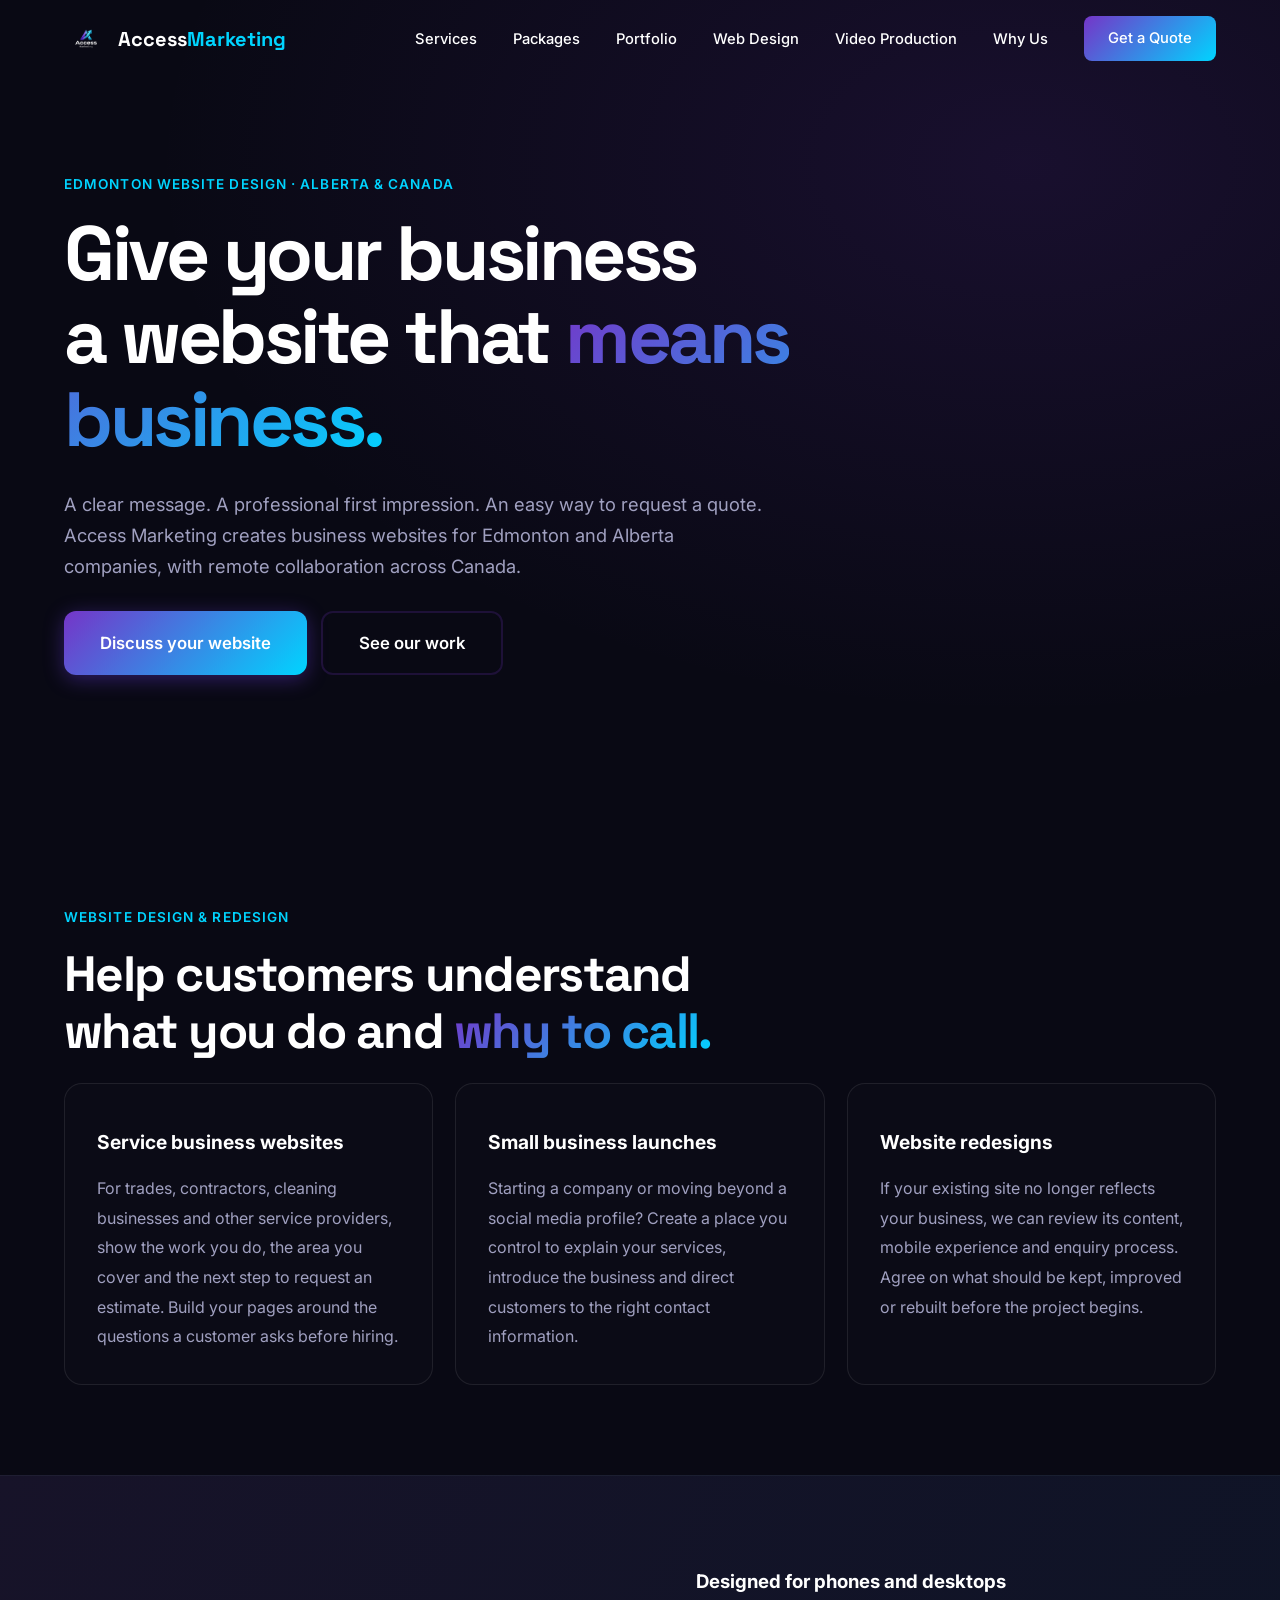
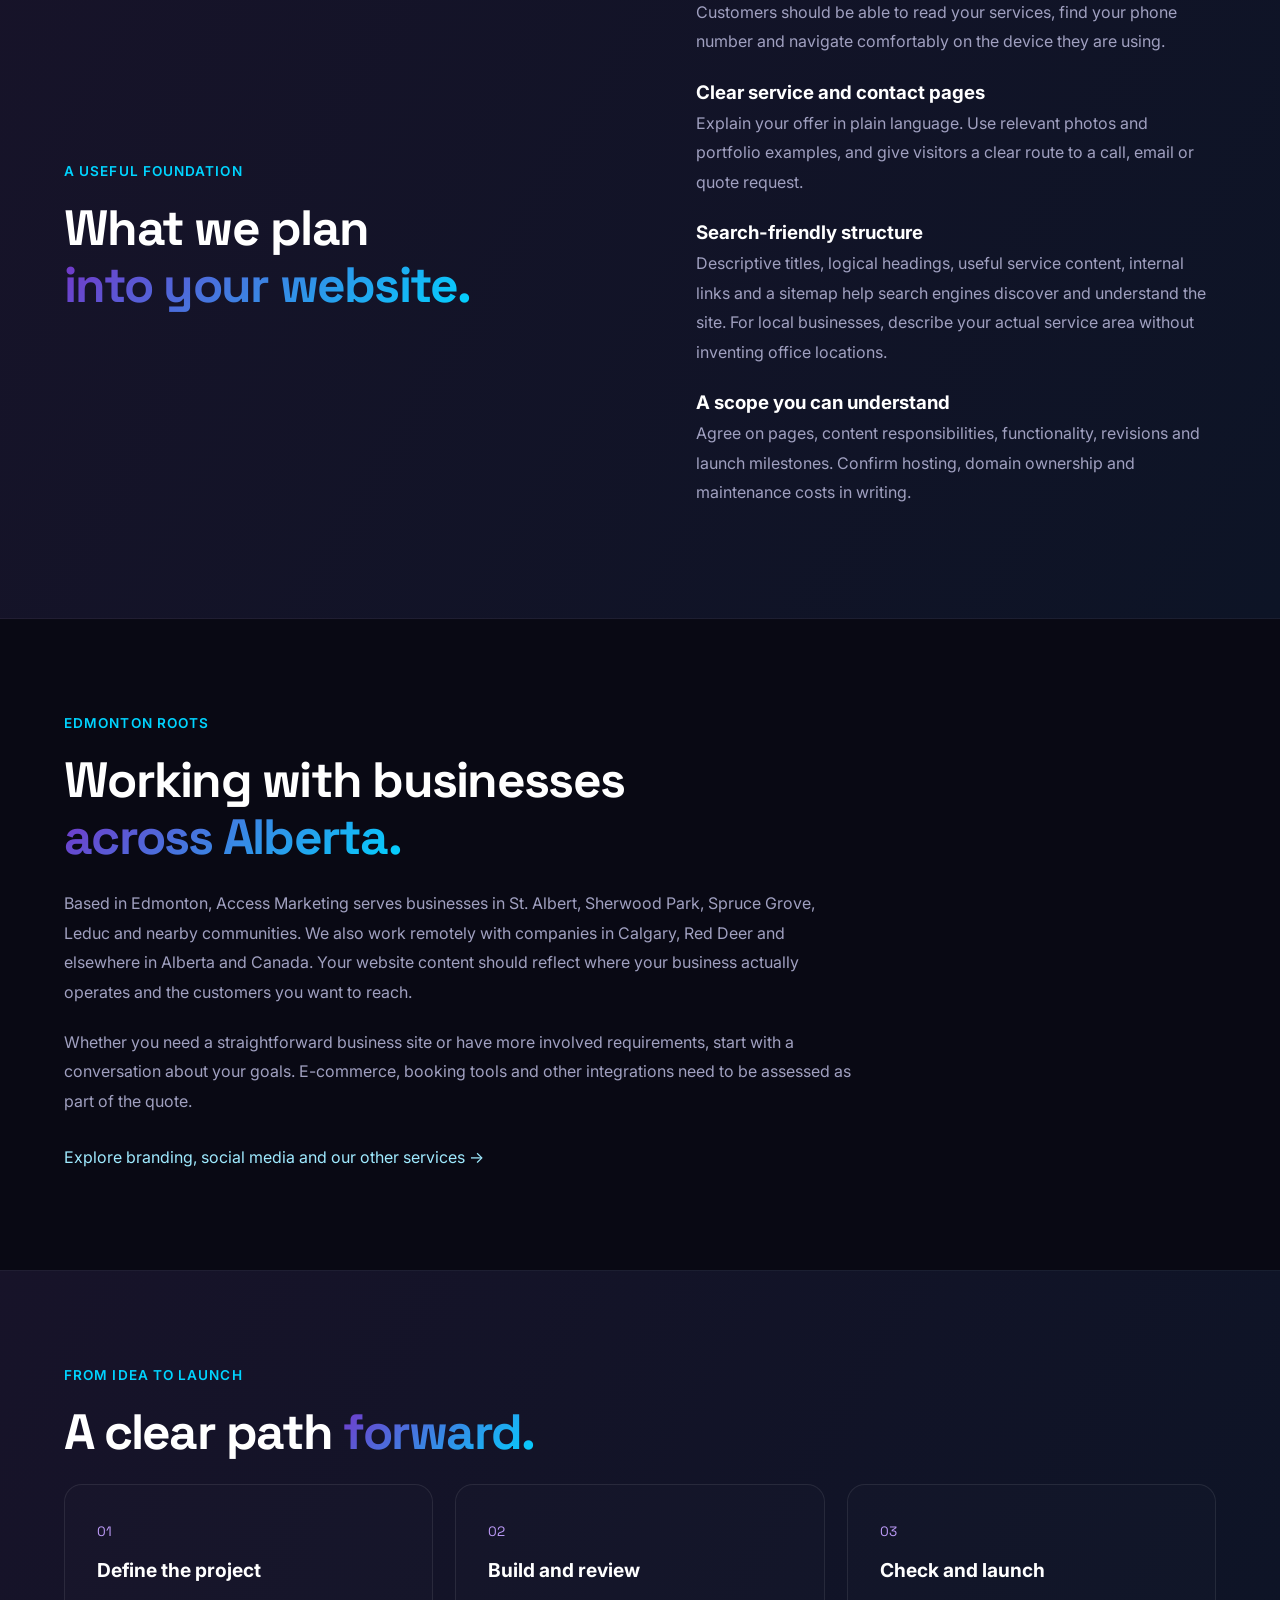
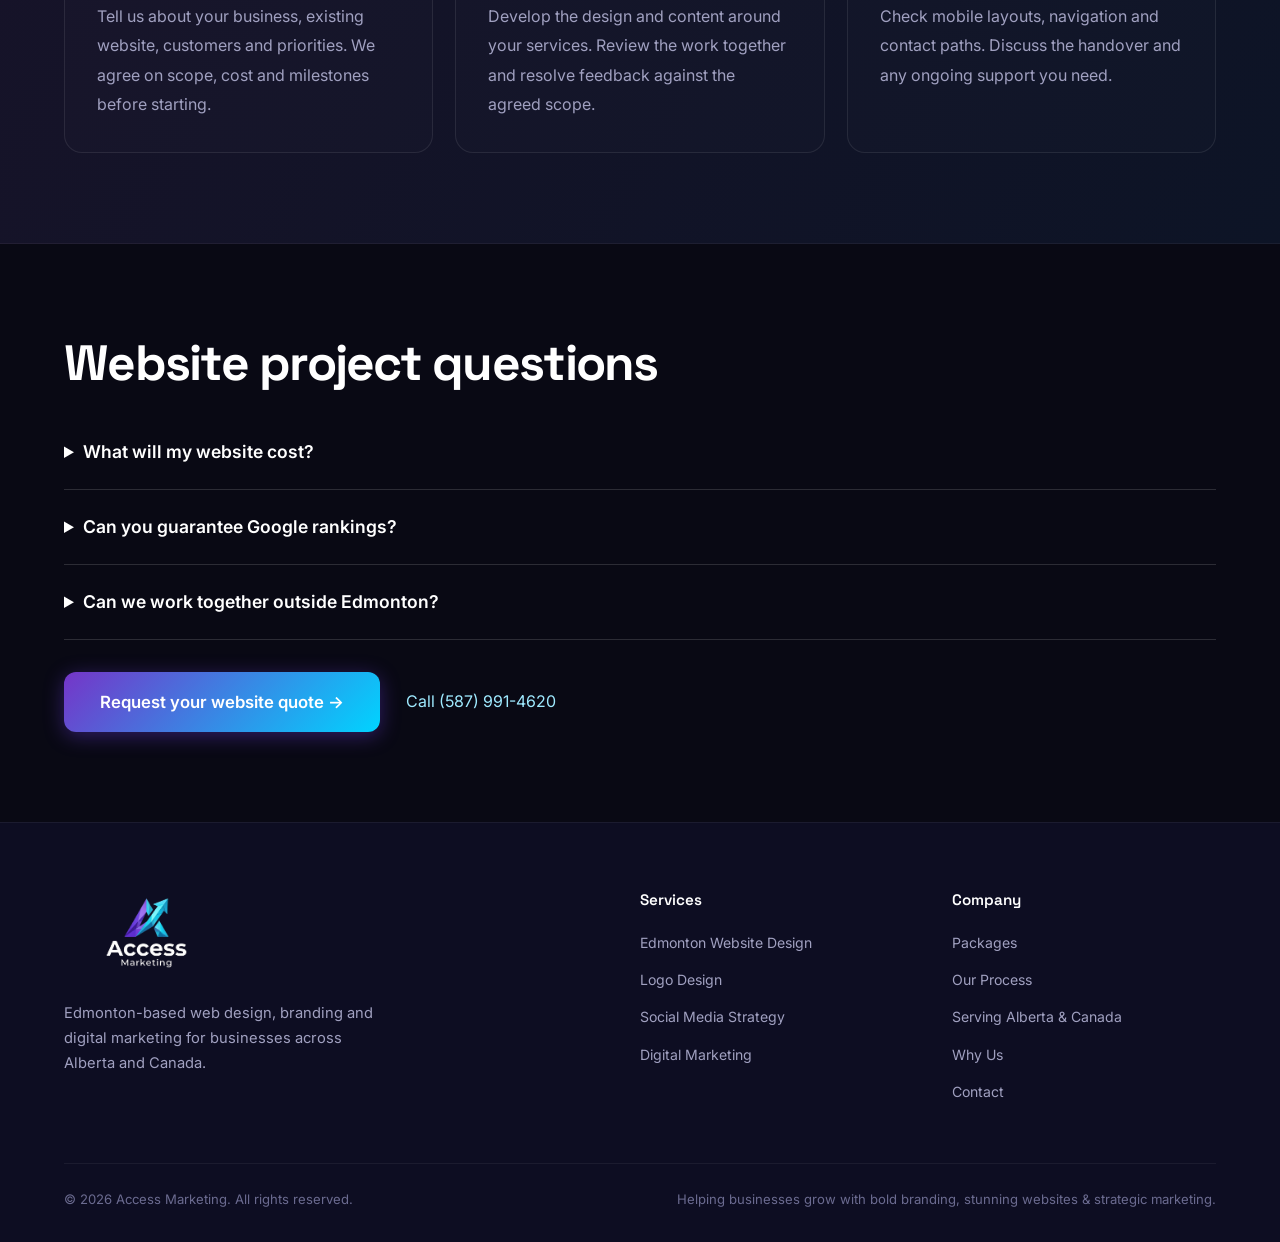
<file: web-design-edmonton.html>
<!DOCTYPE html>
<html lang="en">
<head>
  <meta charset="UTF-8">
  <meta name="viewport" content="width=device-width, initial-scale=1.0">

  <!-- Primary SEO -->
  <title>Website Design Edmonton & Alberta | Access Marketing</title>
  <meta name="description" content="Business website design and redesign in Edmonton and across Alberta. Mobile-friendly websites, clear service pages and quote enquiry paths. Talk to Access Marketing.">
  <link rel="canonical" href="https://accessmarketing.ca/web-design-edmonton.html">

  <!-- Favicon -->
  <link rel="icon" type="image/png" sizes="32x32" href="favicon-32.png">
  <link rel="apple-touch-icon" sizes="180x180" href="apple-touch-icon.png">

  <!-- Open Graph (Facebook, LinkedIn, iMessage previews) -->
  <meta property="og:type" content="website">
  <meta property="og:url" content="https://accessmarketing.ca/web-design-edmonton.html">
  <meta property="og:title" content="Website Design Edmonton & Alberta | Access Marketing">
  <meta property="og:description" content="Business website design and redesign in Edmonton and across Alberta. Mobile-friendly websites, clear service pages and quote enquiry paths. Talk to Access Marketing.">
  <meta property="og:image" content="https://accessmarketing.ca/accesslogo.png">
  <meta property="og:site_name" content="Access Marketing">
  <meta property="og:locale" content="en_CA">

  <!-- Twitter / X Card -->
  <meta name="twitter:card" content="summary">
  <meta name="twitter:title" content="Website Design Edmonton & Alberta | Access Marketing">
  <meta name="twitter:description" content="Business website design and redesign in Edmonton and across Alberta. Mobile-friendly websites, clear service pages and quote enquiry paths. Talk to Access Marketing.">
  <meta name="twitter:image" content="https://accessmarketing.ca/accesslogo.png">

  <!-- Local Business Structured Data -->
  <script type="application/ld+json">{
  "@context": "https://schema.org",
  "@type": "Organization",
  "@id": "https://accessmarketing.ca/#organization",
  "name": "Access Marketing",
  "url": "https://accessmarketing.ca/",
  "logo": "https://accessmarketing.ca/accesslogo.png",
  "description": "Web design, branding and digital marketing for Edmonton and Alberta small businesses. Edmonton-based, serving Canada. Explore our work and request a website quote.",
  "telephone": "+15879914620",
  "email": "jeffkiers@outlook.com",
  "address": {
    "@type": "PostalAddress",
    "addressLocality": "Edmonton",
    "addressRegion": "AB",
    "addressCountry": "CA"
  },
  "areaServed": [
    {
      "@type": "City",
      "name": "Edmonton"
    },
    {
      "@type": "AdministrativeArea",
      "name": "Alberta"
    },
    {
      "@type": "Country",
      "name": "Canada"
    }
  ]
}</script>

  <link rel="preconnect" href="https://fonts.googleapis.com">
  <link rel="preconnect" href="https://fonts.gstatic.com" crossorigin>
  <link href="https://fonts.googleapis.com/css2?family=Inter:wght@300;400;500;600;700;800;900&family=Space+Grotesk:wght@400;500;600;700&display=swap" rel="stylesheet">
  <link rel="stylesheet" href="styles.css">
<script type="application/ld+json">{"@context":"https://schema.org","@type":"Service","name":"Business Website Design in Edmonton and Alberta","serviceType":"Website design and development","url":"https://accessmarketing.ca/web-design-edmonton.html","provider":{"@id":"https://accessmarketing.ca/#organization"},"areaServed":[{"@type":"City","name":"Edmonton"},{"@type":"AdministrativeArea","name":"Alberta"},{"@type":"Country","name":"Canada"}],"description":"Business website design and redesign in Edmonton and across Alberta. Mobile-friendly websites, clear service pages and quote enquiry paths. Talk to Access Marketing."}</script></head>
<body>
  <a class="skip-link" href="#web-design">Skip to content</a>
  <!-- Navigation -->
  <nav class="navbar" id="navbar">
    <div class="container nav-container">
      <a href="index.html" class="logo">
        <img src="accesslogo.png" alt="Access Marketing" class="logo-emblem">
        <span class="logo-text">Access<span class="logo-accent">Marketing</span></span>
      </a>
      <ul class="nav-links" id="navLinks">
        <li><a href="index.html#services">Services</a></li>
        <li><a href="index.html#packages">Packages</a></li>
        <li><a href="portfolio.html">Portfolio</a></li>
        <li><a href="web-design-edmonton.html">Web Design</a></li>
        <li><a href="index.html#video-production">Video Production</a></li>
        <li><a href="index.html#why-us">Why Us</a></li>
        <li><a href="index.html#contact" class="btn btn-nav">Get a Quote</a></li>
      </ul>
      <button class="mobile-toggle" id="mobileToggle" aria-label="Toggle menu" aria-expanded="false" aria-controls="navLinks">
        <span></span>
        <span></span>
        <span></span>
      </button>
    </div>
  </nav>

<main id="web-design"><header class="service-hero"><div class="container"><span class="section-tag">Edmonton website design · Alberta & Canada</span><h1>Give your business<br>a website that <span class="gradient-text">means business.</span></h1><p>A clear message. A professional first impression. An easy way to request a quote. Access Marketing creates business websites for Edmonton and Alberta companies, with remote collaboration across Canada.</p><div class="hero-actions"><a class="btn btn-primary btn-lg" href="index.html#contact">Discuss your website</a><a class="btn btn-outline btn-lg" href="portfolio.html">See our work</a></div></div></header>
<section class="business-section"><div class="container"><span class="section-tag">Website design & redesign</span><h2>Help customers understand<br>what you do and <span class="gradient-text">why to call.</span></h2><div class="business-grid"><article><h3>Service business websites</h3><p>For trades, contractors, cleaning businesses and other service providers, show the work you do, the area you cover and the next step to request an estimate. Build your pages around the questions a customer asks before hiring.</p></article><article><h3>Small business launches</h3><p>Starting a company or moving beyond a social media profile? Create a place you control to explain your services, introduce the business and direct customers to the right contact information.</p></article><article><h3>Website redesigns</h3><p>If your existing site no longer reflects your business, we can review its content, mobile experience and enquiry process. Agree on what should be kept, improved or rebuilt before the project begins.</p></article></div></div></section>
<section class="business-section local-section"><div class="container"><div class="business-intro"><div><span class="section-tag">A useful foundation</span><h2>What we plan<br><span class="gradient-text">into your website.</span></h2></div><div><h3>Designed for phones and desktops</h3><p>Customers should be able to read your services, find your phone number and navigate comfortably on the device they are using.</p><h3>Clear service and contact pages</h3><p>Explain your offer in plain language. Use relevant photos and portfolio examples, and give visitors a clear route to a call, email or quote request.</p><h3>Search-friendly structure</h3><p>Descriptive titles, logical headings, useful service content, internal links and a sitemap help search engines discover and understand the site. For local businesses, describe your actual service area without inventing office locations.</p><h3>A scope you can understand</h3><p>Agree on pages, content responsibilities, functionality, revisions and launch milestones. Confirm hosting, domain ownership and maintenance costs in writing.</p></div></div></div></section>
<section class="business-section"><div class="container"><span class="section-tag">Edmonton roots</span><h2>Working with businesses<br><span class="gradient-text">across Alberta.</span></h2><p class="reading-width">Based in Edmonton, Access Marketing serves businesses in St. Albert, Sherwood Park, Spruce Grove, Leduc and nearby communities. We also work remotely with companies in Calgary, Red Deer and elsewhere in Alberta and Canada. Your website content should reflect where your business actually operates and the customers you want to reach.</p><p class="reading-width">Whether you need a straightforward business site or have more involved requirements, start with a conversation about your goals. E-commerce, booking tools and other integrations need to be assessed as part of the quote.</p><a class="text-link" href="index.html#services">Explore branding, social media and our other services →</a></div></section>
<section class="business-section local-section"><div class="container"><span class="section-tag">From idea to launch</span><h2>A clear path <span class="gradient-text">forward.</span></h2><div class="business-grid"><article><span class="card-number">01</span><h3>Define the project</h3><p>Tell us about your business, existing website, customers and priorities. We agree on scope, cost and milestones before starting.</p></article><article><span class="card-number">02</span><h3>Build and review</h3><p>Develop the design and content around your services. Review the work together and resolve feedback against the agreed scope.</p></article><article><span class="card-number">03</span><h3>Check and launch</h3><p>Check mobile layouts, navigation and contact paths. Discuss the handover and any ongoing support you need.</p></article></div></div></section>
<section class="business-section"><div class="container faq-wrap"><h2>Website project questions</h2><details><summary>What will my website cost?</summary><p>Every quote depends on scope. Page count, content, functionality and integrations all affect cost. We will explain the project price and any separate ongoing charges before you commit.</p></details><details><summary>Can you guarantee Google rankings?</summary><p>No. A well-structured website is a foundation for search visibility, but rankings depend on many factors and take time. We focus on useful content and sound technical work.</p></details><details><summary>Can we work together outside Edmonton?</summary><p>Yes. Website and branding projects can be handled remotely across Alberta and Canada. Any on-location production work needs separate planning.</p></details><div class="section-actions"><a class="btn btn-primary btn-lg" href="index.html#contact">Request your website quote →</a><a class="text-link" href="tel:+15879914620">Call (587) 991-4620</a></div></div></section></main>
<!-- Footer -->
  <footer class="footer">
    <div class="container">
      <div class="footer-content">
        <div class="footer-brand">
          <a href="#" class="footer-logo-link">
            <img src="accesslogo.png" alt="Access Marketing" class="footer-logo-img">
          </a>
          <p>Edmonton-based web design, branding and digital marketing for businesses across Alberta and Canada.</p>
        </div>
        <div class="footer-links">
          <h4>Services</h4>
          <ul>
            <li><a href="web-design-edmonton.html">Edmonton Website Design</a></li>
            <li><a href="index.html#services">Logo Design</a></li>
            <li><a href="index.html#services">Social Media Strategy</a></li>
            <li><a href="index.html#services">Digital Marketing</a></li>
          </ul>
        </div>
        <div class="footer-links">
          <h4>Company</h4>
          <ul>
            <li><a href="index.html#packages">Packages</a></li>
            <li><a href="index.html#process">Our Process</a></li><li><a href="index.html#alberta">Serving Alberta & Canada</a></li>
            <li><a href="index.html#why-us">Why Us</a></li>
            <li><a href="index.html#contact">Contact</a></li>
          </ul>
        </div>
      </div>
      <div class="footer-bottom">
        <p>&copy; 2026 Access Marketing. All rights reserved.</p>
        <p>Helping businesses grow with bold branding, stunning websites & strategic marketing.</p>
      </div>
    </div>
  </footer>

  <script src="script.js"></script>
</body>
</html>
</file>
<file: styles.css>
/* Business website refresh */
.skip-link{position:fixed;top:-100px;left:20px;z-index:2000;background:#fff;color:#15152a;padding:12px 20px;border-radius:8px}.skip-link:focus{top:12px}
:focus-visible{outline:3px solid #00d4ff;outline-offset:5px}
.business-preview{width:100%;background:linear-gradient(150deg,#252048,#111127);border:1px solid #6c5498;border-radius:24px;box-shadow:0 30px 90px #0005;transform:rotate(2deg);overflow:hidden}
.preview-top{display:flex;align-items:center;gap:10px;border-bottom:1px solid #ffffff1c;padding:20px 24px;color:#c2bad7;font-size:.8rem}.preview-top>span:last-child{margin-left:auto}.preview-dot{width:8px;height:8px;background:#b29aff;border-radius:50%}.preview-body{padding:38px}.preview-kicker{color:#b9a2f7;letter-spacing:.12em;font-size:.7rem;font-weight:700}.preview-body h2{font:700 clamp(2.5rem,4vw,3.7rem)/1.07 var(--font-display);letter-spacing:-.05em;margin:22px 0}.preview-body p{color:#c3bfd4;margin-bottom:25px}.preview-features{display:grid;gap:12px;margin-top:32px;color:#e4deef;font-size:.85rem}.preview-features span{border-top:1px solid #ffffff19;padding-top:12px}.preview-footer{background:#ffffff06;padding:16px 24px;font-size:.8rem;color:#c3bfd4}
.business-section{padding:90px 0}.business-section h2{font:700 clamp(2rem,4vw,3.1rem)/1.15 var(--font-display);letter-spacing:-.035em;margin-bottom:24px}.business-intro{display:grid;grid-template-columns:1.1fr 1fr;gap:60px;align-items:center;margin-bottom:36px}.business-intro p,.business-grid p,.reading-width{color:var(--text-secondary);font-size:1rem;line-height:1.85;margin-bottom:20px}.business-grid{display:grid;grid-template-columns:repeat(3,minmax(0,1fr));gap:22px}.business-grid article{padding:32px;border:1px solid #ffffff15;border-radius:18px;background:#ffffff03}.business-grid h3{font-size:1.2rem;margin:10px 0 15px}.business-grid p{margin:0}.card-number{font-family:var(--font-display);color:#bc9af7;font-size:.85rem}.section-actions{display:flex;align-items:center;gap:26px;flex-wrap:wrap;margin-top:32px}.section-actions>span{color:var(--text-secondary);font-size:.85rem}.text-link{color:#9feaff;display:inline-block;padding:8px 0}.text-link:hover{text-decoration:underline}.local-section{background:linear-gradient(120deg,#171329,#0d1426);border-block:1px solid #ffffff0c}.local-section .business-intro{margin-bottom:0}.faq-wrap{max-width:850px}.faq-wrap details{border-bottom:1px solid #ffffff24;padding:22px 0}.faq-wrap summary{font-size:1.1rem;font-weight:600;cursor:pointer}.faq-wrap details p{color:var(--text-secondary);margin-top:16px;max-width:720px}.form-note{font-size:.85rem;color:var(--text-secondary);margin:12px 0 24px}.contact-form label{display:block;font-size:.85rem;color:#ddd9e9;margin-bottom:7px}.service-hero{padding:170px 0 90px;background:radial-gradient(ellipse at 80% 20%,#7535c825,transparent 60%)}.service-hero h1{font:700 clamp(2.5rem,6vw,5rem)/1.08 var(--font-display);letter-spacing:-.045em;max-width:1000px}.service-hero p{max-width:700px;color:var(--text-secondary);font-size:1.15rem;margin:28px 0}.reading-width{max-width:800px}
@media(min-width:769px){.hero-headline{font-size:clamp(2.7rem,4.6vw,4.6rem)!important}.hero-split{gap:48px!important}.hero-right{min-width:0}.nav-links{gap:20px}.nav-links a{font-size:.85rem}}
@media(max-width:768px){.business-section{padding:60px 0}.business-intro,.business-grid{grid-template-columns:1fr;gap:22px}.business-preview{transform:none;max-width:500px;margin:auto}.preview-body{padding:28px}.service-hero{padding:130px 0 60px}.hero-proof{gap:12px!important}.proof-item strong{font-size:1rem!important}.proof-item span{font-size:.7rem!important}}
@media(prefers-reduced-motion:reduce){*,*::before,*::after{animation:none!important;transition:none!important;scroll-behavior:auto!important}[data-aos]{opacity:1!important;transform:none!important}}

/* ===== VARIABLES ===== */
:root {
  --primary: #7535C8;
  --primary-light: #9A55DC;
  --primary-dark: #5A20A8;
  --accent: #00D4FF;
  --accent-2: #FF6B6B;
  --bg-dark: #090914;
  --bg-section: #0D0D22;
  --bg-card: #131328;
  --bg-card-hover: #191938;
  --text-primary: #FFFFFF;
  --text-secondary: #A0A0C0;
  --text-muted: #6B6B90;
  --border: rgba(117, 53, 200, 0.2);
  --border-light: rgba(255, 255, 255, 0.06);
  --gradient-primary: linear-gradient(135deg, #7535C8, #00D4FF);
  --gradient-accent: linear-gradient(135deg, #FF6B6B, #7535C8);
  --shadow-sm: 0 2px 8px rgba(0, 0, 0, 0.3);
  --shadow-md: 0 8px 32px rgba(0, 0, 0, 0.4);
  --shadow-lg: 0 16px 64px rgba(0, 0, 0, 0.5);
  --shadow-glow: 0 0 40px rgba(117, 53, 200, 0.3);
  --radius-sm: 8px;
  --radius-md: 12px;
  --radius-lg: 20px;
  --radius-xl: 28px;
  --font-primary: 'Inter', -apple-system, BlinkMacSystemFont, sans-serif;
  --font-display: 'Space Grotesk', 'Inter', sans-serif;
  --transition: 0.3s cubic-bezier(0.4, 0, 0.2, 1);
}

/* ===== RESET ===== */
*, *::before, *::after {
  margin: 0;
  padding: 0;
  box-sizing: border-box;
}

html {
  scroll-behavior: smooth;
  scroll-padding-top: 80px;
}

body {
  font-family: var(--font-primary);
  background: var(--bg-dark);
  color: var(--text-primary);
  line-height: 1.7;
  overflow-x: hidden;
  -webkit-font-smoothing: antialiased;
}

a {
  text-decoration: none;
  color: inherit;
  transition: var(--transition);
}

ul { list-style: none; }

img {
  max-width: 100%;
  display: block;
}

/* ===== UTILITY ===== */
.container {
  max-width: 1200px;
  margin: 0 auto;
  padding: 0 24px;
}

.gradient-text {
  background: var(--gradient-primary);
  -webkit-background-clip: text;
  -webkit-text-fill-color: transparent;
  background-clip: text;
}

.section-header {
  text-align: center;
  max-width: 680px;
  margin: 0 auto 64px;
}

.section-tag {
  display: inline-block;
  font-size: 0.85rem;
  font-weight: 600;
  letter-spacing: 0.08em;
  text-transform: uppercase;
  color: var(--accent);
  margin-bottom: 16px;
}

.section-header h2 {
  font-family: var(--font-display);
  font-size: clamp(2rem, 4vw, 2.75rem);
  font-weight: 700;
  line-height: 1.2;
  margin-bottom: 16px;
}

.section-header p {
  font-size: 1.1rem;
  color: var(--text-secondary);
}

/* ===== BUTTONS ===== */
.btn {
  display: inline-flex;
  align-items: center;
  justify-content: center;
  gap: 8px;
  font-family: var(--font-primary);
  font-weight: 600;
  font-size: 0.95rem;
  padding: 12px 28px;
  border-radius: var(--radius-sm);
  border: none;
  cursor: pointer;
  transition: var(--transition);
  white-space: nowrap;
}

.btn-primary {
  background: var(--gradient-primary);
  color: #fff;
  box-shadow: 0 4px 20px rgba(108, 60, 225, 0.4);
}

.btn-primary:hover {
  transform: translateY(-2px);
  box-shadow: 0 8px 30px rgba(108, 60, 225, 0.5);
}

.btn-outline {
  background: transparent;
  color: var(--text-primary);
  border: 2px solid var(--border);
}

.btn-outline:hover {
  border-color: var(--primary-light);
  background: rgba(108, 60, 225, 0.1);
}

.btn-lg {
  padding: 16px 36px;
  font-size: 1.05rem;
  border-radius: var(--radius-md);
}

.btn-block {
  width: 100%;
}

.btn-nav {
  background: var(--gradient-primary);
  color: #fff;
  padding: 10px 24px;
  border-radius: var(--radius-sm);
}

.btn-nav:hover {
  transform: translateY(-1px);
  box-shadow: 0 4px 20px rgba(108, 60, 225, 0.4);
}

/* ===== NAVBAR ===== */
.navbar {
  position: fixed;
  top: 0;
  left: 0;
  right: 0;
  z-index: 1000;
  padding: 16px 0;
  transition: var(--transition);
  background: transparent;
}

.navbar.scrolled {
  background: rgba(10, 10, 26, 0.92);
  backdrop-filter: blur(20px);
  -webkit-backdrop-filter: blur(20px);
  border-bottom: 1px solid var(--border-light);
  padding: 12px 0;
}

.nav-container {
  display: flex;
  align-items: center;
  justify-content: space-between;
}

.logo {
  display: flex;
  align-items: center;
  gap: 10px;
  font-family: var(--font-display);
  font-weight: 700;
  font-size: 1.25rem;
}

.logo-emblem {
  width: 44px;
  height: 44px;
  object-fit: contain;
  border-radius: 0;
  transition: var(--transition);
}

.logo:hover .logo-emblem {
  transform: scale(1.05);
  filter: drop-shadow(0 0 8px rgba(117, 53, 200, 0.6));
}

.logo-accent {
  color: var(--accent);
}

.nav-links {
  display: flex;
  align-items: center;
  gap: 36px;
}

.nav-links a {
  font-size: 0.92rem;
  font-weight: 500;
  color: var(--text-primary);
}

.nav-links a:not(.btn):hover {
  color: var(--accent);
}

.nav-links .btn-primary {
  color: #fff !important;
}

.mobile-toggle {
  display: none;
  flex-direction: column;
  gap: 5px;
  background: none;
  border: none;
  cursor: pointer;
  padding: 4px;
}

.mobile-toggle span {
  width: 24px;
  height: 2px;
  background: var(--text-primary);
  border-radius: 2px;
  transition: var(--transition);
}

/* ===== HERO ===== */
.hero {
  position: relative;
  min-height: 100vh;
  display: flex;
  align-items: center;
  padding: 120px 0 80px;
  overflow: hidden;
}

/* Background */
.hero-bg {
  position: absolute;
  inset: 0;
  pointer-events: none;
  overflow: hidden;
}

.hero-glow {
  position: absolute;
  width: 800px;
  height: 800px;
  border-radius: 50%;
  background: radial-gradient(circle, rgba(117, 53, 200, 0.16) 0%, transparent 65%);
  top: -200px;
  right: -150px;
}

.hero-dots {
  position: absolute;
  inset: 0;
  background-image: radial-gradient(circle, rgba(117, 53, 200, 0.22) 1px, transparent 1px);
  background-size: 26px 26px;
  mask-image: linear-gradient(to right, transparent 0%, black 25%, black 75%, transparent 100%);
  -webkit-mask-image: linear-gradient(to right, transparent 0%, black 25%, black 75%, transparent 100%);
  opacity: 0.55;
}

.hero-slash {
  position: absolute;
  top: 0;
  right: 0;
  width: 52%;
  height: 100%;
  background: linear-gradient(150deg, transparent 45%, rgba(117, 53, 200, 0.05) 100%);
  border-left: 1px solid rgba(117, 53, 200, 0.07);
}

/* Split grid */
.hero-split {
  display: grid;
  grid-template-columns: 55% 1fr;
  gap: 48px;
  align-items: center;
  position: relative;
  z-index: 1;
}

/* LEFT */
.hero-left {
  display: flex;
  flex-direction: column;
  align-items: flex-start;
}

.hero-eyebrow {
  display: flex;
  align-items: center;
  gap: 10px;
  font-size: 0.72rem;
  font-weight: 600;
  letter-spacing: 0.14em;
  text-transform: uppercase;
  color: var(--text-muted);
  margin-bottom: 28px;
  animation: fadeInUp 0.7s ease both;
}

.eyebrow-dot {
  width: 8px;
  height: 8px;
  border-radius: 50%;
  background: var(--accent);
  box-shadow: 0 0 14px var(--accent);
  flex-shrink: 0;
  animation: dotPulse 2.5s ease-in-out infinite;
}

@keyframes dotPulse {
  0%, 100% { box-shadow: 0 0 14px var(--accent); opacity: 1; }
  50% { box-shadow: 0 0 6px var(--accent); opacity: 0.65; }
}

.hero-headline {
  font-family: var(--font-display);
  font-weight: 800;
  line-height: 1.05;
  letter-spacing: -0.02em;
  margin-bottom: 28px;
  animation: fadeInUp 0.7s ease 0.1s both;
}

.hl-1, .hl-2, .hl-3 {
  display: block;
}

.hl-1 {
  font-size: clamp(2.6rem, 4.8vw, 4.4rem);
  color: var(--text-primary);
  font-weight: 700;
}

.hl-2 {
  font-size: clamp(2.6rem, 4.8vw, 4.4rem);
  color: var(--text-primary);
  font-weight: 800;
}

.hl-3 {
  font-size: clamp(2.8rem, 5.2vw, 4.8rem);
  font-weight: 900;
  letter-spacing: -0.03em;
}

.hero-sub {
  font-size: clamp(0.95rem, 1.6vw, 1.1rem);
  color: var(--text-secondary);
  max-width: 480px;
  line-height: 1.75;
  margin-bottom: 36px;
  animation: fadeInUp 0.7s ease 0.2s both;
}

.hero-actions {
  display: flex;
  gap: 14px;
  flex-wrap: wrap;
  margin-bottom: 48px;
  animation: fadeInUp 0.7s ease 0.3s both;
}

/* Proof stats */
.hero-proof {
  display: flex;
  align-items: center;
  gap: 24px;
  animation: fadeInUp 0.7s ease 0.4s both;
}

.proof-item {
  display: flex;
  flex-direction: column;
  gap: 3px;
}

.proof-item strong {
  font-size: 1.3rem;
  font-weight: 800;
  font-family: var(--font-display);
  color: var(--text-primary);
  line-height: 1;
}

.proof-item span {
  font-size: 0.7rem;
  color: var(--text-muted);
  font-weight: 500;
  text-transform: uppercase;
  letter-spacing: 0.06em;
}

.proof-divider {
  width: 1px;
  height: 34px;
  background: var(--border-light);
  flex-shrink: 0;
}

/* RIGHT — Cards */
.hero-right {
  position: relative;
  display: flex;
  justify-content: center;
  align-items: center;
  animation: fadeInUp 0.7s ease 0.25s both;
}

.hero-cards {
  position: relative;
  width: 100%;
  max-width: 360px;
  margin: 30px 0;
}

/* Main dashboard card */
.hc-main {
  background: rgba(19, 19, 40, 0.92);
  backdrop-filter: blur(24px);
  -webkit-backdrop-filter: blur(24px);
  border: 1px solid rgba(117, 53, 200, 0.28);
  border-radius: var(--radius-xl);
  overflow: hidden;
  box-shadow: 0 24px 80px rgba(0, 0, 0, 0.55), 0 0 0 1px rgba(255,255,255,0.03);
}

.hc-header {
  display: flex;
  align-items: center;
  gap: 10px;
  padding: 13px 16px;
  border-bottom: 1px solid rgba(255,255,255,0.05);
  background: rgba(255,255,255,0.025);
}

.hc-dots {
  display: flex;
  gap: 5px;
}

.hc-dots span {
  width: 9px;
  height: 9px;
  border-radius: 50%;
}

.hc-dots span:nth-child(1) { background: rgba(255, 95, 87, 0.8); }
.hc-dots span:nth-child(2) { background: rgba(255, 189, 46, 0.8); }
.hc-dots span:nth-child(3) { background: rgba(39, 201, 63, 0.8); }

.hc-label {
  font-size: 0.75rem;
  font-weight: 600;
  color: var(--text-secondary);
  flex: 1;
}

.hc-live {
  display: flex;
  align-items: center;
  gap: 5px;
  font-size: 0.7rem;
  font-weight: 600;
  color: #4ade80;
}

.hc-live span {
  width: 6px;
  height: 6px;
  border-radius: 50%;
  background: #4ade80;
  animation: dotPulse 2s ease infinite;
}

.hc-body {
  padding: 18px 16px;
  display: flex;
  flex-direction: column;
  gap: 14px;
}

.hc-metric {
  display: flex;
  flex-direction: column;
  gap: 6px;
}

.hc-metric-info {
  display: flex;
  justify-content: space-between;
  align-items: center;
}

.hc-metric-name {
  font-size: 0.78rem;
  color: var(--text-secondary);
}

.hc-metric-val {
  font-size: 0.82rem;
  font-weight: 700;
  color: var(--accent);
}

.hc-bar {
  height: 5px;
  background: rgba(255,255,255,0.07);
  border-radius: 999px;
  overflow: hidden;
}

.hc-bar-fill {
  height: 100%;
  width: var(--w);
  background: var(--gradient-primary);
  border-radius: 999px;
}

.hc-sparkline {
  height: 52px;
  margin-top: 2px;
  opacity: 0.75;
}

.hc-sparkline svg {
  width: 100%;
  height: 100%;
}

/* Floating mini-cards */
.hc-float {
  position: absolute;
  background: rgba(13, 13, 34, 0.96);
  backdrop-filter: blur(20px);
  -webkit-backdrop-filter: blur(20px);
  border: 1px solid rgba(117, 53, 200, 0.35);
  border-radius: var(--radius-lg);
  padding: 11px 15px;
  box-shadow: 0 12px 40px rgba(0,0,0,0.5), 0 0 0 1px rgba(255,255,255,0.03);
  display: flex;
  align-items: center;
  gap: 10px;
  white-space: nowrap;
  z-index: 10;
}

.hc-float-spots {
  top: -22px;
  right: -24px;
  animation: cardFloat 4s ease-in-out infinite;
}

.hc-float-icon {
  font-size: 1.1rem;
}

.hc-float strong {
  display: block;
  font-size: 0.8rem;
  font-weight: 700;
  color: var(--text-primary);
  line-height: 1.2;
}

.hc-float span {
  display: block;
  font-size: 0.68rem;
  color: var(--text-muted);
}

.hc-float-price {
  bottom: -22px;
  left: -24px;
  flex-direction: column;
  align-items: flex-start;
  gap: 1px;
  animation: cardFloat 5s ease-in-out infinite reverse;
}

.hc-price-from {
  font-size: 0.65rem;
  color: var(--text-muted);
  font-weight: 500;
  text-transform: uppercase;
  letter-spacing: 0.08em;
}

.hc-price-num {
  font-size: 1.5rem;
  font-weight: 900;
  font-family: var(--font-display);
  background: var(--gradient-primary);
  -webkit-background-clip: text;
  -webkit-text-fill-color: transparent;
  background-clip: text;
  line-height: 1;
}

@keyframes cardFloat {
  0%, 100% { transform: translateY(0px); }
  50% { transform: translateY(-9px); }
}

/* Scroll indicator */
.hero-scroll {
  position: absolute;
  bottom: 32px;
  left: 50%;
  transform: translateX(-50%);
  animation: bounce 2s infinite;
}

.hero-scroll a {
  color: var(--text-muted);
}

.hero-scroll a:hover {
  color: var(--primary-light);
}

@keyframes bounce {
  0%, 100% { transform: translateX(-50%) translateY(0); }
  50% { transform: translateX(-50%) translateY(8px); }
}

@keyframes fadeInUp {
  from { opacity: 0; transform: translateY(24px); }
  to { opacity: 1; transform: translateY(0); }
}

/* Hero responsive */
@media (max-width: 960px) {
  .hero-split {
    grid-template-columns: 1fr;
    gap: 48px;
    text-align: center;
  }

  .hero-left {
    align-items: center;
    order: 1;
  }

  .hero-right {
    order: 2;
  }

  .hero-sub {
    margin-left: auto;
    margin-right: auto;
  }

  .hero-proof {
    justify-content: center;
  }

  .hero-actions {
    justify-content: center;
  }

  .hero-cards {
    max-width: 340px;
    margin: 30px auto;
  }

  .hero-slash {
    display: none;
  }
}

@media (max-width: 480px) {
  .hl-1, .hl-2 {
    font-size: clamp(2rem, 9vw, 2.8rem);
  }

  .hl-3 {
    font-size: clamp(2.2rem, 9.5vw, 3rem);
  }

  .hero-actions {
    flex-direction: column;
    align-items: center;
    width: 100%;
  }

  .hero-actions .btn {
    width: 100%;
    max-width: 300px;
  }

  .hc-float-spots {
    right: -12px;
  }

  .hc-float-price {
    left: -12px;
  }
}

/* ===== SERVICES ===== */
.services {
  padding: 120px 0;
  background: var(--bg-section);
  position: relative;
}

.services::before {
  content: '';
  position: absolute;
  top: 0;
  left: 0;
  right: 0;
  height: 1px;
  background: linear-gradient(90deg, transparent, var(--border), transparent);
}

.services-grid {
  display: grid;
  grid-template-columns: repeat(auto-fit, minmax(280px, 1fr));
  gap: 24px;
}

.service-card {
  background: var(--bg-card);
  border: 1px solid var(--border-light);
  border-radius: var(--radius-lg);
  padding: 40px 32px;
  transition: var(--transition);
  position: relative;
  overflow: hidden;
}

.service-card::before {
  content: '';
  position: absolute;
  top: 0;
  left: 0;
  right: 0;
  height: 3px;
  background: var(--gradient-primary);
  opacity: 0;
  transition: var(--transition);
}

.service-card:hover {
  border-color: var(--border);
  transform: translateY(-4px);
  box-shadow: var(--shadow-glow);
}

.service-card:hover::before {
  opacity: 1;
}

.service-card.featured {
  border-color: var(--primary);
  background: linear-gradient(135deg, rgba(108, 60, 225, 0.1), rgba(0, 212, 255, 0.05));
}

.service-card.featured::before {
  opacity: 1;
}

.service-badge {
  position: absolute;
  top: 16px;
  right: 16px;
  background: var(--gradient-primary);
  color: #fff;
  font-size: 0.75rem;
  font-weight: 600;
  padding: 4px 12px;
  border-radius: 50px;
}

.service-icon {
  width: 56px;
  height: 56px;
  display: flex;
  align-items: center;
  justify-content: center;
  background: rgba(108, 60, 225, 0.1);
  border-radius: var(--radius-md);
  margin-bottom: 24px;
  color: var(--primary-light);
}

.service-icon svg {
  width: 32px;
  height: 32px;
}

.service-card h3 {
  font-family: var(--font-display);
  font-size: 1.3rem;
  font-weight: 600;
  margin-bottom: 12px;
}

.service-card p {
  color: var(--text-secondary);
  font-size: 0.95rem;
  margin-bottom: 20px;
}

.service-features {
  display: flex;
  flex-direction: column;
  gap: 8px;
}

.service-features li {
  font-size: 0.88rem;
  color: var(--text-secondary);
  padding-left: 20px;
  position: relative;
}

.service-features li::before {
  content: '';
  position: absolute;
  left: 0;
  top: 9px;
  width: 6px;
  height: 6px;
  background: var(--primary-light);
  border-radius: 50%;
}

/* ===== PACKAGES ===== */
.packages {
  padding: 120px 0;
  background: var(--bg-dark);
}

.packages-grid {
  display: grid;
  grid-template-columns: repeat(auto-fit, minmax(320px, 1fr));
  gap: 24px;
  align-items: start;
}

.package-card {
  background: var(--bg-card);
  border: 1px solid var(--border-light);
  border-radius: var(--radius-lg);
  overflow: hidden;
  transition: var(--transition);
  position: relative;
}

.package-card:hover {
  border-color: var(--border);
  transform: translateY(-4px);
  box-shadow: var(--shadow-md);
}

.package-card.popular {
  border-color: var(--primary);
  box-shadow: var(--shadow-glow);
  transform: scale(1.02);
}

.package-card.popular:hover {
  transform: scale(1.02) translateY(-4px);
}

.popular-badge {
  background: var(--gradient-primary);
  color: #fff;
  text-align: center;
  font-size: 0.82rem;
  font-weight: 600;
  padding: 8px;
  letter-spacing: 0.05em;
}

.package-header {
  padding: 32px 32px 0;
}

.package-header h3 {
  font-family: var(--font-display);
  font-size: 1.6rem;
  font-weight: 700;
  margin-bottom: 8px;
}

.package-desc {
  color: var(--text-secondary);
  font-size: 0.92rem;
}

.package-body {
  padding: 24px 32px 32px;
}

.package-features {
  display: flex;
  flex-direction: column;
  gap: 14px;
  margin-bottom: 28px;
}

.package-features li {
  display: flex;
  align-items: flex-start;
  gap: 10px;
  font-size: 0.92rem;
  color: var(--text-secondary);
  line-height: 1.4;
}

.package-features li strong {
  color: var(--accent);
}

.package-features .check {
  width: 20px;
  height: 20px;
  min-width: 20px;
  fill: var(--primary-light);
  margin-top: 1px;
}

.packages-note {
  text-align: center;
  color: var(--text-muted);
  font-size: 0.95rem;
  margin-top: 48px;
}

.packages-note a {
  color: var(--primary-light);
  font-weight: 500;
}

.packages-note a:hover {
  color: var(--accent);
}

/* ===== WHY US ===== */
.why-us {
  padding: 120px 0;
  background: var(--bg-section);
  position: relative;
}

.why-us::before {
  content: '';
  position: absolute;
  top: 0;
  left: 0;
  right: 0;
  height: 1px;
  background: linear-gradient(90deg, transparent, var(--border), transparent);
}

.why-grid {
  display: grid;
  grid-template-columns: repeat(auto-fit, minmax(260px, 1fr));
  gap: 24px;
}

.why-card {
  padding: 40px 32px;
  background: var(--bg-card);
  border: 1px solid var(--border-light);
  border-radius: var(--radius-lg);
  transition: var(--transition);
}

.why-card:hover {
  border-color: var(--border);
  transform: translateY(-4px);
  box-shadow: var(--shadow-md);
}

.why-number {
  font-family: var(--font-display);
  font-size: 2.5rem;
  font-weight: 800;
  background: var(--gradient-primary);
  -webkit-background-clip: text;
  -webkit-text-fill-color: transparent;
  background-clip: text;
  opacity: 0.5;
  margin-bottom: 16px;
}

.why-card h3 {
  font-family: var(--font-display);
  font-size: 1.2rem;
  font-weight: 600;
  margin-bottom: 12px;
}

.why-card p {
  color: var(--text-secondary);
  font-size: 0.95rem;
}

/* ===== PROCESS ===== */
.process {
  padding: 120px 0;
  background: var(--bg-dark);
}

.process-timeline {
  max-width: 700px;
  margin: 0 auto;
  position: relative;
}

.process-timeline::before {
  content: '';
  position: absolute;
  left: 28px;
  top: 0;
  bottom: 0;
  width: 2px;
  background: linear-gradient(to bottom, var(--primary), var(--accent));
  opacity: 0.3;
}

.process-step {
  display: flex;
  gap: 24px;
  margin-bottom: 48px;
  position: relative;
}

.process-step:last-child {
  margin-bottom: 0;
}

.step-marker {
  width: 56px;
  height: 56px;
  min-width: 56px;
  display: flex;
  align-items: center;
  justify-content: center;
  background: var(--bg-card);
  border: 2px solid var(--primary);
  border-radius: 50%;
  font-family: var(--font-display);
  font-size: 1.1rem;
  font-weight: 700;
  color: var(--primary-light);
  position: relative;
  z-index: 1;
}

.step-content {
  padding-top: 8px;
}

.step-content h3 {
  font-family: var(--font-display);
  font-size: 1.2rem;
  font-weight: 600;
  margin-bottom: 8px;
}

.step-content p {
  color: var(--text-secondary);
  font-size: 0.95rem;
}

/* ===== VIDEO BANNER ===== */
.video-banner {
  padding: 120px 0;
  background: var(--bg-section);
  position: relative;
  overflow: hidden;
}

.video-banner::before {
  content: '';
  position: absolute;
  top: 0;
  left: 0;
  right: 0;
  height: 1px;
  background: linear-gradient(90deg, transparent, var(--border), transparent);
}

.video-banner-content {
  display: grid;
  grid-template-columns: 1fr 1fr;
  gap: 64px;
  align-items: center;
}

.video-text .section-tag {
  margin-bottom: 16px;
}

.video-text h2 {
  font-family: var(--font-display);
  font-size: clamp(1.8rem, 3.5vw, 2.5rem);
  font-weight: 700;
  line-height: 1.2;
  margin-bottom: 20px;
}

.video-text p {
  color: var(--text-secondary);
  font-size: 1.05rem;
  margin-bottom: 32px;
}

.video-highlights {
  display: flex;
  flex-direction: column;
  gap: 16px;
}

.video-highlight {
  display: flex;
  align-items: center;
  gap: 12px;
  font-size: 0.95rem;
  font-weight: 500;
}

.video-highlight svg {
  width: 20px;
  height: 20px;
  color: var(--accent);
}

.video-mockups {
  display: flex;
  gap: 24px;
  justify-content: center;
  align-items: flex-start;
}

.phone-mockup {
  width: 200px;
  background: #16162c;
  border-radius: 28px;
  padding: 8px;
  border: 2px solid rgba(255, 255, 255, 0.1);
  box-shadow: var(--shadow-lg);
}

.phone-mockup.phone-2 {
  margin-top: 40px;
}

.phone-screen {
  border-radius: 20px;
  overflow: hidden;
  background: #090914;
}

.phone-content {
  aspect-ratio: 9/16;
  display: flex;
  flex-direction: column;
}

.phone-header-bar {
  display: flex;
  align-items: center;
  gap: 6px;
  padding: 12px 14px;
  font-size: 0.78rem;
  font-weight: 600;
  color: #fff;
}

.phone-content.ig {
  background: linear-gradient(180deg, #833AB4 0%, #C13584 50%, #E1306C 100%);
}

.phone-content.tiktok {
  background: linear-gradient(180deg, #010101 0%, #25F4EE 50%, #FE2C55 100%);
}

.reel-icon, .tiktok-note {
  display: flex;
  align-items: center;
}

.reel-icon svg, .tiktok-note svg {
  width: 14px;
  height: 14px;
}

.phone-body-placeholder {
  flex: 1;
  display: flex;
  flex-direction: column;
  align-items: center;
  justify-content: center;
  gap: 12px;
  font-size: 0.82rem;
  font-weight: 500;
  color: rgba(255, 255, 255, 0.9);
}

.play-circle {
  width: 48px;
  height: 48px;
  border-radius: 50%;
  background: rgba(255, 255, 255, 0.2);
  backdrop-filter: blur(4px);
  display: flex;
  align-items: center;
  justify-content: center;
}

.play-circle svg {
  width: 20px;
  height: 20px;
  fill: #fff;
  margin-left: 2px;
}

.phone-engagement {
  display: flex;
  justify-content: center;
  gap: 24px;
  padding: 14px;
  background: rgba(0, 0, 0, 0.3);
}

.engagement-icon {
  display: flex;
  align-items: center;
  gap: 6px;
  font-size: 0.72rem;
  font-weight: 600;
  color: #fff;
}

.engagement-icon svg {
  width: 16px;
  height: 16px;
}

/* ===== CONTACT ===== */
.contact {
  padding: 120px 0;
  background: var(--bg-dark);
}

.contact-wrapper {
  display: grid;
  grid-template-columns: 1fr 1fr;
  gap: 64px;
  align-items: start;
}

.contact-info h2 {
  font-family: var(--font-display);
  font-size: clamp(1.8rem, 3.5vw, 2.5rem);
  font-weight: 700;
  line-height: 1.2;
  margin-bottom: 16px;
}

.contact-info > p {
  color: var(--text-secondary);
  font-size: 1.05rem;
  margin-bottom: 36px;
}

.contact-details {
  display: flex;
  flex-direction: column;
  gap: 24px;
  margin-bottom: 36px;
}

.contact-item {
  display: flex;
  gap: 16px;
  align-items: flex-start;
}

.contact-item svg {
  width: 24px;
  height: 24px;
  min-width: 24px;
  color: var(--primary-light);
  margin-top: 2px;
}

.contact-item strong {
  display: block;
  font-size: 0.88rem;
  font-weight: 600;
  margin-bottom: 2px;
}

.contact-item span {
  color: var(--text-secondary);
  font-size: 0.92rem;
}

.social-links {
  display: flex;
  gap: 12px;
}

.social-links a {
  width: 44px;
  height: 44px;
  display: flex;
  align-items: center;
  justify-content: center;
  background: var(--bg-card);
  border: 1px solid var(--border-light);
  border-radius: var(--radius-sm);
  color: var(--text-secondary);
  transition: var(--transition);
}

.social-links a:hover {
  color: var(--text-primary);
  border-color: var(--primary);
  background: rgba(108, 60, 225, 0.1);
}

.social-links a svg {
  width: 20px;
  height: 20px;
}

/* Contact Form */
.contact-form {
  display: flex;
  flex-direction: column;
  gap: 16px;
  background: var(--bg-card);
  border: 1px solid var(--border-light);
  border-radius: var(--radius-lg);
  padding: 40px;
}

.form-group input,
.form-group select,
.form-group textarea {
  width: 100%;
  background: var(--bg-dark);
  border: 1px solid var(--border-light);
  border-radius: var(--radius-sm);
  padding: 14px 18px;
  font-family: var(--font-primary);
  font-size: 0.95rem;
  color: var(--text-primary);
  transition: var(--transition);
  outline: none;
}

.form-group input::placeholder,
.form-group textarea::placeholder {
  color: var(--text-muted);
}

.form-group select {
  appearance: none;
  background-image: url("data:image/svg+xml,%3Csvg width='12' height='8' viewBox='0 0 12 8' fill='none' xmlns='http://www.w3.org/2000/svg'%3E%3Cpath d='M1 1.5L6 6.5L11 1.5' stroke='%236B6B90' stroke-width='2' stroke-linecap='round' stroke-linejoin='round'/%3E%3C/svg%3E");
  background-repeat: no-repeat;
  background-position: right 16px center;
  padding-right: 40px;
}

.form-group select option {
  background: var(--bg-card);
  color: var(--text-primary);
}

.form-group input:focus,
.form-group select:focus,
.form-group textarea:focus {
  border-color: var(--primary);
  box-shadow: 0 0 0 3px rgba(108, 60, 225, 0.15);
}

.form-group textarea {
  resize: vertical;
  min-height: 100px;
}

.contact-form .btn {
  margin-top: 8px;
}

/* ===== FOOTER ===== */
.footer {
  padding: 64px 0 32px;
  background: var(--bg-section);
  border-top: 1px solid var(--border-light);
}

.footer-content {
  display: grid;
  grid-template-columns: 2fr 1fr 1fr;
  gap: 48px;
  margin-bottom: 48px;
}

.footer-logo-link {
  display: inline-block;
}

.footer-logo-img {
  height: 90px;
  width: auto;
  object-fit: contain;
  transition: var(--transition);
}

.footer-logo-link:hover .footer-logo-img {
  transform: scale(1.05);
  filter: drop-shadow(0 0 10px rgba(117, 53, 200, 0.6));
}

.footer-brand p {
  color: var(--text-secondary);
  font-size: 0.92rem;
  margin-top: 16px;
  max-width: 320px;
}

.footer-links h4 {
  font-family: var(--font-display);
  font-size: 0.95rem;
  font-weight: 600;
  margin-bottom: 16px;
}

.footer-links li {
  margin-bottom: 10px;
}

.footer-links a {
  color: var(--text-secondary);
  font-size: 0.88rem;
}

.footer-links a:hover {
  color: var(--primary-light);
}

.footer-bottom {
  border-top: 1px solid var(--border-light);
  padding-top: 24px;
  display: flex;
  justify-content: space-between;
  flex-wrap: wrap;
  gap: 8px;
}

.footer-bottom p {
  color: var(--text-muted);
  font-size: 0.82rem;
}

/* ===== PORTFOLIO PAGE ===== */
.portfolio-hero {
  position: relative;
  padding: 160px 0 80px;
  text-align: center;
  overflow: hidden;
}

.portfolio-hero h1 {
  font-family: var(--font-display);
  font-size: clamp(2.2rem, 5vw, 3.5rem);
  font-weight: 800;
  line-height: 1.1;
  margin-bottom: 16px;
}

.portfolio-hero-sub {
  font-size: clamp(1rem, 2vw, 1.15rem);
  color: var(--text-secondary);
  max-width: 600px;
  margin: 0 auto 40px;
}

.portfolio-filter {
  display: flex;
  justify-content: center;
  gap: 8px;
  flex-wrap: wrap;
}

.filter-btn {
  background: var(--bg-card);
  border: 1px solid var(--border-light);
  color: var(--text-secondary);
  font-family: var(--font-primary);
  font-size: 0.88rem;
  font-weight: 500;
  padding: 10px 24px;
  border-radius: 50px;
  cursor: pointer;
  transition: var(--transition);
}

.filter-btn:hover {
  border-color: var(--border);
  color: var(--text-primary);
}

.filter-btn.active {
  background: var(--gradient-primary);
  border-color: transparent;
  color: #fff;
}

/* Portfolio Sections */
.portfolio-section {
  padding: 80px 0;
  background: var(--bg-dark);
}

.portfolio-section-alt {
  background: var(--bg-section);
  position: relative;
}

.portfolio-section-alt::before {
  content: '';
  position: absolute;
  top: 0;
  left: 0;
  right: 0;
  height: 1px;
  background: linear-gradient(90deg, transparent, var(--border), transparent);
}

.portfolio-section-header {
  display: flex;
  align-items: flex-start;
  gap: 20px;
  margin-bottom: 48px;
}

.portfolio-section-icon {
  width: 52px;
  height: 52px;
  min-width: 52px;
  display: flex;
  align-items: center;
  justify-content: center;
  background: rgba(108, 60, 225, 0.1);
  border-radius: var(--radius-md);
  color: var(--primary-light);
}

.portfolio-section-icon svg {
  width: 26px;
  height: 26px;
}

.portfolio-section-header h2 {
  font-family: var(--font-display);
  font-size: clamp(1.5rem, 3vw, 2rem);
  font-weight: 700;
  line-height: 1.2;
  margin-bottom: 4px;
}

.portfolio-section-header p {
  color: var(--text-secondary);
  font-size: 0.95rem;
}

/* Portfolio Grid */
.portfolio-grid {
  display: grid;
  gap: 24px;
}

.social-grid {
  grid-template-columns: repeat(auto-fill, minmax(280px, 1fr));
}

.video-grid {
  grid-template-columns: repeat(auto-fill, minmax(220px, 1fr));
}

.website-grid {
  grid-template-columns: repeat(auto-fill, minmax(360px, 1fr));
}

.logo-grid {
  grid-template-columns: repeat(4, 1fr);
  max-width: 1200px;
  margin: 0 auto;
}

/* Logo Portfolio Items */
.portfolio-logo-wrap {
  aspect-ratio: 1 / 1;
  display: flex;
  align-items: center;
  justify-content: center;
  background: radial-gradient(circle at 50% 50%, #16162c 0%, #090914 100%);
  border-bottom: 1px solid var(--border-light);
  padding: 40px;
  overflow: hidden;
  position: relative;
}

.portfolio-logo-wrap::before {
  content: '';
  position: absolute;
  inset: 0;
  background:
    radial-gradient(ellipse at 30% 20%, rgba(108, 60, 225, 0.08) 0%, transparent 60%),
    radial-gradient(ellipse at 70% 80%, rgba(0, 212, 255, 0.06) 0%, transparent 60%);
  pointer-events: none;
}

.portfolio-logo-img {
  width: 75%;
  height: 75%;
  object-fit: contain;
  border-radius: 12px;
  transition: transform 0.4s ease;
  position: relative;
  z-index: 1;
  filter: drop-shadow(0 4px 24px rgba(0, 0, 0, 0.4));
}

.portfolio-item:hover .portfolio-logo-img {
  transform: scale(1.08);
}

/* Portfolio Items */
.portfolio-item {
  background: var(--bg-card);
  border: 1px solid var(--border-light);
  border-radius: var(--radius-lg);
  overflow: hidden;
  transition: var(--transition);
}

.portfolio-item:hover {
  border-color: var(--border);
  transform: translateY(-4px);
  box-shadow: var(--shadow-md);
}

/* Placeholders */
.portfolio-placeholder {
  aspect-ratio: 1 / 1;
  display: flex;
  flex-direction: column;
  align-items: center;
  justify-content: center;
  gap: 16px;
  background: rgba(108, 60, 225, 0.04);
  border-bottom: 1px solid var(--border-light);
  color: var(--text-muted);
  position: relative;
}

.portfolio-placeholder.portrait {
  aspect-ratio: 9 / 14;
}

/* Instagram Reel embed */
.ig-reel-embed {
  position: relative;
  width: 100%;
  aspect-ratio: 9 / 16;
  overflow: hidden;
  border-radius: var(--radius-lg) var(--radius-lg) 0 0;
  background: #000;
}

.ig-reel-embed iframe {
  position: absolute;
  top: 0;
  left: 0;
  width: 100%;
  height: 100%;
  border: none;
}

.portfolio-placeholder.landscape {
  aspect-ratio: 16 / 10;
  padding-top: 32px;
}

.portfolio-placeholder svg {
  width: 48px;
  height: 48px;
  opacity: 0.3;
}

.portfolio-placeholder span {
  font-size: 0.82rem;
  font-weight: 500;
  opacity: 0.5;
}

/* Video play overlay */
.video-play-overlay {
  width: 56px;
  height: 56px;
  border-radius: 50%;
  background: rgba(108, 60, 225, 0.3);
  display: flex;
  align-items: center;
  justify-content: center;
  backdrop-filter: blur(4px);
  transition: var(--transition);
}

.video-play-overlay svg {
  width: 22px;
  height: 22px;
  opacity: 0.7;
  fill: #fff;
  margin-left: 3px;
}

.portfolio-item:hover .video-play-overlay {
  background: rgba(108, 60, 225, 0.5);
  transform: scale(1.1);
}

/* Video Production & Testimonials */
.production-grid {
  grid-template-columns: repeat(3, 1fr);
}

.production-placeholder {
  min-height: 260px;
  background: radial-gradient(ellipse at 50% 50%, #16162c 0%, #090914 100%);
  position: relative;
}

.production-placeholder::before {
  content: '';
  position: absolute;
  inset: 0;
  background:
    radial-gradient(ellipse at 20% 30%, rgba(108, 60, 225, 0.1) 0%, transparent 50%),
    radial-gradient(ellipse at 80% 70%, rgba(0, 212, 255, 0.07) 0%, transparent 50%);
  pointer-events: none;
}

.production-play {
  width: 64px;
  height: 64px;
  border: 2px solid rgba(255, 255, 255, 0.3);
}

.production-play svg {
  width: 28px;
  height: 28px;
}

.production-tag {
  background: linear-gradient(135deg, var(--primary), var(--primary-light));
  color: #fff;
}

.testimonial-tag {
  background: linear-gradient(135deg, var(--accent), #00b8d9);
  color: #0A0A1A;
  font-weight: 700;
}

/* Browser mockup bar */
.browser-mockup-bar {
  position: absolute;
  top: 0;
  left: 0;
  right: 0;
  display: flex;
  align-items: center;
  gap: 6px;
  padding: 10px 14px;
  background: rgba(0, 0, 0, 0.3);
  border-bottom: 1px solid var(--border-light);
}

.browser-mockup-bar .dot {
  width: 8px;
  height: 8px;
  border-radius: 50%;
  background: var(--text-muted);
  opacity: 0.4;
}

.browser-mockup-bar .url-bar {
  flex: 1;
  font-size: 0.68rem;
  color: var(--text-muted);
  opacity: 0.5;
  margin-left: 8px;
}

/* Live website preview */
.website-preview-link {
  display: block;
  text-decoration: none;
  color: inherit;
}

.website-live-preview {
  aspect-ratio: 16 / 10;
  position: relative;
  overflow: hidden;
  border-bottom: 1px solid var(--border-light);
  background: #090914;
}

.website-live-preview .browser-mockup-bar {
  z-index: 2;
  background: rgba(13, 13, 26, 0.9);
  backdrop-filter: blur(8px);
}

.website-iframe {
  position: absolute;
  top: 0;
  left: 0;
  width: 200%;
  height: 200%;
  transform: scale(0.5);
  transform-origin: top left;
  border: none;
  pointer-events: none;
}

/* Jeff's Junk Removal — iframe-blocked site styled preview */
.jjr-preview {
  cursor: pointer;
  display: flex;
  flex-direction: column;
}

.jjr-preview-body {
  flex: 1;
  display: flex;
  flex-direction: column;
  align-items: center;
  justify-content: center;
  gap: 14px;
  padding: 24px;
  background: linear-gradient(135deg, #0f1a2e 0%, #0a1520 100%);
}

.jjr-preview-icon {
  color: #f59e0b;
  opacity: 0.9;
}

.jjr-preview-text {
  text-align: center;
  display: flex;
  flex-direction: column;
  gap: 4px;
}

.jjr-preview-text strong {
  font-size: 1rem;
  font-weight: 800;
  font-family: var(--font-display);
  color: #fff;
  letter-spacing: -0.01em;
}

.jjr-preview-text span {
  font-size: 0.75rem;
  color: rgba(255,255,255,0.45);
  font-weight: 500;
}

.jjr-preview-cta {
  font-size: 0.75rem;
  font-weight: 700;
  color: #f59e0b;
  padding: 5px 14px;
  border: 1px solid rgba(245, 158, 11, 0.35);
  border-radius: 50px;
  letter-spacing: 0.04em;
}

.website-preview-link:hover .jjr-preview-cta {
  background: rgba(245, 158, 11, 0.12);
}

.coming-soon-badge {
  margin-left: auto;
  font-size: 0.6rem;
  font-weight: 700;
  text-transform: uppercase;
  letter-spacing: 0.06em;
  padding: 3px 10px;
  border-radius: 20px;
  background: linear-gradient(135deg, var(--primary), var(--accent));
  color: #fff;
}

/* Captions */
.portfolio-caption {
  padding: 20px;
}

.portfolio-caption h4 {
  font-family: var(--font-display);
  font-size: 1rem;
  font-weight: 600;
  margin-bottom: 4px;
}

.portfolio-caption p {
  color: var(--text-muted);
  font-size: 0.85rem;
}

.video-meta {
  margin-bottom: 8px;
}

.platform-tag {
  display: inline-block;
  font-size: 0.7rem;
  font-weight: 600;
  padding: 3px 10px;
  border-radius: 50px;
  letter-spacing: 0.03em;
}

.ig-tag {
  background: linear-gradient(135deg, rgba(131, 58, 180, 0.2), rgba(225, 48, 108, 0.2));
  color: #E1306C;
}

.tt-tag {
  background: rgba(37, 244, 238, 0.1);
  color: #25F4EE;
}

.portfolio-link {
  display: inline-flex;
  align-items: center;
  gap: 6px;
  font-size: 0.85rem;
  font-weight: 500;
  color: var(--primary-light);
  margin-top: 10px;
}

.portfolio-link:hover {
  color: var(--accent);
}

/* CTA Section */
.portfolio-cta {
  padding: 80px 0;
  background: var(--bg-section);
}

.cta-card {
  text-align: center;
  background: linear-gradient(135deg, rgba(108, 60, 225, 0.12), rgba(0, 212, 255, 0.06));
  border: 1px solid var(--border);
  border-radius: var(--radius-xl);
  padding: 64px 40px;
}

.cta-card h2 {
  font-family: var(--font-display);
  font-size: clamp(1.8rem, 3.5vw, 2.5rem);
  font-weight: 700;
  margin-bottom: 12px;
}

.cta-card p {
  color: var(--text-secondary);
  font-size: 1.05rem;
  max-width: 500px;
  margin: 0 auto 32px;
}

.cta-actions {
  display: flex;
  gap: 16px;
  justify-content: center;
  flex-wrap: wrap;
}

/* Portfolio responsive */
@media (max-width: 768px) {
  .portfolio-hero {
    padding: 130px 0 60px;
  }

  .portfolio-section-header {
    flex-direction: column;
    gap: 12px;
  }

  .logo-grid {
    grid-template-columns: 1fr;
    max-width: 400px;
  }

  .social-grid {
    grid-template-columns: repeat(auto-fill, minmax(240px, 1fr));
  }

  .video-grid {
    grid-template-columns: repeat(auto-fill, minmax(180px, 1fr));
  }

  .production-grid {
    grid-template-columns: 1fr;
    max-width: 600px;
    margin: 0 auto;
  }

  .website-grid {
    grid-template-columns: 1fr;
  }

  .cta-card {
    padding: 48px 24px;
  }
}

@media (max-width: 480px) {
  .social-grid {
    grid-template-columns: 1fr 1fr;
  }

  .video-grid {
    grid-template-columns: 1fr 1fr;
  }

  .cta-actions {
    flex-direction: column;
    align-items: center;
  }

  .cta-actions .btn {
    width: 100%;
    max-width: 280px;
  }
}

/* ===== SCROLL ANIMATIONS ===== */
[data-aos] {
  opacity: 0;
  transform: translateY(24px);
  transition: opacity 0.6s ease, transform 0.6s ease;
}

[data-aos].visible {
  opacity: 1;
  transform: translateY(0);
}

/* ===== PREMIUM VIDEO PRODUCTION ===== */
.video-production {
  padding: 64px 0;
  background: var(--bg-dark);
}

.premium-tag {
  background: linear-gradient(135deg, #9B55DC, #00D4FF) !important;
  -webkit-background-clip: text !important;
  -webkit-text-fill-color: transparent !important;
  background-clip: text !important;
  border: 1px solid rgba(155, 85, 220, 0.3) !important;
  background-color: transparent !important;
  padding: 4px 16px;
  border-radius: 50px;
  display: inline-block;
}

.service-card.premium-video {
  border-color: rgba(155, 85, 220, 0.4);
  background: linear-gradient(135deg, rgba(117, 53, 200, 0.12), rgba(0, 212, 255, 0.04));
}

.premium-badge {
  background: linear-gradient(135deg, #9B55DC, #00D4FF) !important;
}

.service-link {
  display: inline-block;
  margin-top: 16px;
  color: var(--accent);
  font-size: 0.875rem;
  font-weight: 600;
  text-decoration: none;
  transition: var(--transition);
}

.service-link:hover { color: var(--primary-light); }

/* Spotlight card */
.video-spotlight {
  display: grid;
  grid-template-columns: 1fr auto;
  gap: 48px;
  align-items: center;
  background: linear-gradient(135deg, rgba(117, 53, 200, 0.1), rgba(0, 212, 255, 0.05));
  border: 1px solid rgba(117, 53, 200, 0.25);
  border-radius: var(--radius-xl);
  padding: 48px;
}

.video-spotlight-left .section-tag {
  margin-bottom: 16px;
  display: inline-block;
}

.video-spotlight-left h2 {
  font-size: clamp(1.5rem, 3vw, 2.2rem);
  margin-bottom: 14px;
}

.video-spotlight-left p {
  color: var(--text-secondary);
  line-height: 1.7;
  margin-bottom: 24px;
  max-width: 520px;
  font-size: 0.95rem;
}

.video-format-pills {
  display: flex;
  flex-wrap: wrap;
  gap: 10px;
  margin-bottom: 28px;
}

.video-pill {
  font-size: 0.8rem;
  font-weight: 600;
  padding: 6px 14px;
  border-radius: 50px;
  background: rgba(117, 53, 200, 0.15);
  border: 1px solid rgba(117, 53, 200, 0.3);
  color: var(--text-secondary);
}

.video-spotlight-right {
  display: flex;
  flex-direction: column;
  align-items: center;
  gap: 28px;
}

.video-spotlight-icon {
  width: 100px;
  height: 100px;
  background: rgba(117, 53, 200, 0.12);
  border-radius: var(--radius-lg);
  display: flex;
  align-items: center;
  justify-content: center;
  color: var(--accent);
}

.video-spotlight-icon svg { width: 56px; height: 56px; }

.video-spotlight-stats {
  display: flex;
  flex-direction: column;
  gap: 12px;
  text-align: center;
}

.video-stat span {
  display: block;
  font-size: 1.3rem;
  font-weight: 800;
  background: var(--gradient-primary);
  -webkit-background-clip: text;
  -webkit-text-fill-color: transparent;
  background-clip: text;
}

.video-stat p {
  font-size: 0.75rem;
  color: var(--text-muted);
  margin: 0;
}

/* ===== RESPONSIVE ===== */
@media (max-width: 1024px) {
  .video-banner-content {
    grid-template-columns: 1fr;
    text-align: center;
  }

  .video-highlights {
    align-items: center;
  }

  .video-mockups {
    justify-content: center;
  }

  .contact-wrapper {
    grid-template-columns: 1fr;
  }

  .footer-content {
    grid-template-columns: 1fr 1fr;
  }
}

@media (max-width: 1024px) {
  .video-spotlight {
    grid-template-columns: 1fr;
  }

  .video-spotlight-right {
    flex-direction: row;
    justify-content: center;
  }
}

@media (max-width: 768px) {
  .nav-links {
    position: fixed;
    top: 0;
    right: -100%;
    width: 280px;
    height: 100vh;
    background: var(--bg-card);
    flex-direction: column;
    justify-content: center;
    gap: 28px;
    padding: 40px;
    transition: right 0.4s ease;
    box-shadow: -8px 0 30px rgba(0, 0, 0, 0.5);
    border-left: 1px solid var(--border-light);
  }

  .nav-links.open {
    right: 0;
  }

  .nav-links a {
    font-size: 1.1rem;
  }

  .mobile-toggle {
    display: flex;
    z-index: 1001;
  }

  .mobile-toggle.active span:nth-child(1) {
    transform: translateY(7px) rotate(45deg);
  }

  .mobile-toggle.active span:nth-child(2) {
    opacity: 0;
  }

  .mobile-toggle.active span:nth-child(3) {
    transform: translateY(-7px) rotate(-45deg);
  }


  .services-grid {
    grid-template-columns: 1fr;
  }

  .packages-grid {
    grid-template-columns: 1fr;
  }

  .package-card.popular {
    transform: none;
  }

  .package-card.popular:hover {
    transform: translateY(-4px);
  }

  .why-grid {
    grid-template-columns: 1fr;
  }

  .process-timeline::before {
    left: 22px;
  }

  .step-marker {
    width: 44px;
    height: 44px;
    min-width: 44px;
    font-size: 0.95rem;
  }

  .phone-mockup {
    width: 160px;
  }

  .footer-content {
    grid-template-columns: 1fr;
    gap: 32px;
  }

  .footer-bottom {
    flex-direction: column;
    text-align: center;
  }

  .contact-form {
    padding: 28px;
  }
}

@media (max-width: 480px) {
  .video-mockups {
    gap: 12px;
  }

  .phone-mockup {
    width: 140px;
  }
}
</file>
